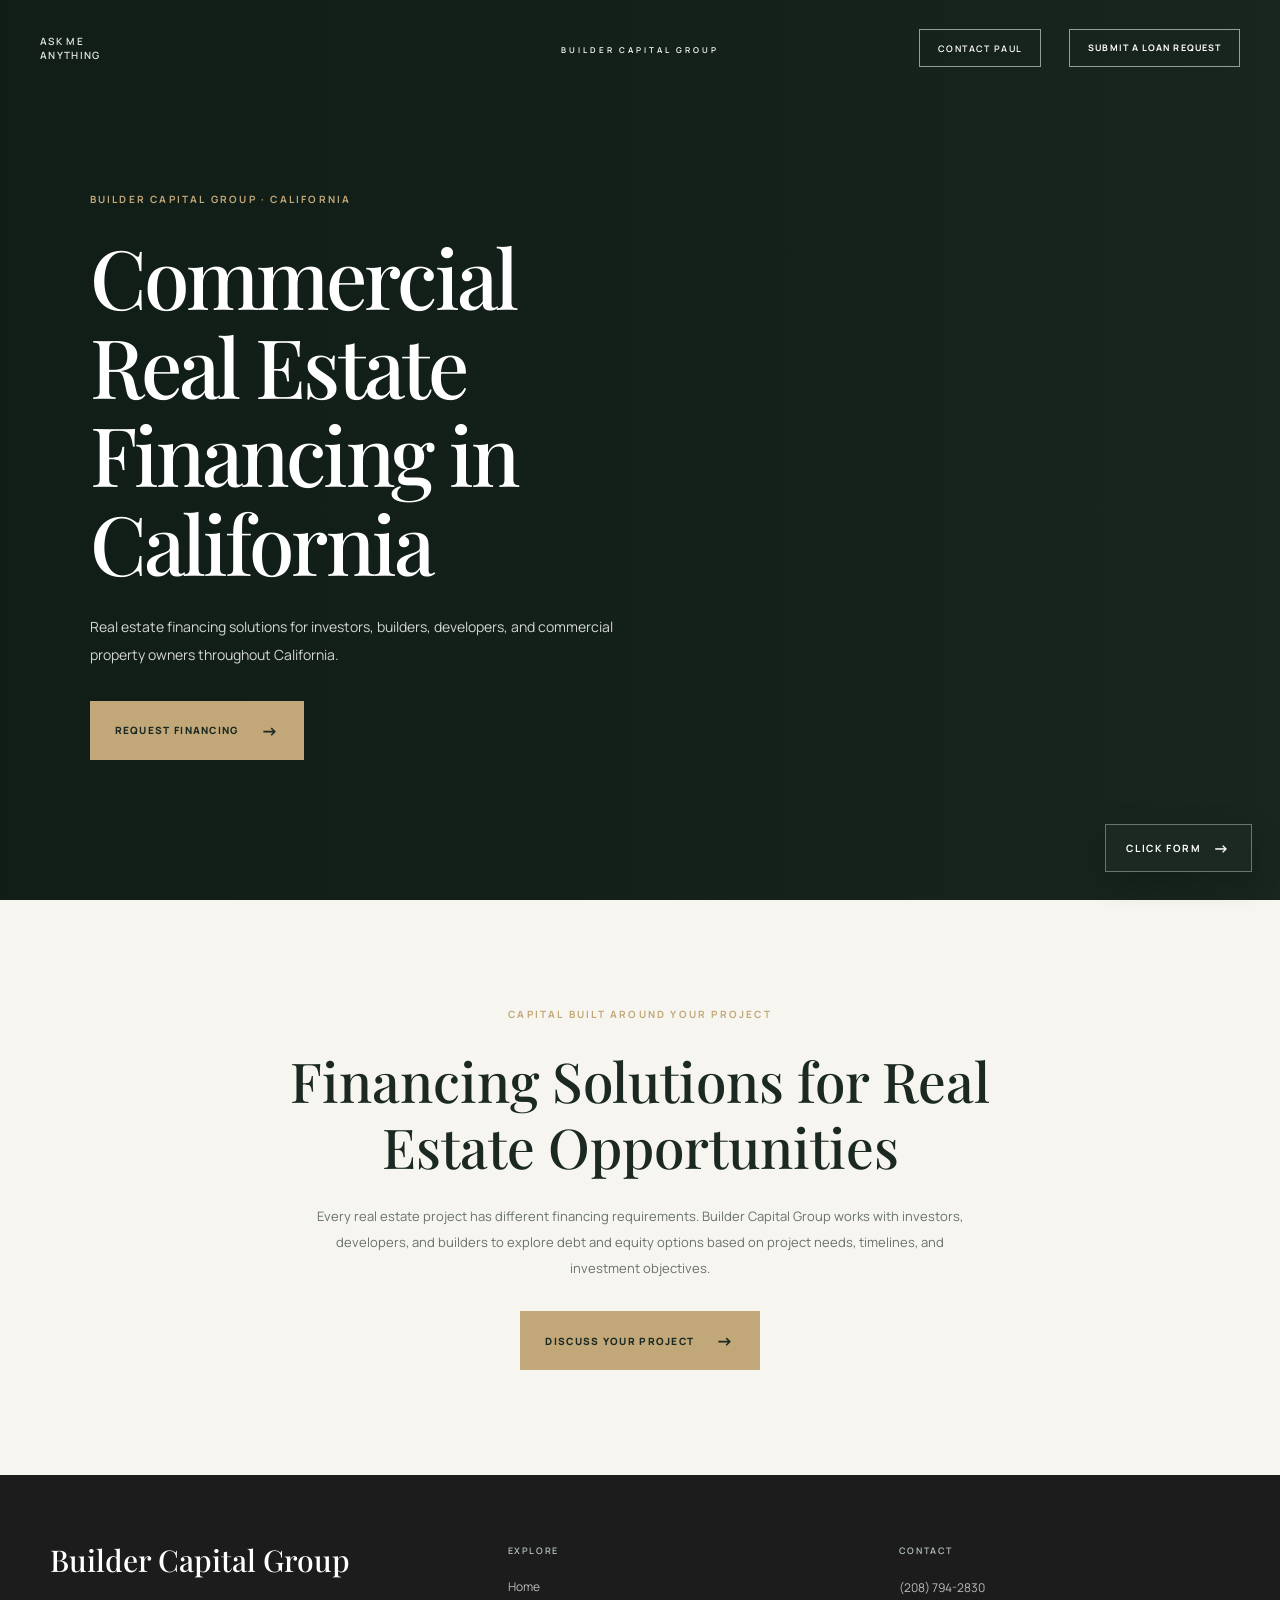
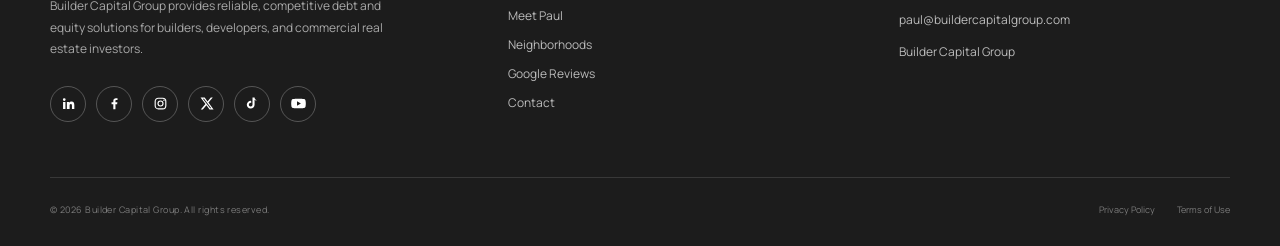
<file: pages/california.html>
<!DOCTYPE html>
<html lang="en">

<head>
    <meta charset="UTF-8">

    <meta
        name="viewport"
        content="width=device-width, initial-scale=1.0"
    >

    <title>
        Commercial Real Estate Financing in California | Builder Capital Group
    </title>

    <meta
        name="description"
        content="Explore commercial real estate financing solutions in California with Builder Capital Group. Connect with Paul Anderson to discuss your project financing needs."
    >

    <!-- GOOGLE FONTS -->
    <link rel="preconnect" href="https://fonts.googleapis.com">

    <link
        rel="preconnect"
        href="https://fonts.gstatic.com"
        crossorigin
    >

    <link
        href="https://fonts.googleapis.com/css2?family=Manrope:wght@400;500;600;700&family=Playfair+Display:wght@500;600&display=swap"
        rel="stylesheet"
    >

    <!-- CSS -->
    <link rel="stylesheet" href="../css/global.css">
    <link rel="stylesheet" href="../css/header.css">
    <link rel="stylesheet" href="../css/california.css">
    <link rel="stylesheet" href="../css/footer.css">

</head>

<body>

    <!-- =====================================
         HEADER
    ====================================== -->

    <header id="site-header">

        <div class="header-inner">

            <div class="header-left">

                <a
                    href="https://link.apisystem.tech/widget/form/OXfkhNZUjvGebsQqkaSK"
                    class="header-link"
                >
                    Ask Me<br>
                    Anything
                </a>

            </div>

            <a
                href="../index.html"
                class="header-logo"
            >
                <span class="header-logo-name"></span>

                <span class="header-logo-subtitle">
                    BUILDER CAPITAL GROUP
                </span>
            </a>

            <div class="header-right">

                <div class="header-dropdown"></div>

                <a
                    href="tel:+12087942830"
                    class="header-contact"
                >
                    Contact Paul
                </a>

                <a
                    href="https://link.apisystem.tech/widget/form/OXfkhNZUjvGebsQqkaSK"
                    class="header-loan-request"
                >
                    Submit a Loan Request
                </a>

            </div>

        </div>

    </header>


    <!-- =====================================
         MAIN
    ====================================== -->

    <main>

        <!-- =====================================
             CALIFORNIA HERO
        ====================================== -->

        <section class="california-hero">

            <video
                class="california-hero-video"
                autoplay
                muted
                loop
                playsinline
                preload="metadata"
                aria-hidden="true"
            >
                <source
                    src="../assets/images/background11.mp4"
                    type="video/mp4"
                >
            </video>

            <div class="california-hero-overlay"></div>

            <div class="california-container">

                <div class="california-hero-content">

                    <p class="california-eyebrow">
                        BUILDER CAPITAL GROUP · CALIFORNIA
                    </p>

                    <h1>
                        Commercial<br>
                        Real Estate<br>
                        Financing in California
                    </h1>

                    <p class="california-hero-description">
                        Real estate financing solutions for
                        investors, builders, developers, and
                        commercial property owners throughout California.
                    </p>

                    <a
                        href="https://link.apisystem.tech/widget/form/OXfkhNZUjvGebsQqkaSK"
                        class="california-button"
                    >
                        REQUEST FINANCING
                        <span>→</span>
                    </a>

                </div>

            </div>

        </section>


        <!-- =====================================
             INTRODUCTION
        ====================================== -->

        <section class="california-intro">

            <div class="california-intro-inner">

                <p class="california-eyebrow">
                    CAPITAL BUILT AROUND YOUR PROJECT
                </p>

                <h2>
                    Financing Solutions for Real Estate Opportunities
                </h2>

                <p>
                    Every real estate project has different financing
                    requirements. Builder Capital Group works with
                    investors, developers, and builders to explore
                    debt and equity options based on project needs,
                    timelines, and investment objectives.
                </p>

                <a
                    href="https://link.apisystem.tech/widget/form/OXfkhNZUjvGebsQqkaSK"
                    class="california-button"
                >
                    DISCUSS YOUR PROJECT
                    <span>→</span>
                </a>

            </div>

        </section>





    <!-- =====================================
         FOOTER
    ====================================== -->

    <footer id="site-footer">

        <div class="footer-inner">

            <div class="footer-top">

                <!-- BRAND -->

                <div class="footer-brand">

                    <a
                        href="../index.html"
                        class="footer-logo"
                    >
                        <span class="footer-logo-name">
                            Builder Capital Group
                        </span>
                    </a>

                    <p class="footer-description">
                        Builder Capital Group provides reliable,
                        competitive debt and equity solutions for
                        builders, developers, and commercial real
                        estate investors.
                    </p>

                    <div class="footer-social">

                        <a
                            href="https://www.linkedin.com/in/boiselender"
                            class="footer-social-link"
                            target="_blank"
                            rel="noopener noreferrer"
                            aria-label="LinkedIn"
                            title="LinkedIn"
                        >
                            <svg viewBox="0 0 24 24" aria-hidden="true">
                                <path d="M5.2 3.5a2.2 2.2 0 1 1-.02 4.4 2.2 2.2 0 0 1 .02-4.4ZM3.3 9.4h3.8v11.3H3.3V9.4Zm6.1 0H13v1.55h.05a4.05 4.05 0 0 1 3.65-2c3.9 0 4.6 2.56 4.6 5.9v5.85h-3.8v-5.18c0-1.24-.02-2.83-1.73-2.83-1.73 0-1.99 1.35-1.99 2.74v5.27H9.4V9.4Z"/>
                            </svg>
                        </a>

                        <a
                            href="https://www.facebook.com/people/Vertical-Funding-Capital/61551926698151/"
                            class="footer-social-link"
                            target="_blank"
                            rel="noopener noreferrer"
                            aria-label="Facebook"
                            title="Facebook"
                        >
                            <svg viewBox="0 0 24 24" aria-hidden="true">
                                <path d="M13.5 21v-8h2.7l.4-3.1h-3.1v-2c0-.9.3-1.5 1.6-1.5h1.7V3.6c-.3 0-1.3-.1-2.5-.1-2.5 0-4.2 1.5-4.2 4.3v2.1H7.3V13h2.8v8h3.4Z"/>
                            </svg>
                        </a>

                        <a
                            href="https://www.instagram.com/yourlender.paul"
                            class="footer-social-link"
                            target="_blank"
                            rel="noopener noreferrer"
                            aria-label="Instagram"
                            title="Instagram"
                        >
                            <svg viewBox="0 0 24 24" aria-hidden="true">
                                <rect x="3.5" y="3.5" width="17" height="17" rx="5" fill="none" stroke="currentColor" stroke-width="1.8"/>
                                <circle cx="12" cy="12" r="4" fill="none" stroke="currentColor" stroke-width="1.8"/>
                                <circle cx="17.5" cy="6.8" r="1.1"/>
                            </svg>
                        </a>

                        <a
                            href="https://x.com/BoiseLender"
                            class="footer-social-link"
                            target="_blank"
                            rel="noopener noreferrer"
                            aria-label="X"
                            title="X"
                        >
                            <svg viewBox="0 0 24 24" aria-hidden="true">
                                <path d="M18.9 2.5h3.2l-7 8 8.2 11h-6.4l-5-6.7-5.8 6.7H2.8l7.5-8.6L2.5 2.5h6.6l4.5 6.2 5.3-6.2Zm-1.1 17h1.8L8 4.4H6.1l11.7 15.1Z"/>
                            </svg>
                        </a>

                        <a
                            href="https://www.tiktok.com/@paulanderson24"
                            class="footer-social-link"
                            target="_blank"
                            rel="noopener noreferrer"
                            aria-label="TikTok"
                            title="TikTok"
                        >
                            <svg viewBox="0 0 24 24" aria-hidden="true">
                                <path d="M19.4 7.2a6.7 6.7 0 0 1-4.1-1.4v8.1a6.2 6.2 0 1 1-5.4-6.1v3.3a2.9 2.9 0 1 0 2.1 2.8V2.5h3.3c.2 2.2 1.6 4 3.8 4.5v.2h.3v3.2Z"/>
                            </svg>
                        </a>

                        <a
                            href="https://www.youtube.com/channel/UCzvhco1lGcD8_NBnT7oDdoQ"
                            class="footer-social-link"
                            target="_blank"
                            rel="noopener noreferrer"
                            aria-label="YouTube"
                            title="YouTube"
                        >
                            <svg viewBox="0 0 24 24" aria-hidden="true">
                                <path d="M23.2 7a3 3 0 0 0-2.1-2.1C19.2 4.4 12 4.4 12 4.4s-7.2 0-9.1.5A3 3 0 0 0 .8 7 31 31 0 0 0 .3 12a31 31 0 0 0 .5 5 3 3 0 0 0 2.1 2.1c1.9.5 9.1.5 9.1.5s7.2 0 9.1-.5a3 3 0 0 0 2.1-2.1 31 31 0 0 0 .5-5 31 31 0 0 0-.5-5ZM9.6 15.6V8.4l6.2 3.6-6.2 3.6Z"/>
                            </svg>
                        </a>

                    </div>

                </div>


                <!-- EXPLORE -->

                <div class="footer-column">

                    <h3 class="footer-heading">
                        Explore
                    </h3>

                    <div class="footer-links">

                        <a
                            href="../index.html"
                            class="footer-link"
                        >
                            Home
                        </a>

                        <a
                            href="meet-paul.html"
                            class="footer-link"
                        >
                            Meet Paul
                        </a>

                        <a
                            href="../index.html#neighborhoods"
                            class="footer-link"
                        >
                            Neighborhoods
                        </a>

                        <a
                            href="../index.html#testimonials"
                            class="footer-link"
                        >
                            Google Reviews
                        </a>

                        <a
                            href="contact.html"
                            class="footer-link"
                        >
                            Contact
                        </a>

                    </div>

                </div>


                <!-- CONTACT -->

                <div class="footer-column">

                    <h3 class="footer-heading">
                        Contact
                    </h3>

                    <div class="footer-contact-list">

                        <a
                            href="tel:+12087942830"
                            class="footer-contact-item"
                        >
                            (208) 794-2830
                        </a>

                        <a
                            href="mailto:paul@buildercapitalgroup.com"
                            class="footer-contact-item"
                        >
                            paul@buildercapitalgroup.com
                        </a>

                        <span class="footer-contact-item">
                            Builder Capital Group
                        </span>

                    </div>

                </div>

            </div>


            <!-- FOOTER BOTTOM -->

            <div class="footer-bottom">

                <p class="footer-copyright">
                    © 2026 Builder Capital Group.
                    All rights reserved.
                </p>

                <div class="footer-legal">

                    <a
                        href="#"
                        class="footer-legal-link"
                    >
                        Privacy Policy
                    </a>

                    <a
                        href="#"
                        class="footer-legal-link"
                    >
                        Terms of Use
                    </a>

                </div>

            </div>

        </div>

    </footer>


    <!-- FLOATING FORM -->

    <a
        href="https://link.apisystem.tech/widget/form/OXfkhNZUjvGebsQqkaSK"
        class="floating-form-button"
    >
        CLICK FORM
        <span>→</span>
    </a>


    <!-- JAVASCRIPT -->

    <script src="../js/navigation.js"></script>

</body>
</html>
</file>
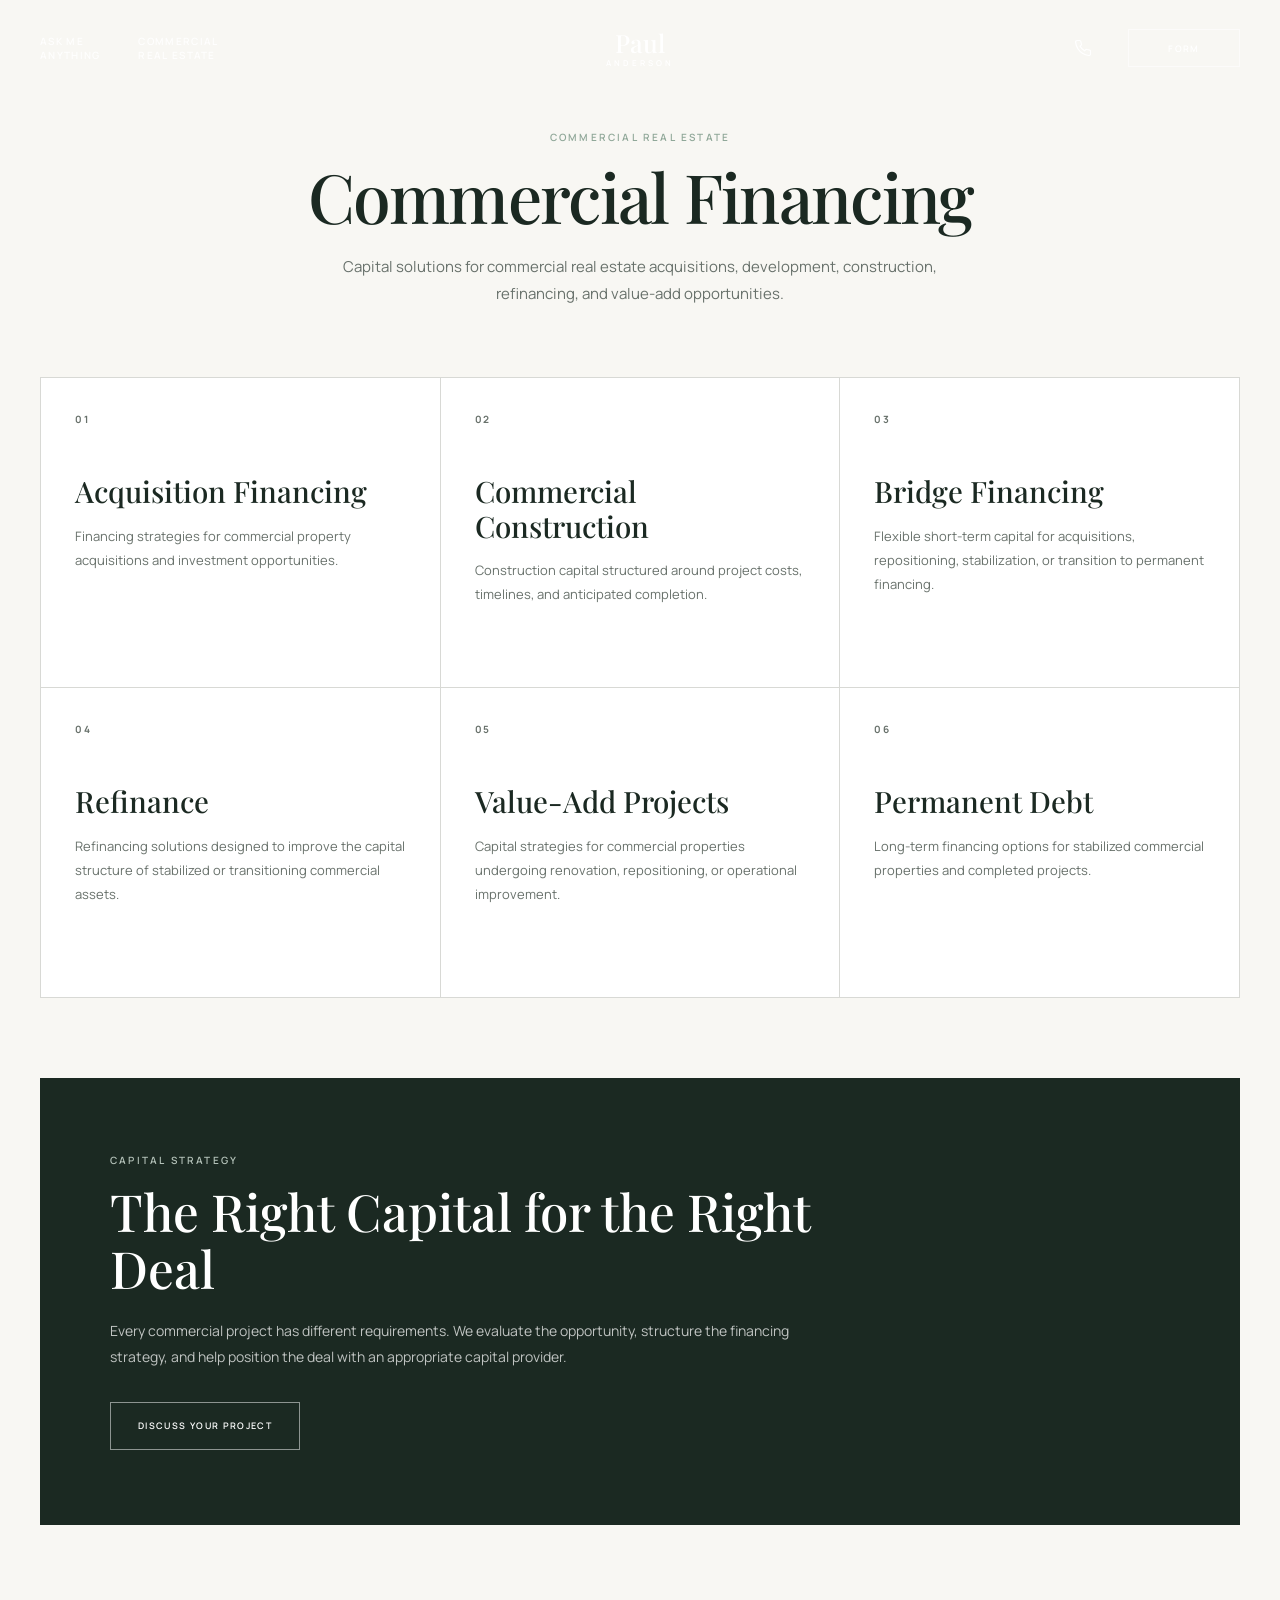
<file: pages/commercial-financing.html>
<!DOCTYPE html>
<html lang="en">
<head>
    <meta charset="UTF-8">
    <meta name="viewport" content="width=device-width, initial-scale=1.0">

    <title>Commercial Financing | Builder Capital Group</title>

    <meta
        name="description"
        content="Commercial real estate financing solutions from Builder Capital Group."
    >

    <!-- Google Fonts -->
    <link rel="preconnect" href="https://fonts.googleapis.com">
    <link rel="preconnect" href="https://fonts.gstatic.com" crossorigin>

    <link
        href="https://fonts.googleapis.com/css2?family=Manrope:wght@400;500;600;700&family=Playfair+Display:wght@400;500;600;700&display=swap"
        rel="stylesheet"
    >

    <!-- Shared CSS -->
    <link rel="stylesheet" href="../css/global.css">
    <link rel="stylesheet" href="../css/header.css">

    <!-- Page CSS -->
    <link rel="stylesheet" href="../css/services.css">

    <!-- Footer CSS -->
    <link rel="stylesheet" href="../css/footer.css">
</head>

<body>

    <!-- HEADER -->
    <header id="site-header">
        <div class="header-inner">

            <div class="header-left">

                <a href="meet-paul.html" class="header-link">
                    Ask Me<br>
                    Anything
                </a>

                <a
                    href="commercial-financing.html"
                    class="header-link"
                >
                    Commercial<br>
                    Real Estate
                </a>

            </div>

            <a href="../index.html" class="header-logo">
                <span class="header-logo-name">
                    Paul
                </span>

                <span class="header-logo-subtitle">
                    Anderson
                </span>
            </a>

            <div class="header-right">

                <a
                    href="tel:+12087942830"
                    class="header-phone"
                    aria-label="Call Paul Anderson"
                >
                    <svg
                        width="18"
                        height="18"
                        viewBox="0 0 24 24"
                        fill="none"
                        xmlns="http://www.w3.org/2000/svg"
                    >
                        <path
                            d="M22 16.92V20a2 2 0 0 1-2.18 2
                            19.79 19.79 0 0 1-8.63-3.07
                            19.5 19.5 0 0 1-6-6
                            A19.79 19.79 0 0 1 2.12 4.18
                            2 2 0 0 1 4.11 2h3.09
                            a2 2 0 0 1 2 1.72
                            c.12.9.33 1.78.62 2.63
                            a2 2 0 0 1-.45 2.11L8.06 9.73
                            a16 16 0 0 0 6 6l1.27-1.31
                            a2 2 0 0 1 2.11-.45
                            c.85.29 1.73.5 2.63.62
                            A2 2 0 0 1 22 16.92Z"
                            stroke="currentColor"
                            stroke-width="1.6"
                            stroke-linecap="round"
                            stroke-linejoin="round"
                        />
                    </svg>
                </a>

<a
    href="https://link.apisystem.tech/widget/form/ydYD1GKjwzjDTSsW3OqB"
    class="header-contact"
>
    Form
</a>

            </div>

        </div>
    </header>


    <!-- COMMERCIAL FINANCING -->
    <main>

        <section id="services">

            <div class="services-inner">

                <div class="services-heading">

                    <p class="services-eyebrow">
                        Commercial Real Estate
                    </p>

                    <h1 class="services-title">
                        Commercial Financing
                    </h1>

                    <p class="services-intro">
                        Capital solutions for commercial real estate
                        acquisitions, development, construction,
                        refinancing, and value-add opportunities.
                    </p>

                </div>


                <div class="services-grid">

                    <article class="service-card">

                        <span class="service-number">
                            01
                        </span>

                        <h2 class="service-title">
                            Acquisition Financing
                        </h2>

                        <p class="service-text">
                            Financing strategies for commercial
                            property acquisitions and investment
                            opportunities.
                        </p>

                    </article>


                    <article class="service-card">

                        <span class="service-number">
                            02
                        </span>

                        <h2 class="service-title">
                            Commercial Construction
                        </h2>

                        <p class="service-text">
                            Construction capital structured around
                            project costs, timelines, and anticipated
                            completion.
                        </p>

                    </article>


                    <article class="service-card">

                        <span class="service-number">
                            03
                        </span>

                        <h2 class="service-title">
                            Bridge Financing
                        </h2>

                        <p class="service-text">
                            Flexible short-term capital for acquisitions,
                            repositioning, stabilization, or transition
                            to permanent financing.
                        </p>

                    </article>


                    <article class="service-card">

                        <span class="service-number">
                            04
                        </span>

                        <h2 class="service-title">
                            Refinance
                        </h2>

                        <p class="service-text">
                            Refinancing solutions designed to improve
                            the capital structure of stabilized or
                            transitioning commercial assets.
                        </p>

                    </article>


                    <article class="service-card">

                        <span class="service-number">
                            05
                        </span>

                        <h2 class="service-title">
                            Value-Add Projects
                        </h2>

                        <p class="service-text">
                            Capital strategies for commercial properties
                            undergoing renovation, repositioning, or
                            operational improvement.
                        </p>

                    </article>


                    <article class="service-card">

                        <span class="service-number">
                            06
                        </span>

                        <h2 class="service-title">
                            Permanent Debt
                        </h2>

                        <p class="service-text">
                            Long-term financing options for stabilized
                            commercial properties and completed projects.
                        </p>

                    </article>

                </div>


                <div class="services-advisory">

                    <div class="services-advisory-content">

                        <p class="services-eyebrow">
                            Capital Strategy
                        </p>

                        <h2 class="services-advisory-title">
                            The Right Capital for the Right Deal
                        </h2>

                        <p class="services-advisory-text">
                            Every commercial project has different
                            requirements. We evaluate the opportunity,
                            structure the financing strategy, and help
                            position the deal with an appropriate
                            capital provider.
                        </p>

                        <a
                            href="contact.html"
                            class="services-button"
                        >
                            Discuss Your Project
                        </a>

                    </div>

                </div>

            </div>

        </section>

    </main>


    <!-- FOOTER -->
    <footer id="site-footer">
        <!-- Footer will be added later -->
    </footer>


    <!-- JAVASCRIPT -->
    <script src="../js/main.js"></script>
    <script src="../js/navigation.js"></script>

</body>
</html>
</file>
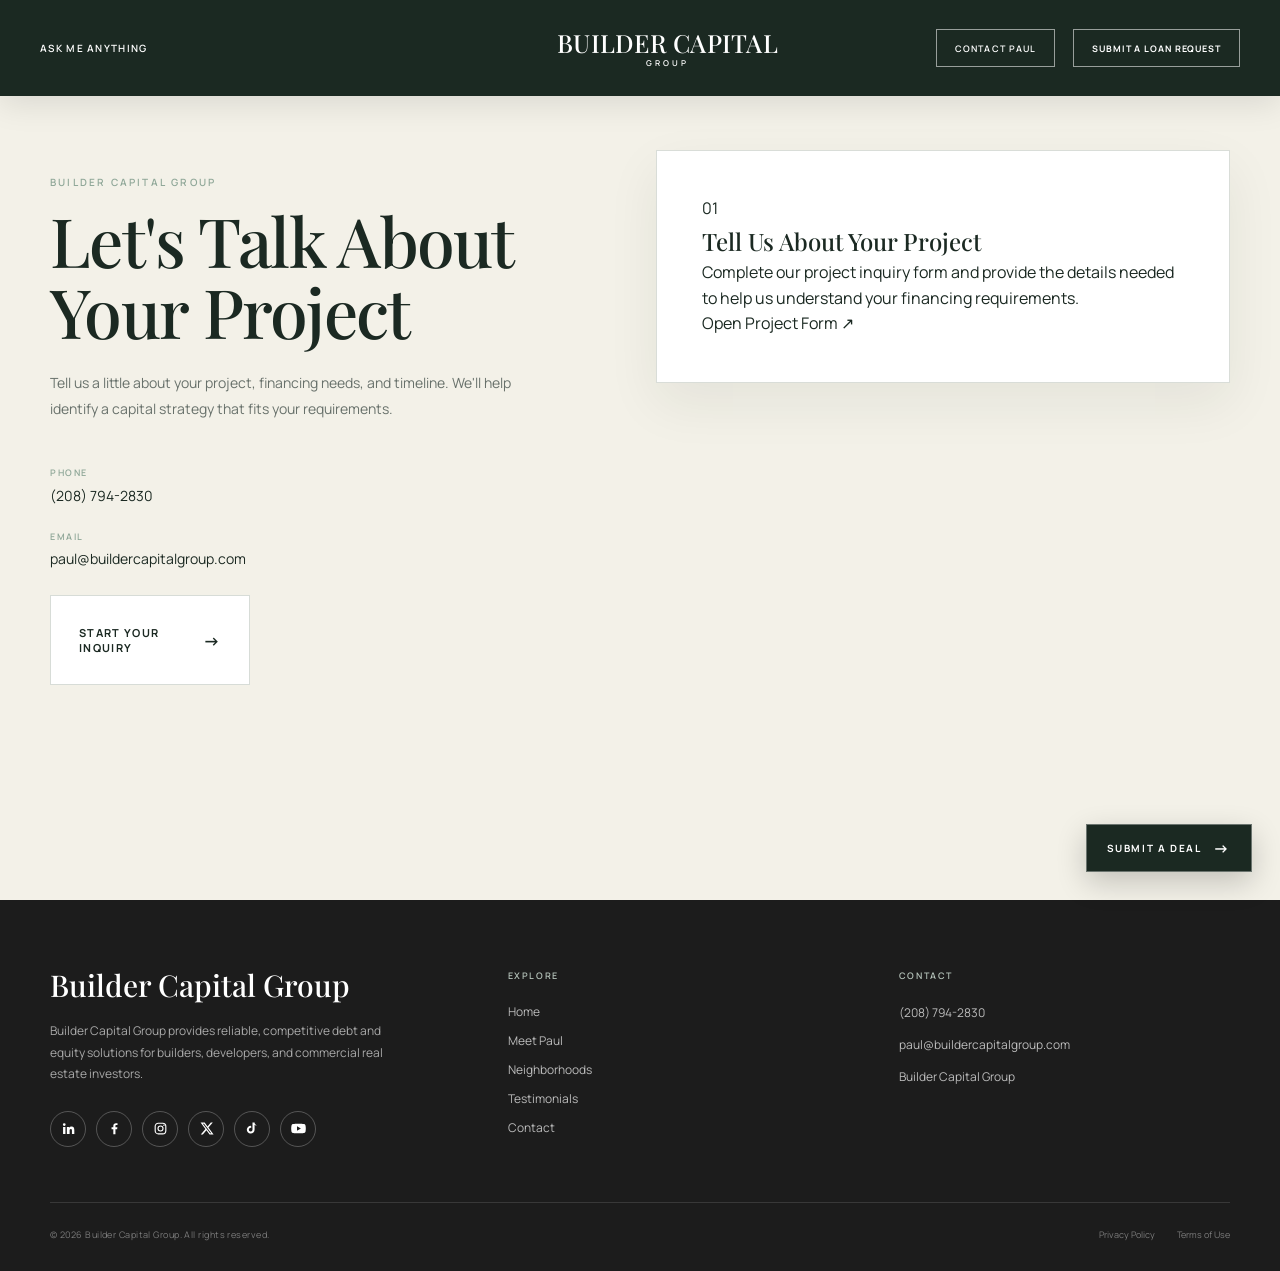
<file: pages/contact.html>
<!DOCTYPE html>
<html lang="en">

<head>
    <meta charset="UTF-8">
    <meta name="viewport" content="width=device-width, initial-scale=1.0">

    <title>Contact | Builder Capital Group</title>

    <meta
        name="description"
        content="Contact Paul Anderson and Builder Capital Group about your real estate financing project."
    >

    <!-- Google Fonts -->
    <link rel="preconnect" href="https://fonts.googleapis.com">
    <link rel="preconnect" href="https://fonts.gstatic.com" crossorigin>

    <link
        href="https://fonts.googleapis.com/css2?family=Manrope:wght@400;500;600;700&family=Playfair+Display:wght@400;500;600;700&display=swap"
        rel="stylesheet"
    >

    <!-- Shared CSS -->
    <link rel="stylesheet" href="../css/global.css">
    <link rel="stylesheet" href="../css/meet-paul.css">

    <!-- Contact CSS -->
    <link rel="stylesheet" href="../css/contact.css">

    <!-- Footer CSS -->
    <link rel="stylesheet" href="../css/footer.css">
</head>


<body>


     <!-- SHARED HEADER -->
    <header id="site-header">
        <div class="header-inner">

            <div class="header-left">
                <a href="https://link.apisystem.tech/widget/form/OXfkhNZUjvGebsQqkaSK" class="header-link">
                    Ask Me Anything
                </a>
            </div>

            <a href="../index.html" class="header-logo">
                <span class="header-logo-name">BUILDER CAPITAL</span>
                <span class="header-logo-subtitle">GROUP</span>
            </a>

            <div class="header-right">
<a
    href="tel:+12087942830"
    class="header-contact"
>
    Contact Paul
</a>

<a
    href="https://link.apisystem.tech/widget/form/OXfkhNZUjvGebsQqkaSK"
    class="header-loan-request"
>
    Submit a Loan Request
</a>
            </div>

        </div>
    </header>



    <!-- =========================================
         CONTACT
    ========================================== -->

    <main>

        <section id="contact">

            <div class="contact-inner">


                <!-- =================================
                     CONTACT CONTENT
                ================================== -->

                <div class="contact-content">

                    <p class="contact-eyebrow">
                        Builder Capital Group
                    </p>


                    <h1 class="contact-title">
                        Let's Talk About Your Project
                    </h1>


                    <p class="contact-intro">
                        Tell us a little about your project,
                        financing needs, and timeline. We'll
                        help identify a capital strategy that
                        fits your requirements.
                    </p>


                    <!-- =============================
                         CONTACT DETAILS
                    ============================== -->

                    <div class="contact-details">


                        <div class="contact-detail">

                            <span class="contact-detail-label">
                                Phone
                            </span>

                            <a
                                href="tel:+12087942830"
                                class="contact-detail-value"
                            >
                                (208) 794-2830
                            </a>

                        </div>


                        <div class="contact-detail">

                            <span class="contact-detail-label">
                                Email
                            </span>

                            <a
                                href="mailto:paul@buildercapitalgroup.com"
                                class="contact-detail-value"
                            >
                                paul@buildercapitalgroup.com
                            </a>
                                        <div class="contact-inquiry-box">

    <a href="https://link.apisystem.tech/widget/form/OXfkhNZUjvGebsQqkaSK"
       class="contact-inquiry-link">
        Start Your Inquiry
        <span>→</span>
    </a>

</div>
                        </div>

                    </div>

                </div>


                <!-- =================================
                     FORM PANEL
                ================================== -->

                <div class="contact-form-wrap">

                    <div class="contact-form-panel">

                        <span class="contact-form-panel-number">
                            01
                        </span>


                        <h2>
                            Tell Us About
                            Your Project
                        </h2>


                        <p>
                            Complete our project inquiry form
                            and provide the details needed to
                            help us understand your financing
                            requirements.
                        </p>


                        <a
                            href="https://link.apisystem.tech/widget/form/OXfkhNZUjvGebsQqkaSK"
                            class="contact-panel-button"
                        >
                            Open Project Form
                            <span>↗</span>
                        </a>

                    </div>

                </div>

            </div>

        </section>

    </main>



   <!-- =========================================
         FOOTER
    ========================================== -->

    <footer id="site-footer">

        <div class="footer-inner">

            <div class="footer-top">


                <div class="footer-brand">

                    <a
                        href="index.html"
                        class="footer-logo"
                    >
                        <span class="footer-logo-name">
                            Builder Capital Group
                        </span>

                    </a>


                    <p class="footer-description">
                        Builder Capital Group provides reliable,
                        competitive debt and equity solutions for
                        builders, developers, and commercial real
                        estate investors.
                    </p>


 <div class="footer-social">

    <!-- LinkedIn -->
    <a href="https://www.linkedin.com/in/boiselender"
       class="footer-social-link"
       target="_blank"
       rel="noopener noreferrer"
       aria-label="LinkedIn"
       title="LinkedIn">
        <svg viewBox="0 0 24 24" aria-hidden="true">
            <path d="M5.2 3.5a2.2 2.2 0 1 1-.02 4.4 2.2 2.2 0 0 1 .02-4.4ZM3.3 9.4h3.8v11.3H3.3V9.4Zm6.1 0H13v1.55h.05a4.05 4.05 0 0 1 3.65-2c3.9 0 4.6 2.56 4.6 5.9v5.85h-3.8v-5.18c0-1.24-.02-2.83-1.73-2.83-1.73 0-1.99 1.35-1.99 2.74v5.27H9.4V9.4Z"/>
        </svg>
    </a>

    <!-- Facebook -->
    <a href="https://www.facebook.com/people/Vertical-Funding-Capital/61551926698151/"
       class="footer-social-link"
       target="_blank"
       rel="noopener noreferrer"
       aria-label="Facebook"
       title="Facebook">
        <svg viewBox="0 0 24 24" aria-hidden="true">
            <path d="M13.5 21v-8h2.7l.4-3.1h-3.1v-2c0-.9.3-1.5 1.6-1.5h1.7V3.6c-.3 0-1.3-.1-2.5-.1-2.5 0-4.2 1.5-4.2 4.3v2.1H7.3V13h2.8v8h3.4Z"/>
        </svg>
    </a>

    <!-- Instagram -->
    <a href="https://www.instagram.com/yourlender.paul"
       class="footer-social-link"
       target="_blank"
       rel="noopener noreferrer"
       aria-label="Instagram"
       title="Instagram">
        <svg viewBox="0 0 24 24" aria-hidden="true">
            <rect x="3.5" y="3.5" width="17" height="17" rx="5"
                  fill="none" stroke="currentColor" stroke-width="1.8"/>
            <circle cx="12" cy="12" r="4"
                    fill="none" stroke="currentColor" stroke-width="1.8"/>
            <circle cx="17.5" cy="6.8" r="1.1"/>
        </svg>
    </a>

    <!-- X -->
    <a href="https://x.com/BoiseLender"
       class="footer-social-link"
       target="_blank"
       rel="noopener noreferrer"
       aria-label="X"
       title="X">
        <svg viewBox="0 0 24 24" aria-hidden="true">
            <path d="M18.9 2.5h3.2l-7 8 8.2 11h-6.4l-5-6.7-5.8 6.7H2.8l7.5-8.6L2.5 2.5h6.6l4.5 6.2 5.3-6.2Zm-1.1 17h1.8L8 4.4H6.1l11.7 15.1Z"/>
        </svg>
    </a>

    <!-- TikTok -->
    <a href="https://www.tiktok.com/@paulanderson24"
       class="footer-social-link"
       target="_blank"
       rel="noopener noreferrer"
       aria-label="TikTok"
       title="TikTok">
        <svg viewBox="0 0 24 24" aria-hidden="true">
            <path d="M19.4 7.2a6.7 6.7 0 0 1-4.1-1.4v8.1a6.2 6.2 0 1 1-5.4-6.1v3.3a2.9 2.9 0 1 0 2.1 2.8V2.5h3.3c.2 2.2 1.6 4 3.8 4.5v.2h.3v3.2Z"/>
        </svg>
    </a>

    <!-- YouTube -->
    <a href="https://www.youtube.com/channel/UCzvhco1lGcD8_NBnT7oDdoQ"
       class="footer-social-link"
       target="_blank"
       rel="noopener noreferrer"
       aria-label="YouTube"
       title="YouTube">
        <svg viewBox="0 0 24 24" aria-hidden="true">
            <path d="M23.2 7a3 3 0 0 0-2.1-2.1C19.2 4.4 12 4.4 12 4.4s-7.2 0-9.1.5A3 3 0 0 0 .8 7 31 31 0 0 0 .3 12a31 31 0 0 0 .5 5 3 3 0 0 0 2.1 2.1c1.9.5 9.1.5 9.1.5s7.2 0 9.1-.5a3 3 0 0 0 2.1-2.1 31 31 0 0 0 .5-5 31 31 0 0 0-.5-5ZM9.6 15.6V8.4l6.2 3.6-6.2 3.6Z"/>
        </svg>
    </a>
</div>
</div>


           <div class="footer-column">

                    <h3 class="footer-heading">
                        Explore
                    </h3>


                    <div class="footer-links">

                        <a
                            href="../index.html"
                            class="footer-link"
                        >
                            Home
                        </a>

                        <a
                            href="pages/../meet-paul.html"
                            class="footer-link"
                        >
                            Meet Paul
                        </a>

            


<a
    href="../index.html#neighborhoods"
    class="footer-link"
>
    Neighborhoods
</a>

<a
    href="../index.html#testimonials"
    class="footer-link"
>
    Testimonials
</a>

                        <a
                            href="pages/../contact.html"
                            class="footer-link"
                        >
                            Contact
                        </a>

                    </div>

                </div>


                <div class="footer-column">

                    <h3 class="footer-heading">
                        Contact
                    </h3>


                    <div class="footer-contact-list">

                        <a
                            href="tel:+12087942830"
                            class="footer-contact-item"
                        >
                            (208) 794-2830
                        </a>

                        <a
                            href="mailto:paul@buildercapitalgroup.com"
                            class="footer-contact-item"
                        >
                            paul@buildercapitalgroup.com
                        </a>

                        <span class="footer-contact-item">
                            Builder Capital Group
                        </span>

                    </div>

                </div>

            </div>


            <div class="footer-bottom">

                <p class="footer-copyright">
                    © 2026 Builder Capital Group.
                    All rights reserved.
                </p>


                <div class="footer-legal">

                    <a
                        href="#"
                        class="footer-legal-link"
                    >
                        Privacy Policy
                    </a>

                    <a
                        href="#"
                        class="footer-legal-link"
                    >
                        Terms of Use
                    </a>

                </div>

            </div>

        </div>

    </footer>

        <!-- FLOATING FORM BUTTON -->
<a
    href="https://link.apisystem.tech/widget/form/OXfkhNZUjvGebsQqkaSK"
    class="floating-form-button"
>
    SUBMIT A DEAL
    <span>→</span>
</a>



    <!-- =========================================
         JAVASCRIPT
    ========================================== -->

    <script src="../js/main.js"></script>
    <script src="../js/navigation.js"></script>

</body>

</html>
</file>
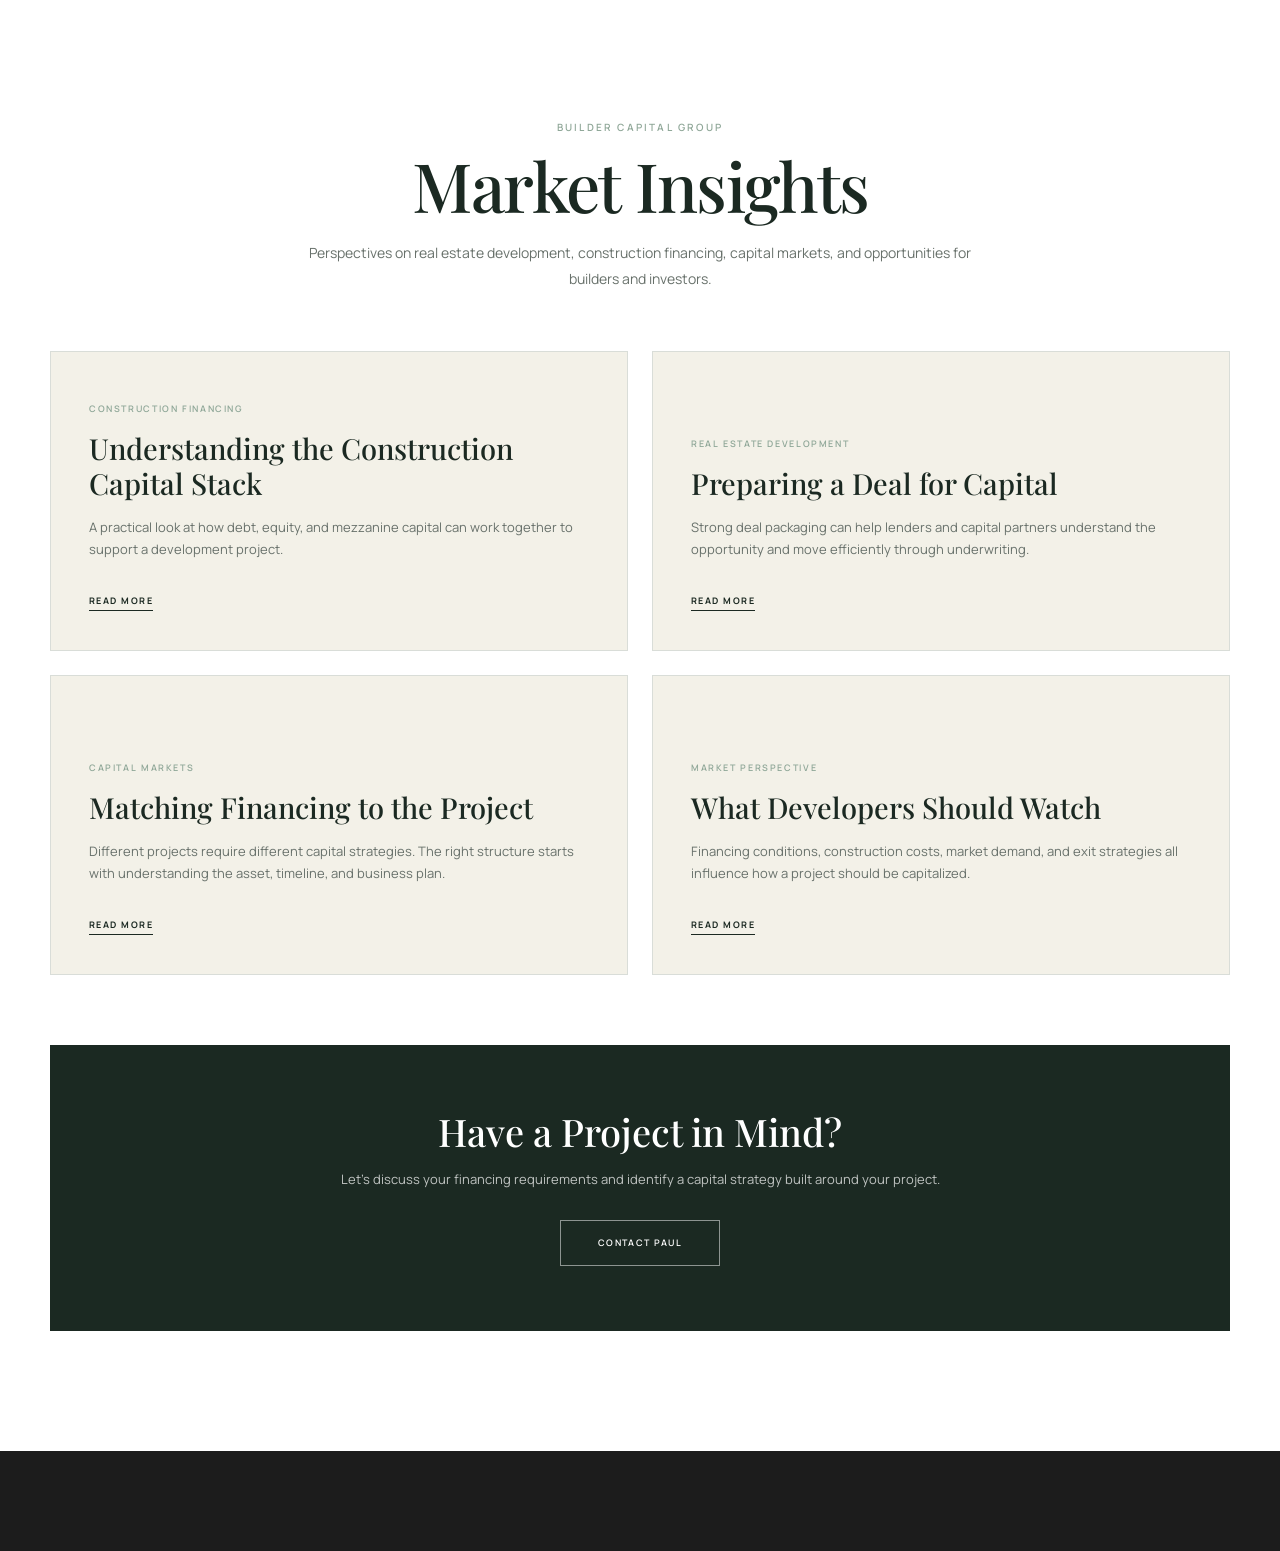
<file: pages/market-insights.html>
<!DOCTYPE html>
<html lang="en">
<head>
    <meta charset="UTF-8">
    <meta name="viewport" content="width=device-width, initial-scale=1.0">

    <title>Market Insights | Builder Capital Group</title>

    <meta
        name="description"
        content="Real estate market insights and financing perspectives from Builder Capital Group."
    >

    <!-- Google Fonts -->
    <link rel="preconnect" href="https://fonts.googleapis.com">
    <link rel="preconnect" href="https://fonts.gstatic.com" crossorigin>

    <link
        href="https://fonts.googleapis.com/css2?family=Manrope:wght@400;500;600;700&family=Playfair+Display:wght@400;500;600;700&display=swap"
        rel="stylesheet"
    >

    <!-- Shared CSS -->
    <link rel="stylesheet" href="../css/global.css">
    <link rel="stylesheet" href="../css/header.css">

    <!-- Page CSS -->
    <link rel="stylesheet" href="../css/featured.css">

    <!-- Footer CSS -->
    <link rel="stylesheet" href="../css/footer.css">
</head>

<body>

    <!-- =========================
         HEADER
    ========================== -->
    <header id="site-header">
        <div class="header-inner">

            <div class="header-left">

                <a href="meet-paul.html" class="header-link">
                    Ask Me<br>
                    Anything
                </a>

                <a href="commercial-financing.html" class="header-link">
                    Commercial<br>
                    Real Estate
                </a>

            </div>


            <a href="../index.html" class="header-logo">

                <span class="header-logo-name">
                    Paul
                </span>

                <span class="header-logo-subtitle">
                    Anderson
                </span>

            </a>


            <div class="header-right">

                <a
                    href="tel:+12087942830"
                    class="header-phone"
                    aria-label="Call Paul Anderson"
                >
                    <svg
                        width="18"
                        height="18"
                        viewBox="0 0 24 24"
                        fill="none"
                        xmlns="http://www.w3.org/2000/svg"
                    >
                        <path
                            d="M22 16.92V20a2 2 0 0 1-2.18 2
                            19.79 19.79 0 0 1-8.63-3.07
                            19.5 19.5 0 0 1-6-6
                            A19.79 19.79 0 0 1 2.12 4.18
                            2 2 0 0 1 4.11 2h3.09
                            a2 2 0 0 1 2 1.72
                            c.12.9.33 1.78.62 2.63
                            a2 2 0 0 1-.45 2.11L8.06 9.73
                            a16 16 0 0 0 6 6l1.27-1.31
                            a2 2 0 0 1 2.11-.45
                            c.85.29 1.73.5 2.63.62
                            A2 2 0 0 1 22 16.92Z"
                            stroke="currentColor"
                            stroke-width="1.6"
                            stroke-linecap="round"
                            stroke-linejoin="round"
                        />
                    </svg>
                </a>

<a
    href="https://link.apisystem.tech/widget/form/ydYD1GKjwzjDTSsW3OqB"
    class="header-contact"
>
    Form
</a>

            </div>

        </div>
    </header>


    <!-- =========================
         MARKET INSIGHTS
    ========================== -->
    <main>

        <section id="featured">

            <div class="featured-inner">

                <div class="featured-heading">

                    <p class="featured-eyebrow">
                        Builder Capital Group
                    </p>

                    <h1 class="featured-title">
                        Market Insights
                    </h1>

                    <p class="featured-intro">
                        Perspectives on real estate development,
                        construction financing, capital markets,
                        and opportunities for builders and investors.
                    </p>

                </div>


                <div class="featured-grid">

                    <!-- ARTICLE 01 -->
                    <article class="featured-card">

                        <div class="featured-card-content">

                            <span class="featured-category">
                                Construction Financing
                            </span>

                            <h2 class="featured-card-title">
                                Understanding the Construction
                                Capital Stack
                            </h2>

                            <p class="featured-card-text">
                                A practical look at how debt, equity,
                                and mezzanine capital can work together
                                to support a development project.
                            </p>

                            <a
                                href="#"
                                class="featured-link"
                            >
                                Read More
                            </a>

                        </div>

                    </article>


                    <!-- ARTICLE 02 -->
                    <article class="featured-card">

                        <div class="featured-card-content">

                            <span class="featured-category">
                                Real Estate Development
                            </span>

                            <h2 class="featured-card-title">
                                Preparing a Deal for Capital
                            </h2>

                            <p class="featured-card-text">
                                Strong deal packaging can help lenders
                                and capital partners understand the
                                opportunity and move efficiently
                                through underwriting.
                            </p>

                            <a
                                href="#"
                                class="featured-link"
                            >
                                Read More
                            </a>

                        </div>

                    </article>


                    <!-- ARTICLE 03 -->
                    <article class="featured-card">

                        <div class="featured-card-content">

                            <span class="featured-category">
                                Capital Markets
                            </span>

                            <h2 class="featured-card-title">
                                Matching Financing to the Project
                            </h2>

                            <p class="featured-card-text">
                                Different projects require different
                                capital strategies. The right structure
                                starts with understanding the asset,
                                timeline, and business plan.
                            </p>

                            <a
                                href="#"
                                class="featured-link"
                            >
                                Read More
                            </a>

                        </div>

                    </article>


                    <!-- ARTICLE 04 -->
                    <article class="featured-card">

                        <div class="featured-card-content">

                            <span class="featured-category">
                                Market Perspective
                            </span>

                            <h2 class="featured-card-title">
                                What Developers Should Watch
                            </h2>

                            <p class="featured-card-text">
                                Financing conditions, construction
                                costs, market demand, and exit
                                strategies all influence how a project
                                should be capitalized.
                            </p>

                            <a
                                href="#"
                                class="featured-link"
                            >
                                Read More
                            </a>

                        </div>

                    </article>

                </div>


                <div class="featured-cta">

                    <h2 class="featured-cta-title">
                        Have a Project in Mind?
                    </h2>

                    <p class="featured-cta-text">
                        Let's discuss your financing requirements
                        and identify a capital strategy built around
                        your project.
                    </p>

                    <a
                        href="contact.html"
                        class="featured-button"
                    >
                        Contact Paul
                    </a>

                </div>

            </div>

        </section>

    </main>


    <!-- =========================
         FOOTER
    ========================== -->
    <footer id="site-footer">
        <!-- Footer will be added later -->
    </footer>


    <!-- =========================
         JAVASCRIPT
    ========================== -->
    <script src="../js/main.js"></script>
    <script src="../js/navigation.js"></script>

</body>
</html>
</file>
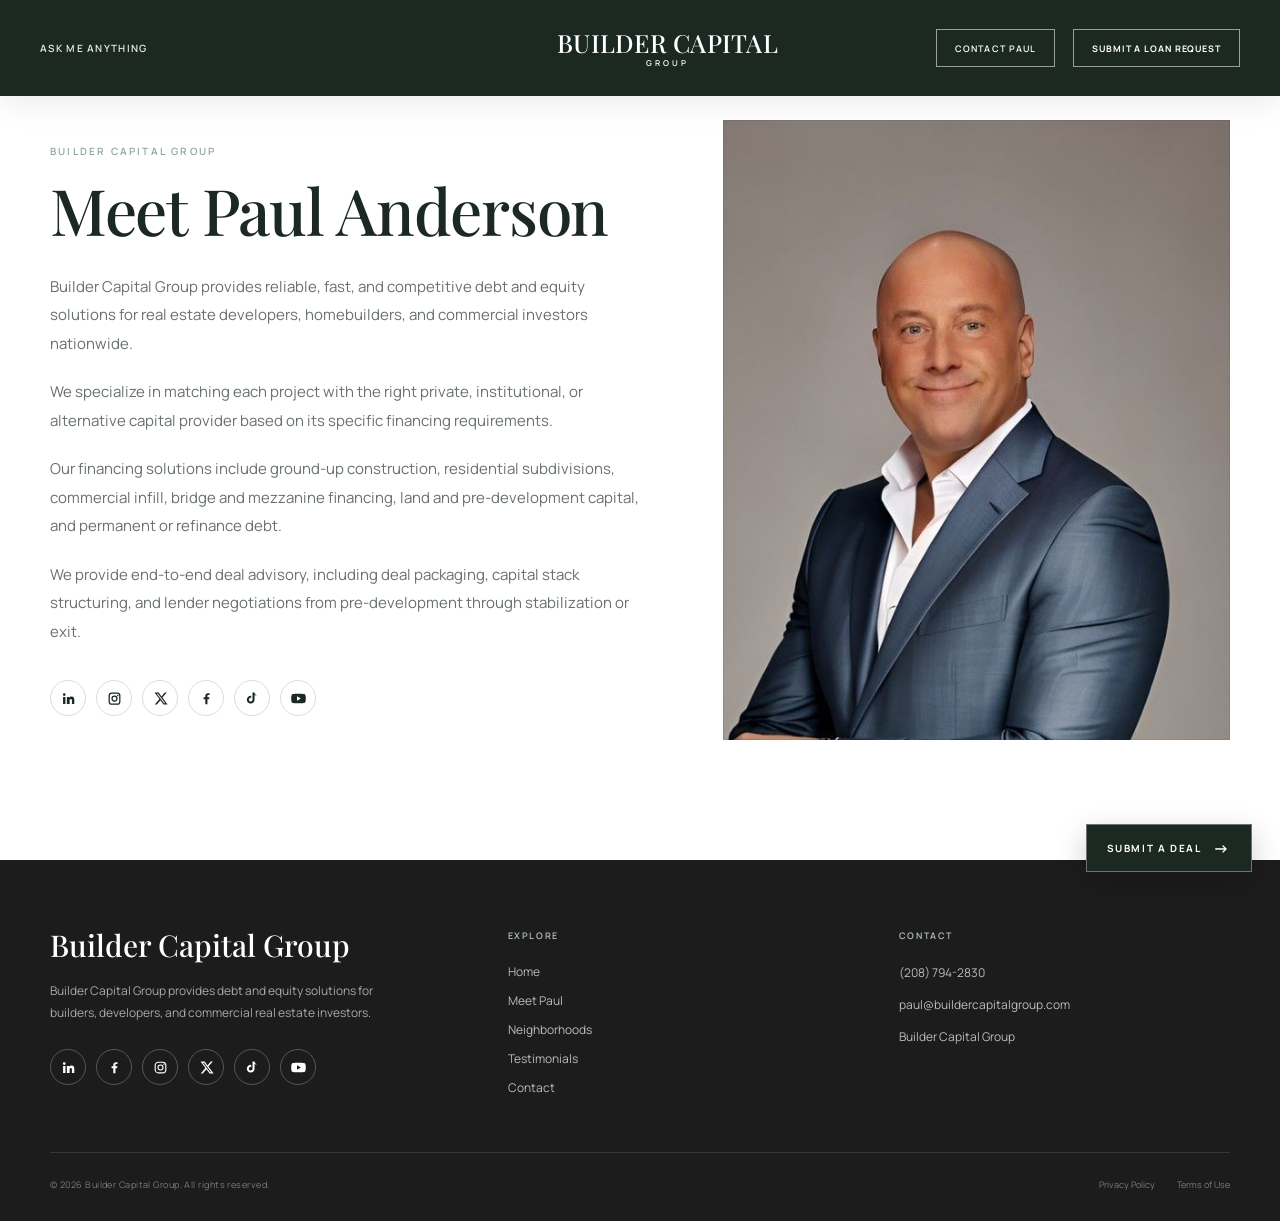
<file: pages/meet-paul.html>
<!DOCTYPE html>
<html lang="en">
<head>
    <meta charset="UTF-8">
    <meta name="viewport" content="width=device-width, initial-scale=1.0">

    <title>Meet Paul | Builder Capital Group</title>
    <meta name="description" content="Meet Paul Anderson of Builder Capital Group.">

    <!-- Google Fonts -->
    <link rel="preconnect" href="https://fonts.googleapis.com">
    <link rel="preconnect" href="https://fonts.gstatic.com" crossorigin>
    <link href="https://fonts.googleapis.com/css2?family=Manrope:wght@400;500;600;700&family=Playfair+Display:wght@400;500;600;700&display=swap" rel="stylesheet">

    <!-- Shared CSS -->
    <link rel="stylesheet" href="../css/global.css">
    <link rel="stylesheet" href="../css/about.css">
    <link rel="stylesheet" href="../css/footer.css">
    <link rel="stylesheet" href="../css/meet-paul.css">
</head>

<body>

    <!-- SHARED HEADER -->
    <header id="site-header">
        <div class="header-inner">

            <div class="header-left">
                <a href="https://link.apisystem.tech/widget/form/OXfkhNZUjvGebsQqkaSK" class="header-link">
                    Ask Me Anything
                </a>
            </div>

            <a href="../index.html" class="header-logo">
                <span class="header-logo-name">BUILDER CAPITAL</span>
                <span class="header-logo-subtitle">GROUP</span>
            </a>

            <div class="header-right">
<a
    href="tel:+12087942830"
    class="header-contact"
>
    Contact Paul
</a>

<a
    href="https://link.apisystem.tech/widget/form/OXfkhNZUjvGebsQqkaSK"
    class="header-loan-request"
>
    Submit a Loan Request
</a>
            </div>

        </div>
    </header>

    <main>

        <!-- MEET PAUL -->
        <section id="about">
            <div class="about-inner">

                <!-- LEFT: TEXT AND SOCIALS -->
                <div class="about-content">

                    <p class="about-eyebrow">Builder Capital Group</p>

                    <h1 class="about-title">Meet Paul Anderson</h1>

                    <p class="about-text">
                        Builder Capital Group provides reliable, fast,
                        and competitive debt and equity solutions for
                        real estate developers, homebuilders, and
                        commercial investors nationwide.
                    </p>

                    <p class="about-text">
                        We specialize in matching each project with
                        the right private, institutional, or alternative
                        capital provider based on its specific financing
                        requirements.
                    </p>

                    <p class="about-text">
                        Our financing solutions include ground-up
                        construction, residential subdivisions,
                        commercial infill, bridge and mezzanine
                        financing, land and pre-development capital,
                        and permanent or refinance debt.
                    </p>

                    <p class="about-text">
                        We provide end-to-end deal advisory, including
                        deal packaging, capital stack structuring,
                        and lender negotiations from pre-development
                        through stabilization or exit.
                    </p>

                    <!-- SOCIAL ICONS -->
                    <div class="about-social">

                        <a href="https://www.linkedin.com/in/boiselender"
                           class="about-social-link"
                           target="_blank" rel="noopener noreferrer"
                           aria-label="LinkedIn" title="LinkedIn">
                            <svg viewBox="0 0 24 24" aria-hidden="true">
                                <path d="M5.2 3.5a2.2 2.2 0 1 1-.02 4.4 2.2 2.2 0 0 1 .02-4.4ZM3.3 9.4h3.8v11.3H3.3V9.4Zm6.1 0H13v1.55h.05a4.05 4.05 0 0 1 3.65-2c3.9 0 4.6 2.56 4.6 5.9v5.85h-3.8v-5.18c0-1.24-.02-2.83-1.73-2.83-1.73 0-1.99 1.35-1.99 2.74v5.27H9.4V9.4Z"/>
                            </svg>
                        </a>

                        <a href="https://www.instagram.com/yourlender.paul"
                           class="about-social-link"
                           target="_blank" rel="noopener noreferrer"
                           aria-label="Instagram" title="Instagram">
                            <svg viewBox="0 0 24 24" aria-hidden="true">
                                <path d="M7.5 2.5h9A5 5 0 0 1 21.5 7v10a5 5 0 0 1-5 5h-9a5 5 0 0 1-5-5V7a5 5 0 0 1 5-4.5Zm0 2A3 3 0 0 0 4.5 7v10a3 3 0 0 0 3 3h9a3 3 0 0 0 3-3V7a3 3 0 0 0-3-2.5h-9ZM12 7a5 5 0 1 1 0 10 5 5 0 0 1 0-10Zm0 2a3 3 0 1 0 0 6 3 3 0 0 0 0-6Zm5.2-3.2a1.2 1.2 0 1 1 0 2.4 1.2 1.2 0 0 1 0-2.4Z"/>
                            </svg>
                        </a>

                        <a href="https://x.com/BoiseLender"
                           class="about-social-link"
                           target="_blank" rel="noopener noreferrer"
                           aria-label="X" title="X">
                            <svg viewBox="0 0 24 24" aria-hidden="true">
                                <path d="M18.9 2.5h3.2l-7 8 8.2 11h-6.4l-5-6.7-5.8 6.7H2.8l7.5-8.6L2.5 2.5h6.6l4.5 6.2 5.3-6.2Zm-1.1 17h1.8L8 4.4H6.1l11.7 15.1Z"/>
                            </svg>
                        </a>

                        <a href="https://www.facebook.com/people/Vertical-Funding-Capital/61551926698151/"
                           class="about-social-link"
                           target="_blank" rel="noopener noreferrer"
                           aria-label="Facebook" title="Facebook">
                            <svg viewBox="0 0 24 24" aria-hidden="true">
                                <path d="M13.5 21v-8h2.7l.4-3.1h-3.1v-2c0-.9.3-1.5 1.6-1.5h1.7V3.6c-.3 0-1.3-.1-2.5-.1-2.5 0-4.2 1.5-4.2 4.3v2.1H7.3V13h2.8v8h3.4Z"/>
                            </svg>
                        </a>

                        <a href="https://www.tiktok.com/@paulanderson24"
                           class="about-social-link"
                           target="_blank" rel="noopener noreferrer"
                           aria-label="TikTok" title="TikTok">
                            <svg viewBox="0 0 24 24" aria-hidden="true">
                                <path d="M19.4 7.2a6.7 6.7 0 0 1-4.1-1.4v8.1a6.2 6.2 0 1 1-5.4-6.1v3.3a2.9 2.9 0 1 0 2.1 2.8V2.5h3.3c.2 2.2 1.6 4 3.8 4.5v.2c.1 0 .2 0 .3 0v3.2Z"/>
                            </svg>
                        </a>

                        <a href="https://www.youtube.com/channel/UCzvhco1lGcD8_NBnT7oDdoQ"
                           class="about-social-link youtube"
                           target="_blank" rel="noopener noreferrer"
                           aria-label="YouTube" title="YouTube">
                            <svg viewBox="0 0 24 24" aria-hidden="true">
                                <path d="M23.2 7a3 3 0 0 0-2.1-2.1C19.2 4.4 12 4.4 12 4.4s-7.2 0-9.1.5A3 3 0 0 0 .8 7 31 31 0 0 0 .3 12a31 31 0 0 0 .5 5 3 3 0 0 0 2.1 2.1c1.9.5 9.1.5 9.1.5s7.2 0 9.1-.5a3 3 0 0 0 2.1-2.1 31 31 0 0 0 .5-5 31 31 0 0 0-.5-5ZM9.6 15.6V8.4l6.2 3.6-6.2 3.6Z"/>
                            </svg>
                        </a>

                    </div>
                </div>

                <!-- RIGHT: PAUL IMAGE
                     Keep this OUTSIDE .about-content -->
                <div class="about-image-wrap">
                    <img
                        class="about-image"
                        src="../assets/images/paul-anderson.png"
                        alt="Paul Anderson"
                    >
                </div>

            </div>
        </section>

    </main>

    <!-- SHARED FOOTER -->
    <footer id="site-footer">
        <div class="footer-inner">

            <div class="footer-top">

                <div class="footer-brand">
                    <a href="../index.html" class="footer-logo">
                        <span class="footer-logo-name">Builder Capital Group</span>
                    </a>

                    <p class="footer-description">
                        Builder Capital Group provides debt and equity
                        solutions for builders, developers, and commercial
                        real estate investors.
                    </p>

 <div class="footer-social">

    <!-- LinkedIn -->
    <a href="https://www.linkedin.com/in/boiselender"
       class="footer-social-link"
       target="_blank"
       rel="noopener noreferrer"
       aria-label="LinkedIn"
       title="LinkedIn">
        <svg viewBox="0 0 24 24" aria-hidden="true">
            <path d="M5.2 3.5a2.2 2.2 0 1 1-.02 4.4 2.2 2.2 0 0 1 .02-4.4ZM3.3 9.4h3.8v11.3H3.3V9.4Zm6.1 0H13v1.55h.05a4.05 4.05 0 0 1 3.65-2c3.9 0 4.6 2.56 4.6 5.9v5.85h-3.8v-5.18c0-1.24-.02-2.83-1.73-2.83-1.73 0-1.99 1.35-1.99 2.74v5.27H9.4V9.4Z"/>
        </svg>
    </a>

    <!-- Facebook -->
    <a href="https://www.facebook.com/people/Vertical-Funding-Capital/61551926698151/"
       class="footer-social-link"
       target="_blank"
       rel="noopener noreferrer"
       aria-label="Facebook"
       title="Facebook">
        <svg viewBox="0 0 24 24" aria-hidden="true">
            <path d="M13.5 21v-8h2.7l.4-3.1h-3.1v-2c0-.9.3-1.5 1.6-1.5h1.7V3.6c-.3 0-1.3-.1-2.5-.1-2.5 0-4.2 1.5-4.2 4.3v2.1H7.3V13h2.8v8h3.4Z"/>
        </svg>
    </a>

    <!-- Instagram -->
    <a href="https://www.instagram.com/yourlender.paul"
       class="footer-social-link"
       target="_blank"
       rel="noopener noreferrer"
       aria-label="Instagram"
       title="Instagram">
        <svg viewBox="0 0 24 24" aria-hidden="true">
            <rect x="3.5" y="3.5" width="17" height="17" rx="5"
                  fill="none" stroke="currentColor" stroke-width="1.8"/>
            <circle cx="12" cy="12" r="4"
                    fill="none" stroke="currentColor" stroke-width="1.8"/>
            <circle cx="17.5" cy="6.8" r="1.1"/>
        </svg>
    </a>

    <!-- X -->
    <a href="https://x.com/BoiseLender"
       class="footer-social-link"
       target="_blank"
       rel="noopener noreferrer"
       aria-label="X"
       title="X">
        <svg viewBox="0 0 24 24" aria-hidden="true">
            <path d="M18.9 2.5h3.2l-7 8 8.2 11h-6.4l-5-6.7-5.8 6.7H2.8l7.5-8.6L2.5 2.5h6.6l4.5 6.2 5.3-6.2Zm-1.1 17h1.8L8 4.4H6.1l11.7 15.1Z"/>
        </svg>
    </a>

    <!-- TikTok -->
    <a href="https://www.tiktok.com/@paulanderson24"
       class="footer-social-link"
       target="_blank"
       rel="noopener noreferrer"
       aria-label="TikTok"
       title="TikTok">
        <svg viewBox="0 0 24 24" aria-hidden="true">
            <path d="M19.4 7.2a6.7 6.7 0 0 1-4.1-1.4v8.1a6.2 6.2 0 1 1-5.4-6.1v3.3a2.9 2.9 0 1 0 2.1 2.8V2.5h3.3c.2 2.2 1.6 4 3.8 4.5v.2h.3v3.2Z"/>
        </svg>
    </a>

    <!-- YouTube -->
    <a href="https://www.youtube.com/channel/UCzvhco1lGcD8_NBnT7oDdoQ"
       class="footer-social-link"
       target="_blank"
       rel="noopener noreferrer"
       aria-label="YouTube"
       title="YouTube">
        <svg viewBox="0 0 24 24" aria-hidden="true">
            <path d="M23.2 7a3 3 0 0 0-2.1-2.1C19.2 4.4 12 4.4 12 4.4s-7.2 0-9.1.5A3 3 0 0 0 .8 7 31 31 0 0 0 .3 12a31 31 0 0 0 .5 5 3 3 0 0 0 2.1 2.1c1.9.5 9.1.5 9.1.5s7.2 0 9.1-.5a3 3 0 0 0 2.1-2.1 31 31 0 0 0 .5-5 31 31 0 0 0-.5-5ZM9.6 15.6V8.4l6.2 3.6-6.2 3.6Z"/>
        </svg>
    </a>

</div>
                </div>

          <div class="footer-column">

                    <h3 class="footer-heading">
                        Explore
                    </h3>


                    <div class="footer-links">

                        <a
                            href="../index.html"
                            class="footer-link"
                        >
                            Home
                        </a>

                        <a
                            href="pages/../meet-paul.html"
                            class="footer-link"
                        >
                            Meet Paul
                        </a>

            


<a
    href="../index.html#neighborhoods"
    class="footer-link"
>
    Neighborhoods
</a>

<a
    href="../index.html#testimonials"
    class="footer-link"
>
    Testimonials
</a>

                        <a
                            href="pages/../contact.html"
                            class="footer-link"
                        >
                            Contact
                        </a>

                    </div>

                </div>


                <div class="footer-column">

                    <h3 class="footer-heading">
                        Contact
                    </h3>


                    <div class="footer-contact-list">

                        <a
                            href="tel:+12087942830"
                            class="footer-contact-item"
                        >
                            (208) 794-2830
                        </a>

                        <a
                            href="mailto:paul@buildercapitalgroup.com"
                            class="footer-contact-item"
                        >
                            paul@buildercapitalgroup.com
                        </a>

                        <span class="footer-contact-item">
                            Builder Capital Group
                        </span>

                    </div>

                </div>

            </div>


            <div class="footer-bottom">

                <p class="footer-copyright">
                    © 2026 Builder Capital Group.
                    All rights reserved.
                </p>


                <div class="footer-legal">

                    <a
                        href="#"
                        class="footer-legal-link"
                    >
                        Privacy Policy
                    </a>

                    <a
                        href="#"
                        class="footer-legal-link"
                    >
                        Terms of Use
                    </a>

                </div>

            </div>

        </div>

    </footer>

    <a
    href="https://link.apisystem.tech/widget/form/OXfkhNZUjvGebsQqkaSK"
    class="floating-form-button"
>
    SUBMIT A DEAL
    <span>→</span>
</a>

    <script src="../js/main.js"></script>
    <script src="../js/navigation.js"></script>

</body>
</html>
</file>
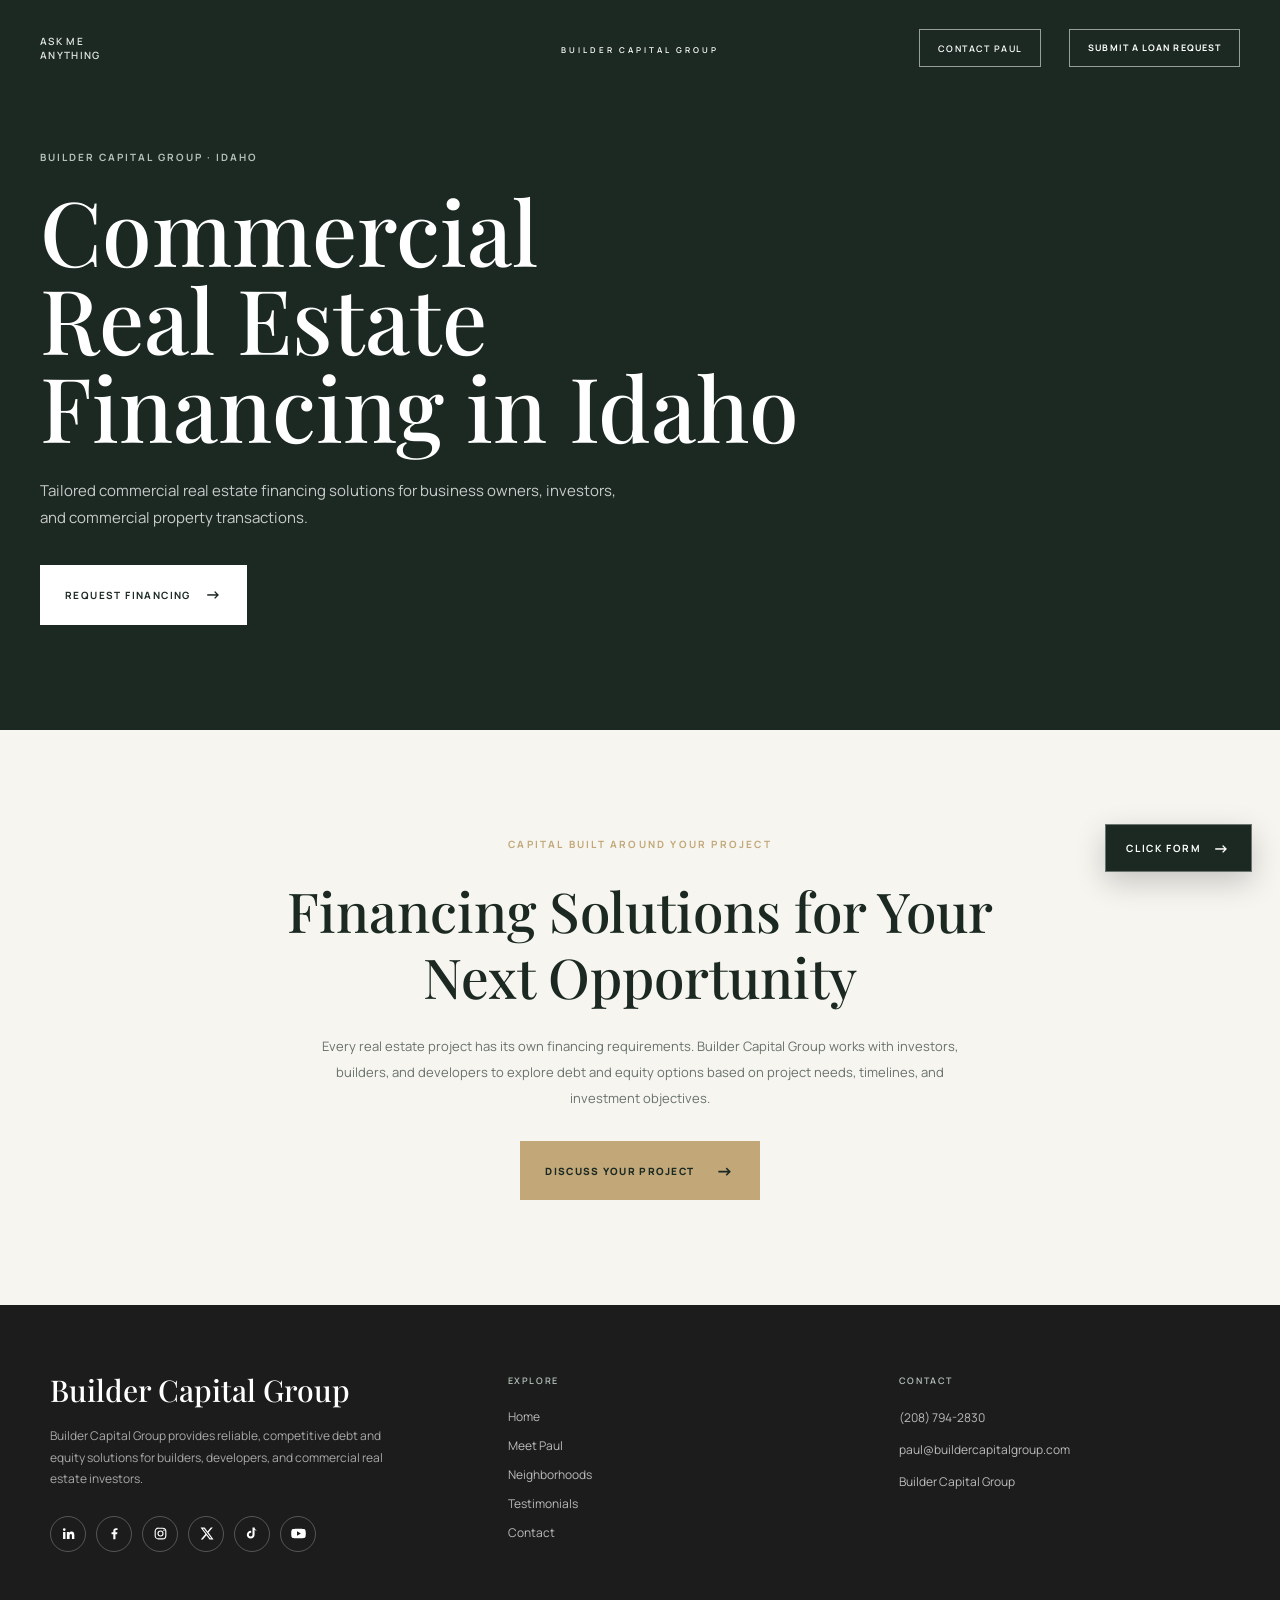
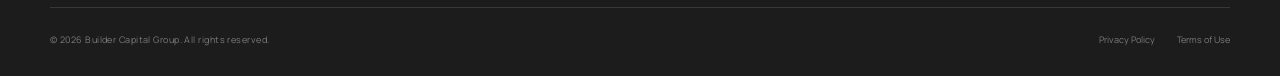
<file: pages/meridian-idaho.html>
<!DOCTYPE html>
<html lang="en">

<head>

    <meta charset="UTF-8">

    <meta
        name="viewport"
        content="width=device-width, initial-scale=1.0"
    >

    <title>
        Commercial Real Estate Financing in Meridian, Idaho | Builder Capital Group
    </title>

    <!-- GOOGLE FONTS -->

    <link rel="preconnect" href="https://fonts.googleapis.com">
        <link
        rel="preconnect"
        href="https://fonts.gstatic.com"
        crossorigin
    >

    <link
        href="https://fonts.googleapis.com/css2?family=Manrope:wght@400;500;600;700&family=Playfair+Display:wght@500;600&display=swap"
        rel="stylesheet"
    >


    <link rel="stylesheet" href="../css/global.css">
<link rel="stylesheet" href="../css/header.css">
<link rel="stylesheet" href="../css/meridian.css">
<link rel="stylesheet" href="../css/footer.css">
<link rel="stylesheet" href="../css/texas.css">


</head>


<body>
    <!-- =========================================
         HEADER
    ========================================== -->

    <header id="site-header">

        <div class="header-inner">

<div class="header-left">

    <a
        href="https://link.apisystem.tech/widget/form/OXfkhNZUjvGebsQqkaSK"
        class="header-link"
    >
        Ask Me<br>
        Anything
    </a>



</div>


            <a
                href="../index.html"
                class="header-logo"
            >
                <span class="header-logo-name">
                    
                </span>

                <span class="header-logo-subtitle">
                    BUILDER CAPITAL GROUP
                </span>
            </a>


            <div class="header-right">

                <div class="header-dropdown">



</div>

<a
    href="tel:+12087942830"
    class="header-contact"
>
    Contact Paul
</a>

<a
    href="https://link.apisystem.tech/widget/form/OXfkhNZUjvGebsQqkaSK"
    class="header-loan-request"
>
    Submit a Loan Request
</a>

            </div>

        </div>

    </header>




    <!-- =====================================================
         MAIN
    ====================================================== -->

    <main>


        <!-- =================================================
             HERO
        ================================================== -->

<section class="meridian-hero">

    <video
        class="meridian-hero-video"
        autoplay
        muted
        loop
        playsinline
        preload="metadata"
        aria-hidden="true"
    >
        <source src="../assets/images/background11.mp4" type="video/mp4">
    </video>

    <div class="meridian-hero-overlay"></div>


            <div class="meridian-container">

                <div class="meridian-hero-content">

                    <p class="meridian-eyebrow">
                        BUILDER CAPITAL GROUP · IDAHO
                    </p>

                    <h1>
                        Commercial <br>Real Estate
                        <br>
                        Financing in Idaho
                    </h1>

                    <p class="meridian-hero-description">
                        Tailored commercial real estate financing
                        solutions for business owners, investors,
                        and commercial property transactions.
                    </p>

                    <a
                        href="https://link.apisystem.tech/widget/form/OXfkhNZUjvGebsQqkaSK"
                        class="meridian-hero-button"
                    >
                        REQUEST FINANCING
                        <span>→</span>
                    </a>

                </div>

            </div>

        </section>

        
        <!-- INTRODUCTION -->

        <section class="texas-intro">

            <div class="texas-intro-inner">

                <p class="texas-eyebrow">
                    CAPITAL BUILT AROUND YOUR PROJECT
                </p>

                <h2>
                    Financing Solutions for Your Next Opportunity
                </h2>

                <p>
                    Every real estate project has its own financing
                    requirements. Builder Capital Group works with
                    investors, builders, and developers to explore
                    debt and equity options based on project needs,
                    timelines, and investment objectives.
                </p>

                <a
                    href="https://link.apisystem.tech/widget/form/OXfkhNZUjvGebsQqkaSK"
                    class="texas-button"
                >
                    DISCUSS YOUR PROJECT
                    <span>→</span>
                </a>

            </div>

        </section>



        <!-- =========================================
         FOOTER
    ========================================== -->

    <footer id="site-footer">

        <div class="footer-inner">

            <div class="footer-top">


                <div class="footer-brand">

                    <a
                        href="index.html"
                        class="footer-logo"
                    >
                        <span class="footer-logo-name">
                            Builder Capital Group
                        </span>

                    </a>


                    <p class="footer-description">
                        Builder Capital Group provides reliable,
                        competitive debt and equity solutions for
                        builders, developers, and commercial real
                        estate investors.
                    </p>


  <div class="footer-social">

    <!-- LinkedIn -->
    <a href="https://www.linkedin.com/in/boiselender"
       class="footer-social-link"
       target="_blank"
       rel="noopener noreferrer"
       aria-label="LinkedIn"
       title="LinkedIn">
        <svg viewBox="0 0 24 24" aria-hidden="true">
            <path d="M5.2 3.5a2.2 2.2 0 1 1-.02 4.4 2.2 2.2 0 0 1 .02-4.4ZM3.3 9.4h3.8v11.3H3.3V9.4Zm6.1 0H13v1.55h.05a4.05 4.05 0 0 1 3.65-2c3.9 0 4.6 2.56 4.6 5.9v5.85h-3.8v-5.18c0-1.24-.02-2.83-1.73-2.83-1.73 0-1.99 1.35-1.99 2.74v5.27H9.4V9.4Z"/>
        </svg>
    </a>

    <!-- Facebook -->
    <a href="https://www.facebook.com/people/Vertical-Funding-Capital/61551926698151/"
       class="footer-social-link"
       target="_blank"
       rel="noopener noreferrer"
       aria-label="Facebook"
       title="Facebook">
        <svg viewBox="0 0 24 24" aria-hidden="true">
            <path d="M13.5 21v-8h2.7l.4-3.1h-3.1v-2c0-.9.3-1.5 1.6-1.5h1.7V3.6c-.3 0-1.3-.1-2.5-.1-2.5 0-4.2 1.5-4.2 4.3v2.1H7.3V13h2.8v8h3.4Z"/>
        </svg>
    </a>

    <!-- Instagram -->
    <a href="https://www.instagram.com/yourlender.paul"
       class="footer-social-link"
       target="_blank"
       rel="noopener noreferrer"
       aria-label="Instagram"
       title="Instagram">
        <svg viewBox="0 0 24 24" aria-hidden="true">
            <rect x="3.5" y="3.5" width="17" height="17" rx="5"
                  fill="none" stroke="currentColor" stroke-width="1.8"/>
            <circle cx="12" cy="12" r="4"
                    fill="none" stroke="currentColor" stroke-width="1.8"/>
            <circle cx="17.5" cy="6.8" r="1.1"/>
        </svg>
    </a>

    <!-- X -->
    <a href="https://x.com/BoiseLender"
       class="footer-social-link"
       target="_blank"
       rel="noopener noreferrer"
       aria-label="X"
       title="X">
        <svg viewBox="0 0 24 24" aria-hidden="true">
            <path d="M18.9 2.5h3.2l-7 8 8.2 11h-6.4l-5-6.7-5.8 6.7H2.8l7.5-8.6L2.5 2.5h6.6l4.5 6.2 5.3-6.2Zm-1.1 17h1.8L8 4.4H6.1l11.7 15.1Z"/>
        </svg>
    </a>

    <!-- TikTok -->
    <a href="https://www.tiktok.com/@paulanderson24"
       class="footer-social-link"
       target="_blank"
       rel="noopener noreferrer"
       aria-label="TikTok"
       title="TikTok">
        <svg viewBox="0 0 24 24" aria-hidden="true">
            <path d="M19.4 7.2a6.7 6.7 0 0 1-4.1-1.4v8.1a6.2 6.2 0 1 1-5.4-6.1v3.3a2.9 2.9 0 1 0 2.1 2.8V2.5h3.3c.2 2.2 1.6 4 3.8 4.5v.2h.3v3.2Z"/>
        </svg>
    </a>

    <!-- YouTube -->
    <a href="https://www.youtube.com/channel/UCzvhco1lGcD8_NBnT7oDdoQ"
       class="footer-social-link"
       target="_blank"
       rel="noopener noreferrer"
       aria-label="YouTube"
       title="YouTube">
        <svg viewBox="0 0 24 24" aria-hidden="true">
            <path d="M23.2 7a3 3 0 0 0-2.1-2.1C19.2 4.4 12 4.4 12 4.4s-7.2 0-9.1.5A3 3 0 0 0 .8 7 31 31 0 0 0 .3 12a31 31 0 0 0 .5 5 3 3 0 0 0 2.1 2.1c1.9.5 9.1.5 9.1.5s7.2 0 9.1-.5a3 3 0 0 0 2.1-2.1 31 31 0 0 0 .5-5 31 31 0 0 0-.5-5ZM9.6 15.6V8.4l6.2 3.6-6.2 3.6Z"/>
        </svg>
    </a>
</div>
</div>


              <div class="footer-column">

                    <h3 class="footer-heading">
                        Explore
                    </h3>


                    <div class="footer-links">

                        <a
                            href="../index.html"
                            class="footer-link"
                        >
                            Home
                        </a>

                        <a
                            href="pages/../meet-paul.html"
                            class="footer-link"
                        >
                            Meet Paul
                        </a>

            


<a
    href="../index.html#neighborhoods"
    class="footer-link"
>
    Neighborhoods
</a>

<a
    href="../index.html#testimonials"
    class="footer-link"
>
    Testimonials
</a>

                        <a
                            href="pages/../contact.html"
                            class="footer-link"
                        >
                            Contact
                        </a>

                    </div>

                </div>


                <div class="footer-column">

                    <h3 class="footer-heading">
                        Contact
                    </h3>


                    <div class="footer-contact-list">

                        <a
                            href="tel:+12087942830"
                            class="footer-contact-item"
                        >
                            (208) 794-2830
                        </a>

                        <a
                            href="mailto:paul@buildercapitalgroup.com"
                            class="footer-contact-item"
                        >
                            paul@buildercapitalgroup.com
                        </a>

                        <span class="footer-contact-item">
                            Builder Capital Group
                        </span>

                    </div>

                </div>

            </div>


            <div class="footer-bottom">

                <p class="footer-copyright">
                    © 2026 Builder Capital Group.
                    All rights reserved.
                </p>


                <div class="footer-legal">

                    <a
                        href="#"
                        class="footer-legal-link"
                    >
                        Privacy Policy
                    </a>

                    <a
                        href="#"
                        class="footer-legal-link"
                    >
                        Terms of Use
                    </a>

                </div>

            </div>

        </div>

    </footer>



    <!-- =====================================================
         FLOATING FORM
    ====================================================== -->

    <a
        href="https://link.apisystem.tech/widget/form/OXfkhNZUjvGebsQqkaSK"
        class="floating-form-button"
    >
        CLICK FORM
        <span>→</span>
    </a>


    <!-- =====================================================
         JAVASCRIPT
    ====================================================== -->



    <script src="../js/navigation.js"></script>


</body>

</html>
</file>
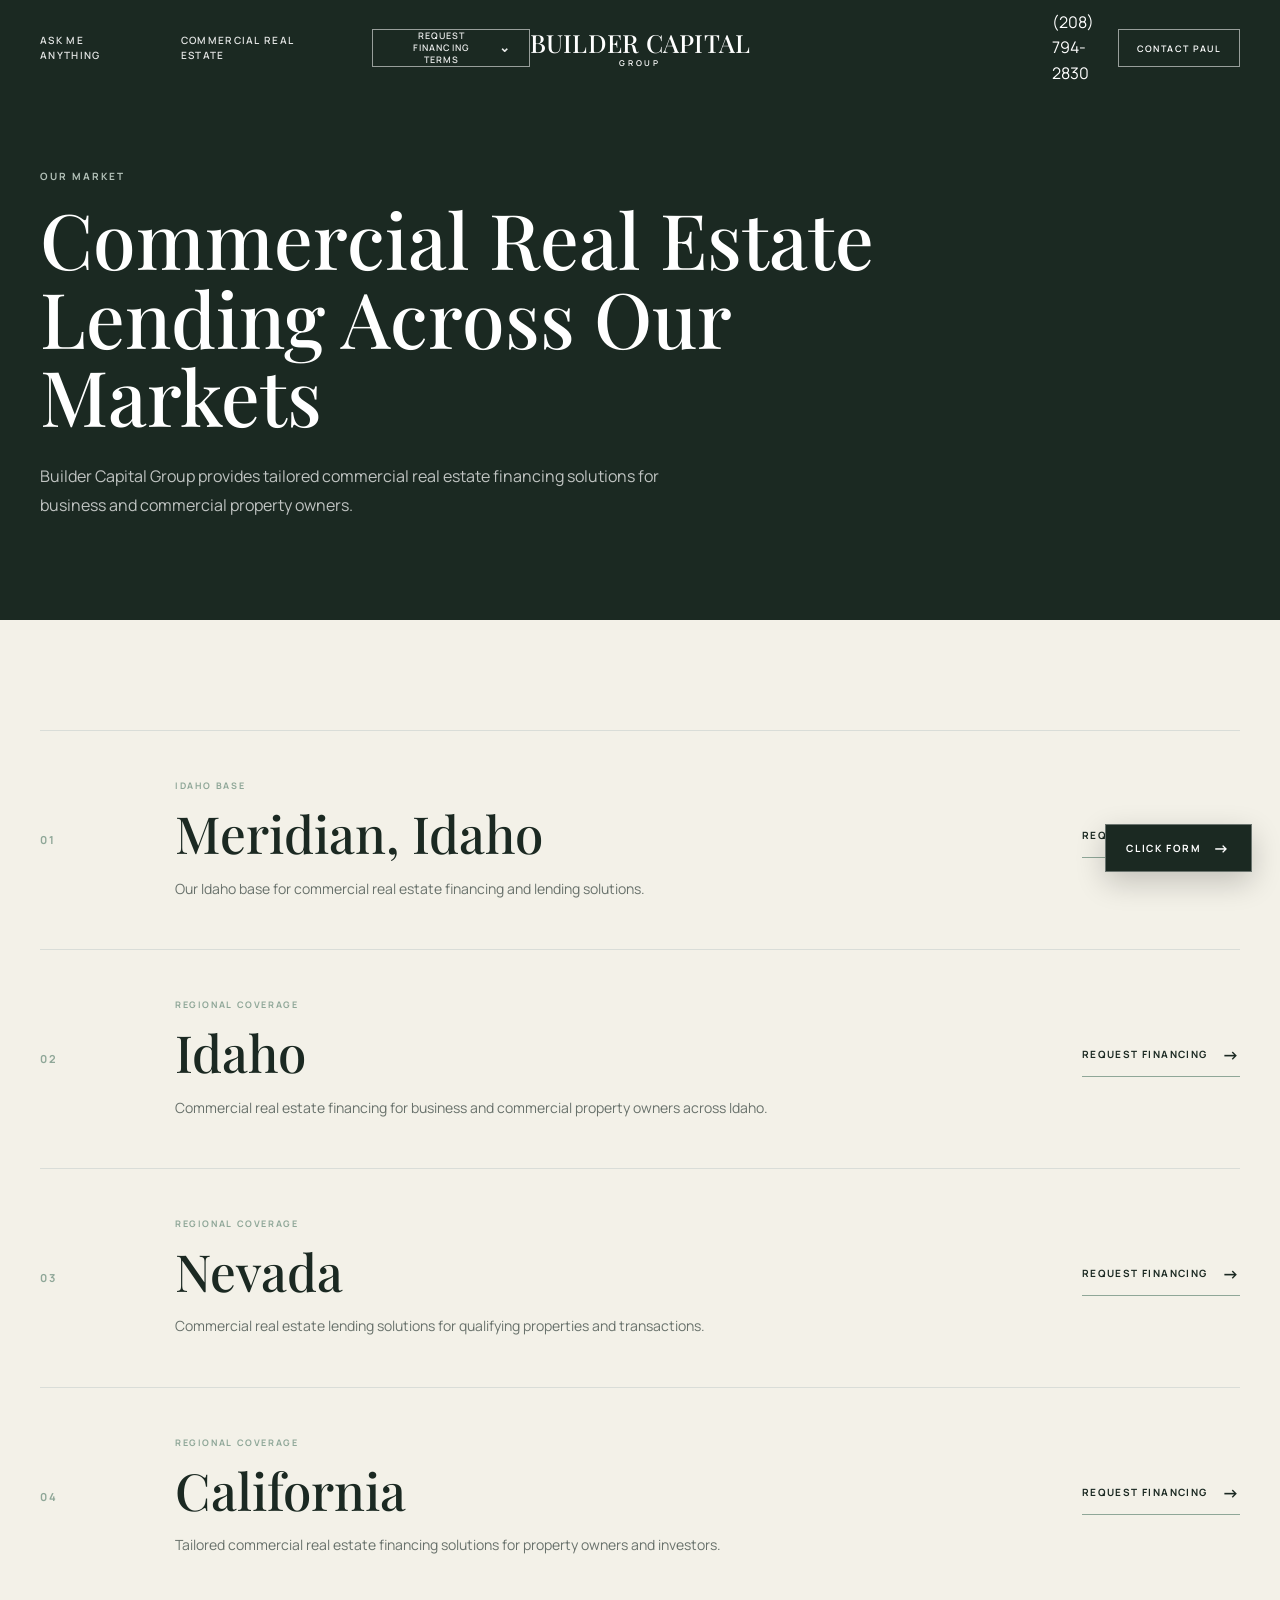
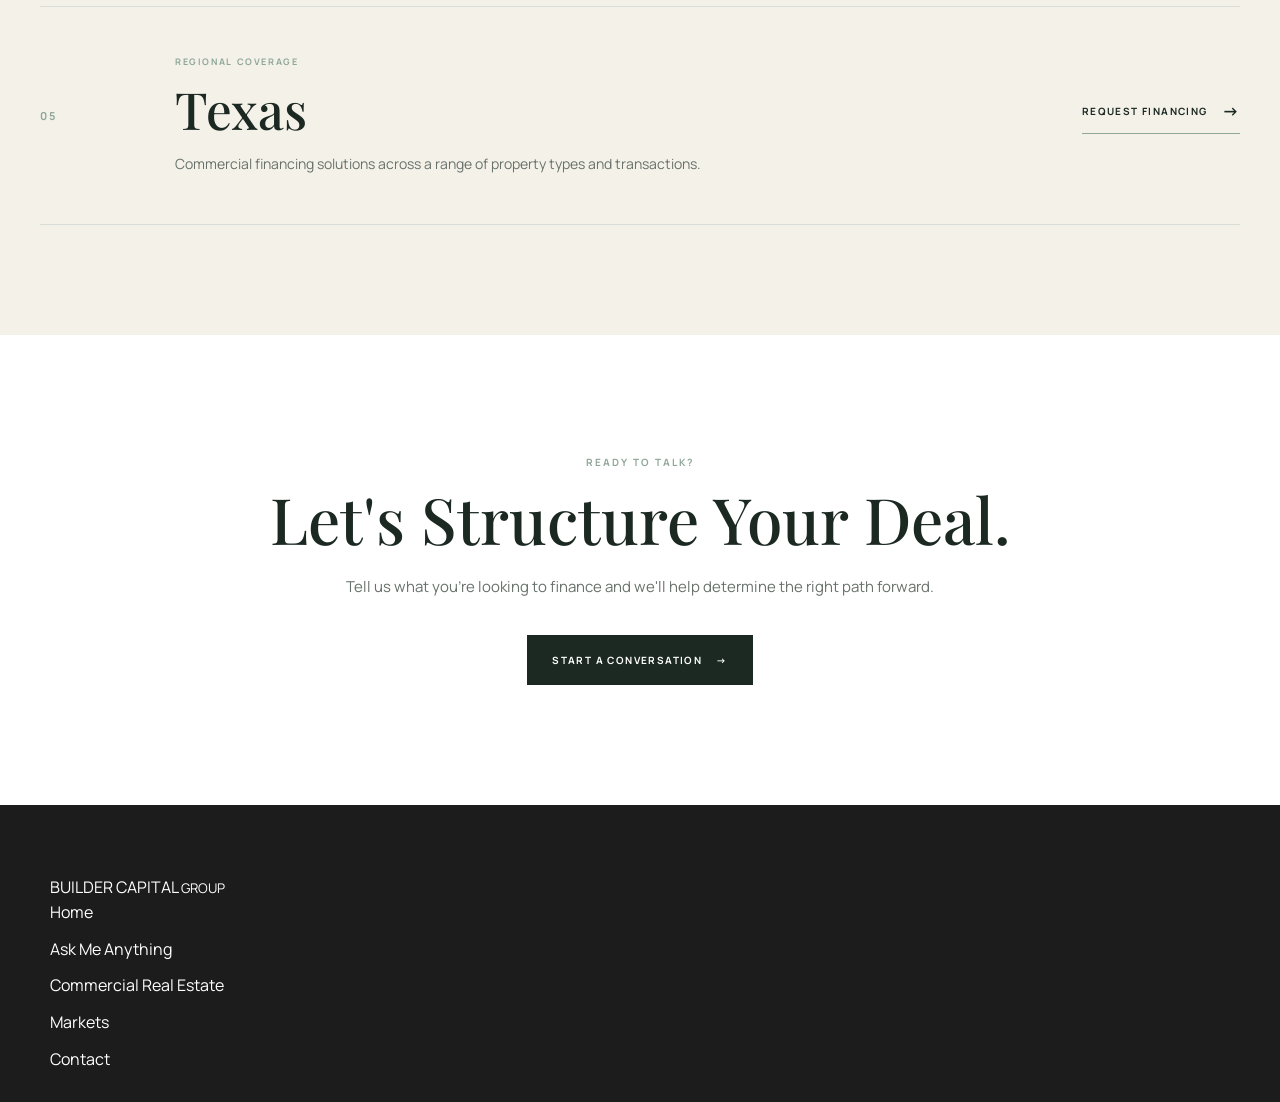
<file: pages/neighborhoods.html>
<!DOCTYPE html>
<html lang="en">
<head>
    <meta charset="UTF-8">
    <meta name="viewport" content="width=device-width, initial-scale=1.0">

    <title>Markets | Builder Capital Group</title>

    <link rel="preconnect" href="https://fonts.googleapis.com">
    <link rel="preconnect" href="https://fonts.gstatic.com" crossorigin>
    <link href="https://fonts.googleapis.com/css2?family=Manrope:wght@400;500;600;700&family=Playfair+Display:wght@500;600&display=swap" rel="stylesheet">

    <link rel="stylesheet" href="../css/global.css">
    <link rel="stylesheet" href="../css/header.css">
    <link rel="stylesheet" href="../css/neighborhoods.css">
    <link rel="stylesheet" href="../css/footer.css">
</head>

<body>

<header id="site-header">
    <div class="header-inner">

        <div class="header-left">
            <a href="meet-paul.html" class="header-link">
                Ask Me Anything
            </a>

            <a href="commercial-financing.html" class="header-link">
                Commercial Real Estate
            </a>

            <div class="header-dropdown">
                <button type="button" class="header-dropdown-toggle">
                    Request Financing<br>
                    Terms
                    <span class="dropdown-arrow">⌄</span>
                </button>

                <div class="header-dropdown-menu">
                    <a href="https://link.apisystem.tech/widget/form/ydYD1GKjwzjDTSsW3OqB">
                        Request a Term Sheet
                    </a>

                    <a href="https://link.apisystem.tech/widget/form/ydYD1GKjwzjDTSsW3OqB">
                        Check Loan Rates &amp; Terms
                    </a>

                    <a href="https://link.apisystem.tech/widget/form/ydYD1GKjwzjDTSsW3OqB">
                        Structure My Deal
                    </a>

                    <a href="https://link.apisystem.tech/widget/form/ydYD1GKjwzjDTSsW3OqB">
                        Get a Quick Quote
                    </a>

                    <a href="https://link.apisystem.tech/widget/form/ydYD1GKjwzjDTSsW3OqB">
                        Request Financing Terms
                    </a>
                </div>
            </div>
        </div>

        <a href="../index.html" class="header-logo">
            <span class="header-logo-name">BUILDER CAPITAL</span>
            <span class="header-logo-subtitle">GROUP</span>
        </a>

        <div class="header-right">
            <a href="tel:+12087942830" class="header-phone">
                (208) 794-2830
            </a>

            <a href="https://link.apisystem.tech/widget/form/OXfkhNZUjvGebsQqkaSK"
               class="header-contact">
                Contact Paul
            </a>
        </div>

    </div>
</header>


<main>

    <section class="markets-hero">

        <div class="markets-hero-inner">

            <p class="section-eyebrow">
                OUR MARKET
            </p>

            <h1>
                Commercial Real Estate<br>
                Lending Across Our Markets
            </h1>

            <p>
                Builder Capital Group provides tailored commercial real estate
                financing solutions for business and commercial property owners.
            </p>

        </div>

    </section>


    <section class="markets-list">

        <div class="markets-list-inner">

            <article class="market-item">

                <div class="market-number">
                    01
                </div>

                <div class="market-content">

                    <p class="market-label">
                        IDAHO BASE
                    </p>

                    <h2>
                        Meridian, Idaho
                    </h2>

                    <p>
                        Our Idaho base for commercial real estate financing
                        and lending solutions.
                    </p>

                </div>

                <a href="https://link.apisystem.tech/widget/form/ydYD1GKjwzjDTSsW3OqB"
                   class="market-action">
                    REQUEST FINANCING
                    <span>→</span>
                </a>

            </article>


            <article class="market-item">

                <div class="market-number">
                    02
                </div>

                <div class="market-content">

                    <p class="market-label">
                        REGIONAL COVERAGE
                    </p>

                    <h2>
                        Idaho
                    </h2>

                    <p>
                        Commercial real estate financing for business and
                        commercial property owners across Idaho.
                    </p>

                </div>

                <a href="https://link.apisystem.tech/widget/form/ydYD1GKjwzjDTSsW3OqB"
                   class="market-action">
                    REQUEST FINANCING
                    <span>→</span>
                </a>

            </article>


            <article class="market-item">

                <div class="market-number">
                    03
                </div>

                <div class="market-content">

                    <p class="market-label">
                        REGIONAL COVERAGE
                    </p>

                    <h2>
                        Nevada
                    </h2>

                    <p>
                        Commercial real estate lending solutions for
                        qualifying properties and transactions.
                    </p>

                </div>

                <a href="https://link.apisystem.tech/widget/form/ydYD1GKjwzjDTSsW3OqB"
                   class="market-action">
                    REQUEST FINANCING
                    <span>→</span>
                </a>

            </article>


            <article class="market-item">

                <div class="market-number">
                    04
                </div>

                <div class="market-content">

                    <p class="market-label">
                        REGIONAL COVERAGE
                    </p>

                    <h2>
                        California
                    </h2>

                    <p>
                        Tailored commercial real estate financing solutions
                        for property owners and investors.
                    </p>

                </div>

                <a href="https://link.apisystem.tech/widget/form/ydYD1GKjwzjDTSsW3OqB"
                   class="market-action">
                    REQUEST FINANCING
                    <span>→</span>
                </a>

            </article>


            <article class="market-item">

                <div class="market-number">
                    05
                </div>

                <div class="market-content">

                    <p class="market-label">
                        REGIONAL COVERAGE
                    </p>

                    <h2>
                        Texas
                    </h2>

                    <p>
                        Commercial financing solutions across a range of
                        property types and transactions.
                    </p>

                </div>

                <a href="https://link.apisystem.tech/widget/form/ydYD1GKjwzjDTSsW3OqB"
                   class="market-action">
                    REQUEST FINANCING
                    <span>→</span>
                </a>

            </article>

        </div>

    </section>


    <section class="markets-cta">

        <div class="markets-cta-inner">

            <p class="section-eyebrow">
                READY TO TALK?
            </p>

            <h2>
                Let's Structure Your Deal.
            </h2>

            <p>
                Tell us what you're looking to finance and we'll help determine
                the right path forward.
            </p>

            <a href="https://link.apisystem.tech/widget/form/ydYD1GKjwzjDTSsW3OqB"
               class="primary-button">
                START A CONVERSATION
                <span>→</span>
            </a>

        </div>

    </section>

</main>


<a href="https://link.apisystem.tech/widget/form/ydYD1GKjwzjDTSsW3OqB"
   class="floating-form-button">
    CLICK FORM
    <span>→</span>
</a>


<footer id="site-footer">

    <div class="footer-inner">

        <div class="footer-brand">
            <a href="../index.html">
                <span>BUILDER CAPITAL</span>
                <small>GROUP</small>
            </a>
        </div>

        <div class="footer-links">

            <a href="../index.html">Home</a>

            <a href="meet-paul.html">Ask Me Anything</a>

            <a href="commercial-financing.html">
                Commercial Real Estate
            </a>

            <a href="neighborhoods.html">
                Markets
            </a>

            <a href="https://link.apisystem.tech/widget/form/OXfkhNZUjvGebsQqkaSK">
                Contact
            </a>

        </div>

    </div>

</footer>


<script src="../js/navigation.js"></script>

</body>
</html>
</file>
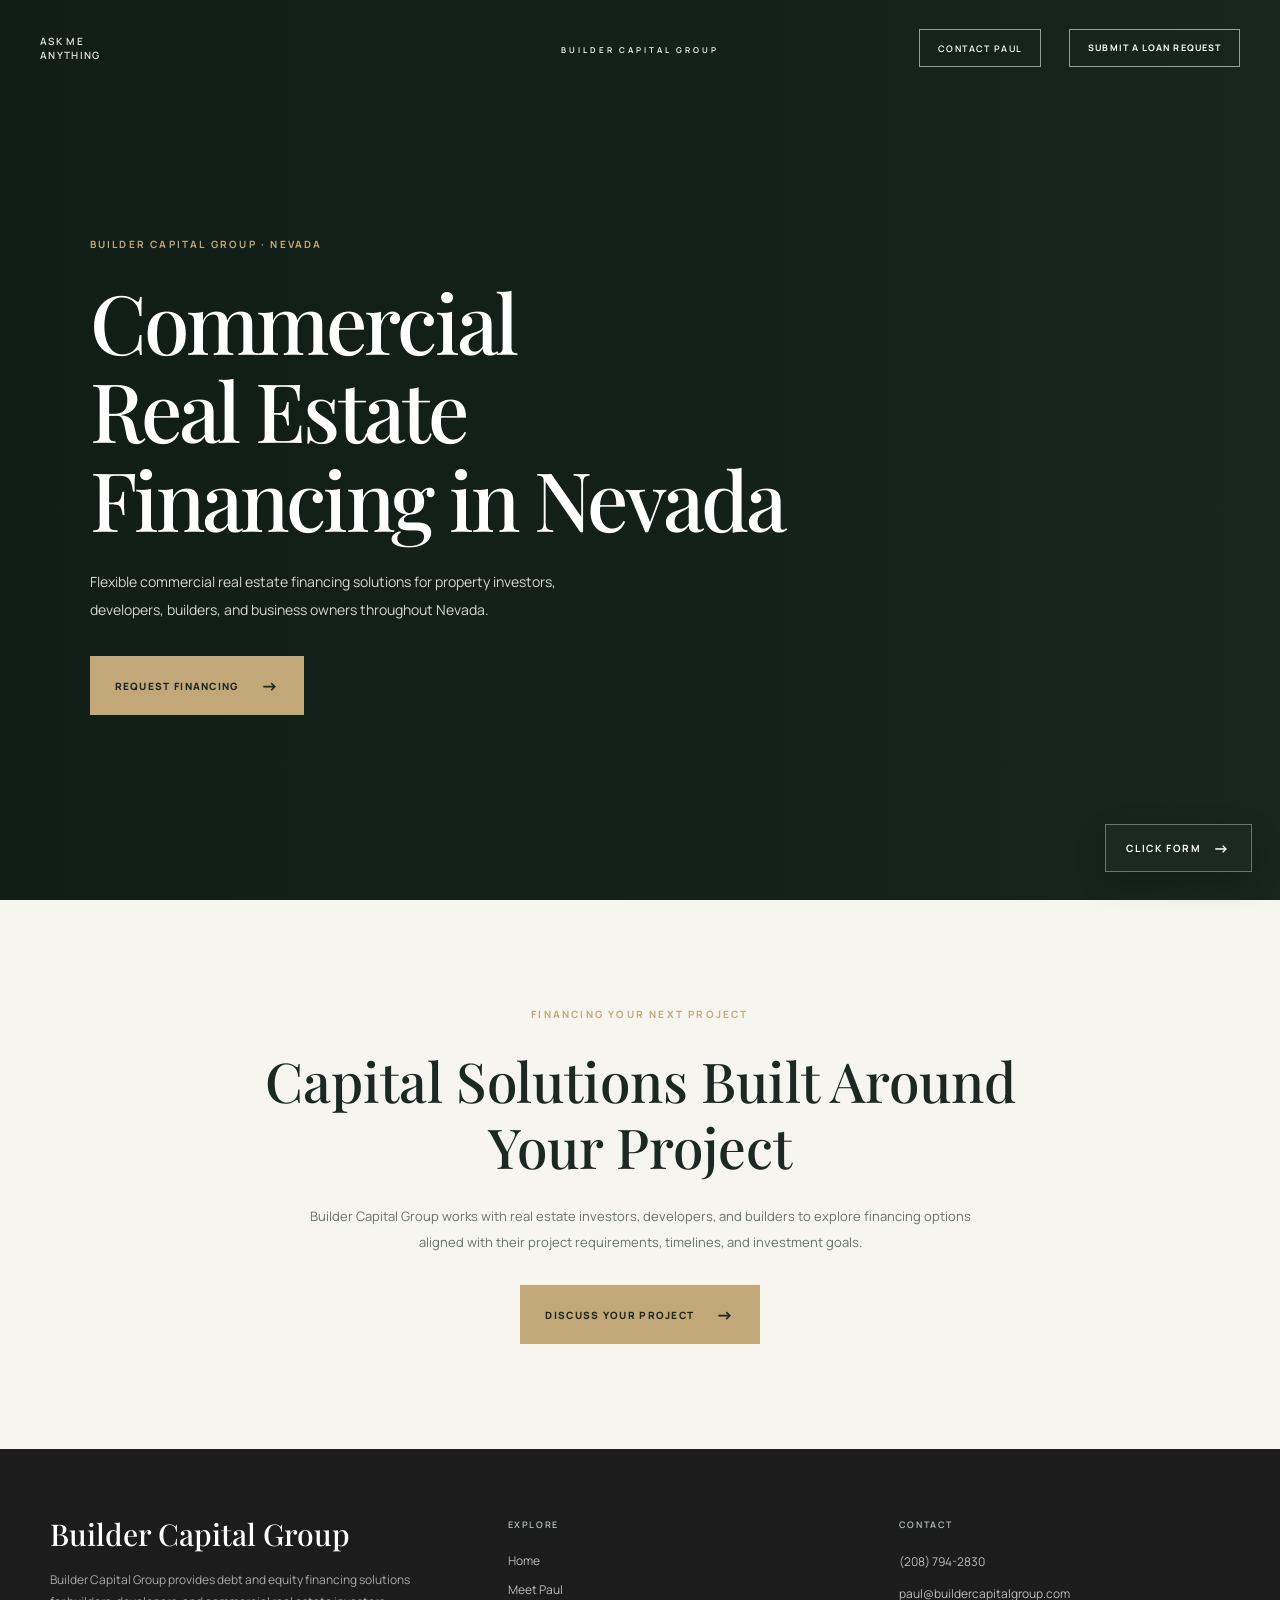
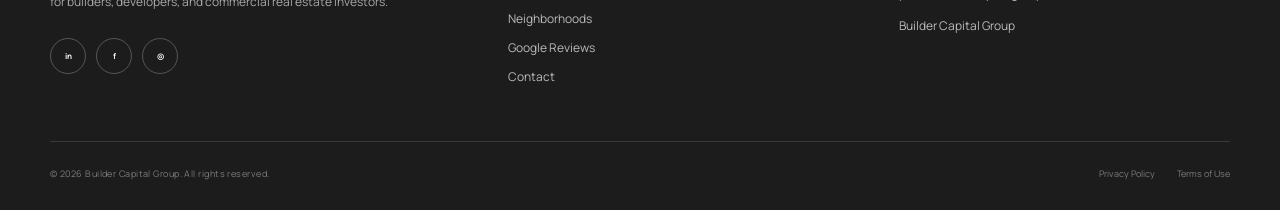
<file: pages/nevada.html>
<!DOCTYPE html>
<html lang="en">

<head>
    <meta charset="UTF-8">

    <meta
        name="viewport"
        content="width=device-width, initial-scale=1.0"
    >

    <title>
        Commercial Real Estate Financing in Nevada | Builder Capital Group
    </title>

    <meta
        name="description"
        content="Explore commercial real estate financing solutions in Nevada with Builder Capital Group. Connect with Paul Anderson to discuss your project financing needs."
    >

    <!-- GOOGLE FONTS -->
    <link rel="preconnect" href="https://fonts.googleapis.com">

    <link
        rel="preconnect"
        href="https://fonts.gstatic.com"
        crossorigin
    >

    <link
        href="https://fonts.googleapis.com/css2?family=Manrope:wght@400;500;600;700&family=Playfair+Display:wght@500;600&display=swap"
        rel="stylesheet"
    >

    <!-- CSS -->
    <link rel="stylesheet" href="../css/global.css">
    <link rel="stylesheet" href="../css/header.css">
    <link rel="stylesheet" href="../css/nevada.css">
    <link rel="stylesheet" href="../css/footer.css">
</head>

<body>

    <!-- HEADER -->
    <header id="site-header">

        <div class="header-inner">

            <div class="header-left">
                <a
                    href="https://link.apisystem.tech/widget/form/OXfkhNZUjvGebsQqkaSK"
                    class="header-link"
                >
                    Ask Me<br>Anything
                </a>
            </div>

            <a
                href="../index.html"
                class="header-logo"
            >
                <span class="header-logo-name"></span>

                <span class="header-logo-subtitle">
                    BUILDER CAPITAL GROUP
                </span>
            </a>

            <div class="header-right">

                <div class="header-dropdown"></div>

                <a
                    href="tel:+12087942830"
                    class="header-contact"
                >
                    Contact Paul
                </a>

                <a
                    href="https://link.apisystem.tech/widget/form/OXfkhNZUjvGebsQqkaSK"
                    class="header-loan-request"
                >
                    Submit a Loan Request
                </a>

            </div>

        </div>

    </header>


    <!-- MAIN -->
    <main>

        <!-- NEVADA HERO -->
        <section class="nevada-hero">

            <video
                class="nevada-hero-video"
                autoplay
                muted
                loop
                playsinline
                preload="metadata"
                aria-hidden="true"
            >
                <source
                    src="../assets/images/background11.mp4"
                    type="video/mp4"
                >
            </video>

            <div class="nevada-hero-overlay"></div>

            <div class="nevada-container">

                <div class="nevada-hero-content">

                    <p class="nevada-eyebrow">
                        BUILDER CAPITAL GROUP · NEVADA
                    </p>

                    <h1>
                        Commercial<br>
                        Real Estate<br>
                        Financing in Nevada
                    </h1>

                    <p class="nevada-hero-description">
                        Flexible commercial real estate financing
                        solutions for property investors, developers,
                        builders, and business owners throughout Nevada.
                    </p>

                    <a
                        href="https://link.apisystem.tech/widget/form/OXfkhNZUjvGebsQqkaSK"
                        class="nevada-hero-button"
                    >
                        REQUEST FINANCING
                        <span>→</span>
                    </a>

                </div>

            </div>

        </section>


        <!-- NEVADA FINANCING INTRO -->
        <section class="nevada-intro">

            <div class="nevada-intro-inner">

                <p class="nevada-eyebrow">
                    FINANCING YOUR NEXT PROJECT
                </p>

                <h2>
                    Capital Solutions Built Around Your Project
                </h2>

                <p>
                    Builder Capital Group works with real estate
                    investors, developers, and builders to explore
                    financing options aligned with their project
                    requirements, timelines, and investment goals.
                </p>

                <a
                    href="https://link.apisystem.tech/widget/form/OXfkhNZUjvGebsQqkaSK"
                    class="nevada-intro-button"
                >
                    DISCUSS YOUR PROJECT
                    <span>→</span>
                </a>

            </div>

        </section>

    </main>


    <!-- FOOTER -->
    <footer id="site-footer">

        <div class="footer-inner">

            <div class="footer-top">

                <!-- BRAND -->
                <div class="footer-brand">

                    <a
                        href="../index.html"
                        class="footer-logo"
                    >
                        <span class="footer-logo-name">
                            Builder Capital Group
                        </span>
                    </a>

                    <p class="footer-description">
                        Builder Capital Group provides debt and
                        equity financing solutions for builders,
                        developers, and commercial real estate investors.
                    </p>

                    <div class="footer-social">

                        <a
                            href="https://www.linkedin.com/in/boiselender"
                            class="footer-social-link"
                            target="_blank"
                            rel="noopener noreferrer"
                            aria-label="LinkedIn"
                        >in</a>

                        <a
                            href="https://www.facebook.com/people/Vertical-Funding-Capital/61551926698151/"
                            class="footer-social-link"
                            target="_blank"
                            rel="noopener noreferrer"
                            aria-label="Facebook"
                        >f</a>

                        <a
                            href="https://www.instagram.com/yourlender.paul"
                            class="footer-social-link"
                            target="_blank"
                            rel="noopener noreferrer"
                            aria-label="Instagram"
                        >◎</a>

                    </div>

                </div>


                <!-- EXPLORE -->
                <div class="footer-column">

                    <h3 class="footer-heading">Explore</h3>

                    <div class="footer-links">

                        <a
                            href="../index.html"
                            class="footer-link"
                        >
                            Home
                        </a>

                        <a
                            href="meet-paul.html"
                            class="footer-link"
                        >
                            Meet Paul
                        </a>

                        <a
                            href="../index.html#neighborhoods"
                            class="footer-link"
                        >
                            Neighborhoods
                        </a>

                        <a
                            href="../index.html#testimonials"
                            class="footer-link"
                        >
                            Google Reviews
                        </a>

                        <a
                            href="contact.html"
                            class="footer-link"
                        >
                            Contact
                        </a>

                    </div>

                </div>


                <!-- CONTACT -->
                <div class="footer-column">

                    <h3 class="footer-heading">Contact</h3>

                    <div class="footer-contact-list">

                        <a
                            href="tel:+12087942830"
                            class="footer-contact-item"
                        >
                            (208) 794-2830
                        </a>

                        <a
                            href="mailto:paul@buildercapitalgroup.com"
                            class="footer-contact-item"
                        >
                            paul@buildercapitalgroup.com
                        </a>

                        <span class="footer-contact-item">
                            Builder Capital Group
                        </span>

                    </div>

                </div>

            </div>


            <!-- FOOTER BOTTOM -->
            <div class="footer-bottom">

                <p class="footer-copyright">
                    © 2026 Builder Capital Group.
                    All rights reserved.
                </p>

                <div class="footer-legal">

                    <a
                        href="#"
                        class="footer-legal-link"
                    >
                        Privacy Policy
                    </a>

                    <a
                        href="#"
                        class="footer-legal-link"
                    >
                        Terms of Use
                    </a>

                </div>

            </div>

        </div>

    </footer>


    <!-- FLOATING FORM -->
    <a
        href="https://link.apisystem.tech/widget/form/OXfkhNZUjvGebsQqkaSK"
        class="floating-form-button"
    >
        CLICK FORM
        <span>→</span>
    </a>

    <!-- JAVASCRIPT -->
    <script src="../js/navigation.js"></script>

</body>
</html>
</file>
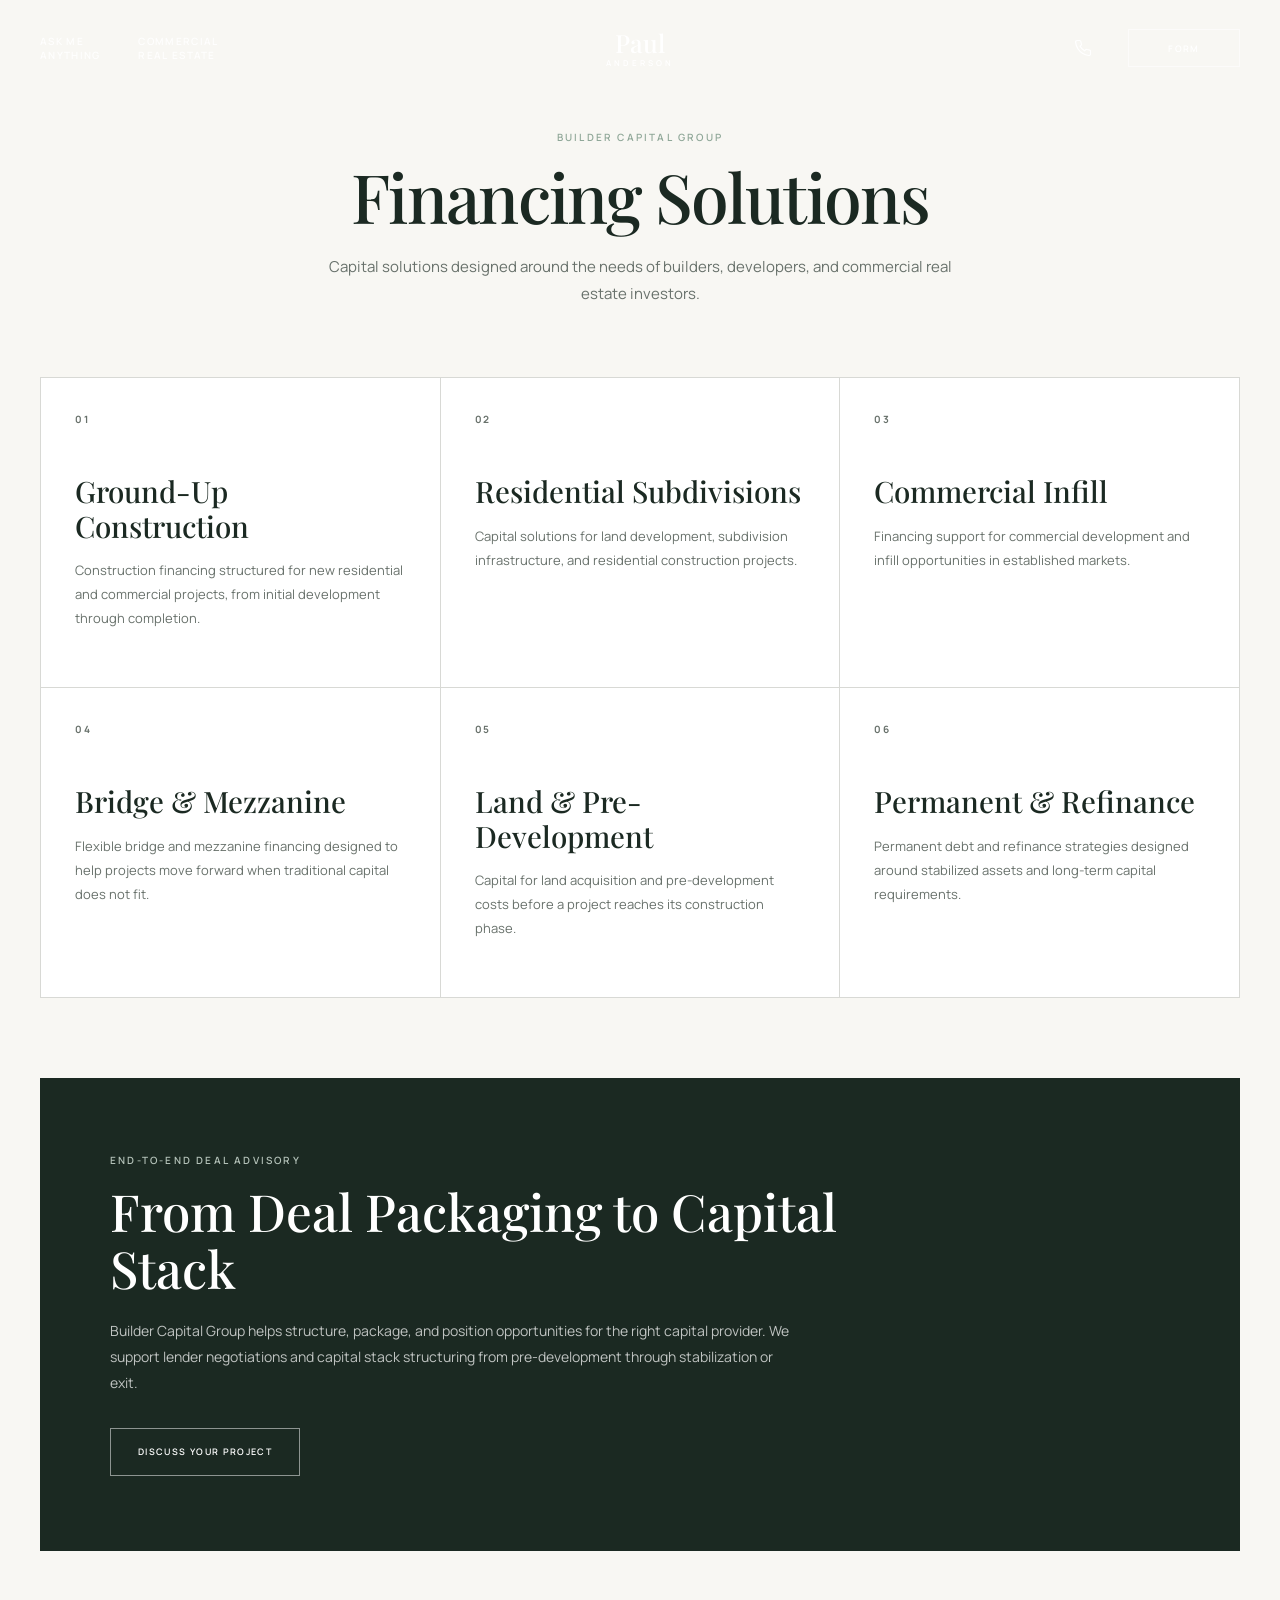
<file: pages/services.html>
<!DOCTYPE html>
<html lang="en">
<head>
    <meta charset="UTF-8">
    <meta name="viewport" content="width=device-width, initial-scale=1.0">

    <title>Services | Builder Capital Group</title>

    <meta
        name="description"
        content="Real estate financing solutions from Builder Capital Group."
    >

    <!-- Google Fonts -->
    <link rel="preconnect" href="https://fonts.googleapis.com">
    <link rel="preconnect" href="https://fonts.gstatic.com" crossorigin>

    <link
        href="https://fonts.googleapis.com/css2?family=Manrope:wght@400;500;600;700&family=Playfair+Display:wght@400;500;600;700&display=swap"
        rel="stylesheet"
    >

    <!-- Shared CSS -->
    <link rel="stylesheet" href="../css/global.css">
    <link rel="stylesheet" href="../css/header.css">

    <!-- Services CSS -->
    <link rel="stylesheet" href="../css/services.css">

    <!-- Footer CSS -->
    <link rel="stylesheet" href="../css/footer.css">
</head>

<body>

    <!-- =========================
         HEADER
    ========================== -->
    <header id="site-header">
        <div class="header-inner">

            <div class="header-left">

                <a href="meet-paul.html" class="header-link">
                    Ask Me<br>
                    Anything
                </a>

                <a href="commercial-financing.html" class="header-link">
                    Commercial<br>
                    Real Estate
                </a>

            </div>


            <a href="../index.html" class="header-logo">

                <span class="header-logo-name">
                    Paul
                </span>

                <span class="header-logo-subtitle">
                    Anderson
                </span>

            </a>


            <div class="header-right">

                <a
                    href="tel:+12087942830"
                    class="header-phone"
                    aria-label="Call Paul Anderson"
                >
                    <svg
                        width="18"
                        height="18"
                        viewBox="0 0 24 24"
                        fill="none"
                        xmlns="http://www.w3.org/2000/svg"
                    >
                        <path
                            d="M22 16.92V20a2 2 0 0 1-2.18 2
                            19.79 19.79 0 0 1-8.63-3.07
                            19.5 19.5 0 0 1-6-6
                            A19.79 19.79 0 0 1 2.12 4.18
                            2 2 0 0 1 4.11 2h3.09
                            a2 2 0 0 1 2 1.72
                            c.12.9.33 1.78.62 2.63
                            a2 2 0 0 1-.45 2.11L8.06 9.73
                            a16 16 0 0 0 6 6l1.27-1.31
                            a2 2 0 0 1 2.11-.45
                            c.85.29 1.73.5 2.63.62
                            A2 2 0 0 1 22 16.92Z"
                            stroke="currentColor"
                            stroke-width="1.6"
                            stroke-linecap="round"
                            stroke-linejoin="round"
                        />
                    </svg>
                </a>

<a
    href="https://link.apisystem.tech/widget/form/OXfkhNZUjvGebsQqkaSK"
    class="header-contact"
>
    Form
</a>

            </div>

        </div>
    </header>


    <!-- =========================
         SERVICES
    ========================== -->
    <main>

        <section id="services">

            <div class="services-inner">

                <div class="services-heading">

                    <p class="services-eyebrow">
                        Builder Capital Group
                    </p>

                    <h1 class="services-title">
                        Financing Solutions
                    </h1>

                    <p class="services-intro">
                        Capital solutions designed around the needs
                        of builders, developers, and commercial
                        real estate investors.
                    </p>

                </div>


                <div class="services-grid">

                    <!-- SERVICE 01 -->
                    <article class="service-card">

                        <span class="service-number">
                            01
                        </span>

                        <h2 class="service-title">
                            Ground-Up Construction
                        </h2>

                        <p class="service-text">
                            Construction financing structured for
                            new residential and commercial projects,
                            from initial development through completion.
                        </p>

                    </article>


                    <!-- SERVICE 02 -->
                    <article class="service-card">

                        <span class="service-number">
                            02
                        </span>

                        <h2 class="service-title">
                            Residential Subdivisions
                        </h2>

                        <p class="service-text">
                            Capital solutions for land development,
                            subdivision infrastructure, and residential
                            construction projects.
                        </p>

                    </article>


                    <!-- SERVICE 03 -->
                    <article class="service-card">

                        <span class="service-number">
                            03
                        </span>

                        <h2 class="service-title">
                            Commercial Infill
                        </h2>

                        <p class="service-text">
                            Financing support for commercial development
                            and infill opportunities in established markets.
                        </p>

                    </article>


                    <!-- SERVICE 04 -->
                    <article class="service-card">

                        <span class="service-number">
                            04
                        </span>

                        <h2 class="service-title">
                            Bridge & Mezzanine
                        </h2>

                        <p class="service-text">
                            Flexible bridge and mezzanine financing
                            designed to help projects move forward
                            when traditional capital does not fit.
                        </p>

                    </article>


                    <!-- SERVICE 05 -->
                    <article class="service-card">

                        <span class="service-number">
                            05
                        </span>

                        <h2 class="service-title">
                            Land & Pre-Development
                        </h2>

                        <p class="service-text">
                            Capital for land acquisition and
                            pre-development costs before a project
                            reaches its construction phase.
                        </p>

                    </article>


                    <!-- SERVICE 06 -->
                    <article class="service-card">

                        <span class="service-number">
                            06
                        </span>

                        <h2 class="service-title">
                            Permanent & Refinance
                        </h2>

                        <p class="service-text">
                            Permanent debt and refinance strategies
                            designed around stabilized assets and
                            long-term capital requirements.
                        </p>

                    </article>

                </div>


                <!-- ADVISORY -->
                <div class="services-advisory">

                    <div class="services-advisory-content">

                        <p class="services-eyebrow">
                            End-to-End Deal Advisory
                        </p>

                        <h2 class="services-advisory-title">
                            From Deal Packaging to Capital Stack
                        </h2>

                        <p class="services-advisory-text">
                            Builder Capital Group helps structure,
                            package, and position opportunities for
                            the right capital provider. We support
                            lender negotiations and capital stack
                            structuring from pre-development through
                            stabilization or exit.
                        </p>

                        <a
                            href="contact.html"
                            class="services-button"
                        >
                            Discuss Your Project
                        </a>

                    </div>

                </div>

            </div>

        </section>

    </main>


    <!-- =========================
         FOOTER
    ========================== -->
    <footer id="site-footer">
        <!-- Footer will be added later -->
    </footer>


    <!-- =========================
         JAVASCRIPT
    ========================== -->
    <script src="../js/main.js"></script>
    <script src="../js/navigation.js"></script>

</body>
</html>
</file>
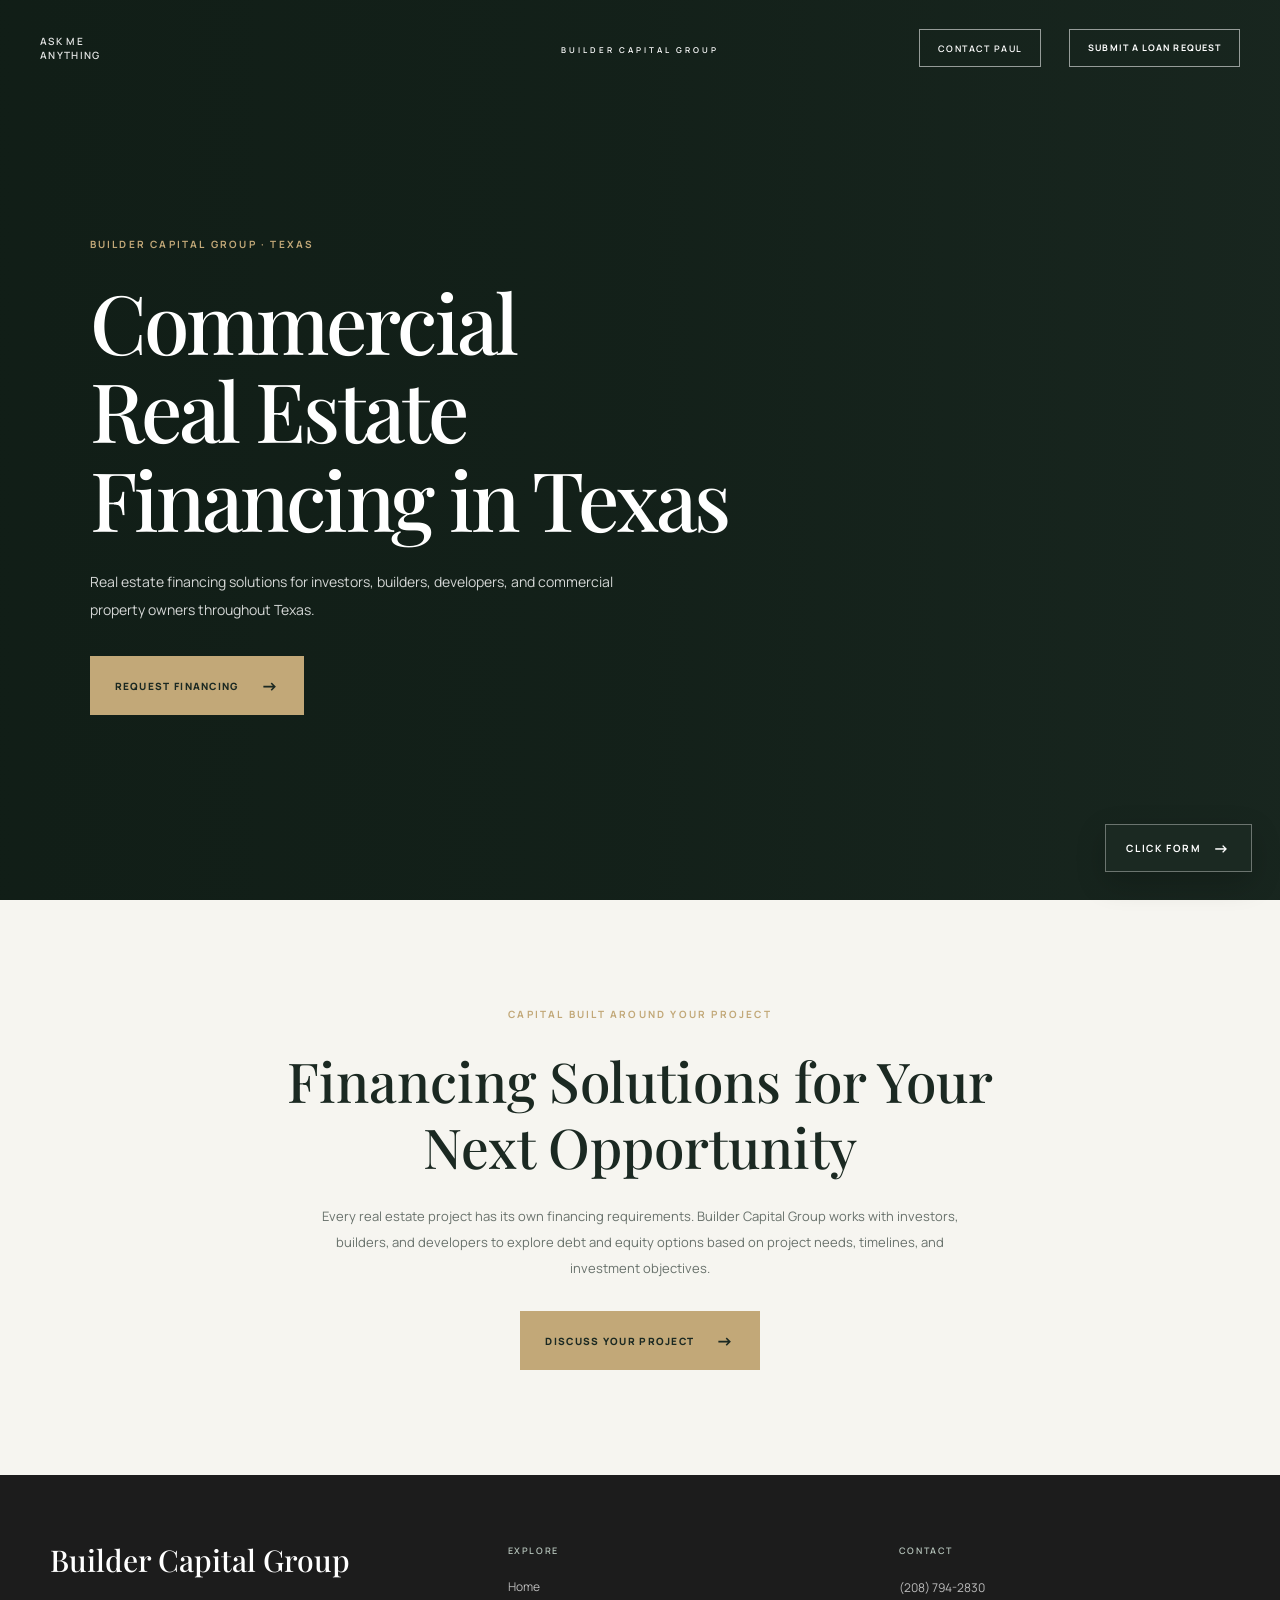
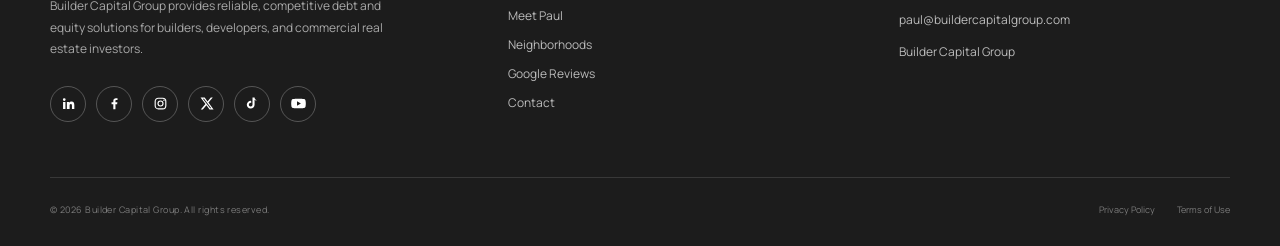
<file: pages/texas.html>
<!DOCTYPE html>
<html lang="en">

<head>
    <meta charset="UTF-8">

    <meta name="viewport" content="width=device-width, initial-scale=1.0">

    <title>
        Commercial Real Estate Financing in Texas | Builder Capital Group
    </title>

    <meta
        name="description"
        content="Explore commercial real estate financing options in Texas with Builder Capital Group. Connect with Paul Anderson about your real estate project."
    >

    <!-- GOOGLE FONTS -->
    <link rel="preconnect" href="https://fonts.googleapis.com">

    <link
        rel="preconnect"
        href="https://fonts.gstatic.com"
        crossorigin
    >

    <link
        href="https://fonts.googleapis.com/css2?family=Manrope:wght@400;500;600;700&family=Playfair+Display:wght@500;600&display=swap"
        rel="stylesheet"
    >

    <!-- CSS -->
    <link rel="stylesheet" href="../css/global.css">
    <link rel="stylesheet" href="../css/header.css">
    <link rel="stylesheet" href="../css/texas.css">
    <link rel="stylesheet" href="../css/footer.css">
</head>

<body>

    <!-- =====================================
         HEADER
    ====================================== -->

    <header id="site-header">

        <div class="header-inner">

            <div class="header-left">
                <a
                    href="https://link.apisystem.tech/widget/form/OXfkhNZUjvGebsQqkaSK"
                    class="header-link"
                >
                    Ask Me<br>Anything
                </a>
            </div>

            <a href="../index.html" class="header-logo">
                <span class="header-logo-name"></span>

                <span class="header-logo-subtitle">
                    BUILDER CAPITAL GROUP
                </span>
            </a>

            <div class="header-right">

                <div class="header-dropdown"></div>

                <a
                    href="tel:+12087942830"
                    class="header-contact"
                >
                    Contact Paul
                </a>

                <a
                    href="https://link.apisystem.tech/widget/form/OXfkhNZUjvGebsQqkaSK"
                    class="header-loan-request"
                >
                    Submit a Loan Request
                </a>

            </div>

        </div>

    </header>


    <!-- =====================================
         MAIN
    ====================================== -->

    <main>

        <!-- TEXAS HERO -->

        <section class="texas-hero">

            <video
                class="texas-hero-video"
                autoplay
                muted
                loop
                playsinline
                preload="metadata"
                aria-hidden="true"
            >
                <source
                    src="../assets/images/background11.mp4"
                    type="video/mp4"
                >
            </video>

            <div class="texas-hero-overlay"></div>

            <div class="texas-container">

                <div class="texas-hero-content">

                    <p class="texas-eyebrow">
                        BUILDER CAPITAL GROUP · TEXAS
                    </p>

                    <h1>
                        Commercial<br>
                        Real Estate<br>
                        Financing in Texas
                    </h1>

                    <p class="texas-hero-description">
                        Real estate financing solutions for investors,
                        builders, developers, and commercial property
                        owners throughout Texas.
                    </p>

                    <a
                        href="https://link.apisystem.tech/widget/form/OXfkhNZUjvGebsQqkaSK"
                        class="texas-button"
                    >
                        REQUEST FINANCING
                        <span>→</span>
                    </a>

                </div>

            </div>

        </section>


        <!-- INTRODUCTION -->

        <section class="texas-intro">

            <div class="texas-intro-inner">

                <p class="texas-eyebrow">
                    CAPITAL BUILT AROUND YOUR PROJECT
                </p>

                <h2>
                    Financing Solutions for Your Next Opportunity
                </h2>

                <p>
                    Every real estate project has its own financing
                    requirements. Builder Capital Group works with
                    investors, builders, and developers to explore
                    debt and equity options based on project needs,
                    timelines, and investment objectives.
                </p>

                <a
                    href="https://link.apisystem.tech/widget/form/OXfkhNZUjvGebsQqkaSK"
                    class="texas-button"
                >
                    DISCUSS YOUR PROJECT
                    <span>→</span>
                </a>

            </div>

        </section>


    <!-- =====================================
         FOOTER
    ====================================== -->

    <footer id="site-footer">

        <div class="footer-inner">

            <div class="footer-top">

                <!-- BRAND -->

                <div class="footer-brand">

                    <a
                        href="../index.html"
                        class="footer-logo"
                    >
                        <span class="footer-logo-name">
                            Builder Capital Group
                        </span>
                    </a>

                    <p class="footer-description">
                        Builder Capital Group provides reliable,
                        competitive debt and equity solutions for
                        builders, developers, and commercial real
                        estate investors.
                    </p>

                    <div class="footer-social">

                        <a
                            href="https://www.linkedin.com/in/boiselender"
                            class="footer-social-link"
                            target="_blank"
                            rel="noopener noreferrer"
                            aria-label="LinkedIn"
                            title="LinkedIn"
                        >
                            <svg viewBox="0 0 24 24" aria-hidden="true">
                                <path d="M5.2 3.5a2.2 2.2 0 1 1-.02 4.4 2.2 2.2 0 0 1 .02-4.4ZM3.3 9.4h3.8v11.3H3.3V9.4Zm6.1 0H13v1.55h.05a4.05 4.05 0 0 1 3.65-2c3.9 0 4.6 2.56 4.6 5.9v5.85h-3.8v-5.18c0-1.24-.02-2.83-1.73-2.83-1.73 0-1.99 1.35-1.99 2.74v5.27H9.4V9.4Z"/>
                            </svg>
                        </a>

                        <a
                            href="https://www.facebook.com/people/Vertical-Funding-Capital/61551926698151/"
                            class="footer-social-link"
                            target="_blank"
                            rel="noopener noreferrer"
                            aria-label="Facebook"
                            title="Facebook"
                        >
                            <svg viewBox="0 0 24 24" aria-hidden="true">
                                <path d="M13.5 21v-8h2.7l.4-3.1h-3.1v-2c0-.9.3-1.5 1.6-1.5h1.7V3.6c-.3 0-1.3-.1-2.5-.1-2.5 0-4.2 1.5-4.2 4.3v2.1H7.3V13h2.8v8h3.4Z"/>
                            </svg>
                        </a>

                        <a
                            href="https://www.instagram.com/yourlender.paul"
                            class="footer-social-link"
                            target="_blank"
                            rel="noopener noreferrer"
                            aria-label="Instagram"
                            title="Instagram"
                        >
                            <svg viewBox="0 0 24 24" aria-hidden="true">
                                <rect x="3.5" y="3.5" width="17" height="17" rx="5" fill="none" stroke="currentColor" stroke-width="1.8"/>
                                <circle cx="12" cy="12" r="4" fill="none" stroke="currentColor" stroke-width="1.8"/>
                                <circle cx="17.5" cy="6.8" r="1.1"/>
                            </svg>
                        </a>

                        <a
                            href="https://x.com/BoiseLender"
                            class="footer-social-link"
                            target="_blank"
                            rel="noopener noreferrer"
                            aria-label="X"
                            title="X"
                        >
                            <svg viewBox="0 0 24 24" aria-hidden="true">
                                <path d="M18.9 2.5h3.2l-7 8 8.2 11h-6.4l-5-6.7-5.8 6.7H2.8l7.5-8.6L2.5 2.5h6.6l4.5 6.2 5.3-6.2Zm-1.1 17h1.8L8 4.4H6.1l11.7 15.1Z"/>
                            </svg>
                        </a>

                        <a
                            href="https://www.tiktok.com/@paulanderson24"
                            class="footer-social-link"
                            target="_blank"
                            rel="noopener noreferrer"
                            aria-label="TikTok"
                            title="TikTok"
                        >
                            <svg viewBox="0 0 24 24" aria-hidden="true">
                                <path d="M19.4 7.2a6.7 6.7 0 0 1-4.1-1.4v8.1a6.2 6.2 0 1 1-5.4-6.1v3.3a2.9 2.9 0 1 0 2.1 2.8V2.5h3.3c.2 2.2 1.6 4 3.8 4.5v.2h.3v3.2Z"/>
                            </svg>
                        </a>

                        <a
                            href="https://www.youtube.com/channel/UCzvhco1lGcD8_NBnT7oDdoQ"
                            class="footer-social-link"
                            target="_blank"
                            rel="noopener noreferrer"
                            aria-label="YouTube"
                            title="YouTube"
                        >
                            <svg viewBox="0 0 24 24" aria-hidden="true">
                                <path d="M23.2 7a3 3 0 0 0-2.1-2.1C19.2 4.4 12 4.4 12 4.4s-7.2 0-9.1.5A3 3 0 0 0 .8 7 31 31 0 0 0 .3 12a31 31 0 0 0 .5 5 3 3 0 0 0 2.1 2.1c1.9.5 9.1.5 9.1.5s7.2 0 9.1-.5a3 3 0 0 0 2.1-2.1 31 31 0 0 0 .5-5 31 31 0 0 0-.5-5ZM9.6 15.6V8.4l6.2 3.6-6.2 3.6Z"/>
                            </svg>
                        </a>

                    </div>

                </div>


                <!-- EXPLORE -->

                <div class="footer-column">

                    <h3 class="footer-heading">Explore</h3>

                    <div class="footer-links">

                        <a
                            href="../index.html"
                            class="footer-link"
                        >
                            Home
                        </a>

                        <a
                            href="meet-paul.html"
                            class="footer-link"
                        >
                            Meet Paul
                        </a>

                        <a
                            href="../index.html#neighborhoods"
                            class="footer-link"
                        >
                            Neighborhoods
                        </a>

                        <a
                            href="../index.html#testimonials"
                            class="footer-link"
                        >
                            Google Reviews
                        </a>

                        <a
                            href="contact.html"
                            class="footer-link"
                        >
                            Contact
                        </a>

                    </div>

                </div>


                <!-- CONTACT -->

                <div class="footer-column">

                    <h3 class="footer-heading">Contact</h3>

                    <div class="footer-contact-list">

                        <a
                            href="tel:+12087942830"
                            class="footer-contact-item"
                        >
                            (208) 794-2830
                        </a>

                        <a
                            href="mailto:paul@buildercapitalgroup.com"
                            class="footer-contact-item"
                        >
                            paul@buildercapitalgroup.com
                        </a>

                        <span class="footer-contact-item">
                            Builder Capital Group
                        </span>

                    </div>

                </div>

            </div>


            <!-- FOOTER BOTTOM -->

            <div class="footer-bottom">

                <p class="footer-copyright">
                    © 2026 Builder Capital Group.
                    All rights reserved.
                </p>

                <div class="footer-legal">

                    <a href="#" class="footer-legal-link">
                        Privacy Policy
                    </a>

                    <a href="#" class="footer-legal-link">
                        Terms of Use
                    </a>

                </div>

            </div>

        </div>

    </footer>


    <!-- FLOATING FORM -->

    <a
        href="https://link.apisystem.tech/widget/form/OXfkhNZUjvGebsQqkaSK"
        class="floating-form-button"
    >
        CLICK FORM
        <span>→</span>
    </a>


    <!-- JAVASCRIPT -->

    <script src="../js/navigation.js"></script>

</body>
</html>
</file>
<file: css/global.css>
/* =========================================
   GLOBAL RESET
========================================= */

* {
    margin: 0;
    padding: 0;
    box-sizing: border-box;
}


/* =========================================
   ROOT VARIABLES
========================================= */

:root {

    /* =====================================
       PRIMARY BRAND COLORS
    ====================================== */

    --navy: #1b2922;
    --navy-dark: #1c1c1c;

    --charcoal: #1c1c1c;

    --emerald: #435146;
    --emerald-dark: #1b2922;
    --emerald-light: #4a6958;


    /* =====================================
       LIGHT COLORS
    ====================================== */

    --white: #ffffff;

    --cream: #f3f1e8;

    --cream-dark: #e9e7dd;


    /* =====================================
       TEXT
    ====================================== */

    --text: #1c2923;

    --text-muted: #68716b;


    /* =====================================
       SOFT GREEN ACCENTS
    ====================================== */

    --gold: #8fa798;

    --gold-light: #b4c2b9;


    /* =====================================
       BORDERS
    ====================================== */

    --border: #d9ddd8;


    /* =====================================
       LAYOUT
    ====================================== */

    --max-width: 1320px;
}


/* =========================================
   HTML / BODY
========================================= */

html {
    scroll-behavior: smooth;
}

body {
    font-family: "Manrope", sans-serif;

    background: var(--white);

    color: var(--text);

    line-height: 1.6;

    overflow-x: hidden;
}


/* =========================================
   GLOBAL ELEMENTS
========================================= */

img {
    display: block;
    max-width: 100%;
}

a {
    color: inherit;
    text-decoration: none;
}

button,
input,
textarea,
select {
    font: inherit;
}

button {
    border: none;
    cursor: pointer;
}

input,
textarea,
select {
    outline: none;
}

ul,
ol {
    list-style: none;
}

section {
    width: 100%;
}


/* =========================================
   TYPOGRAPHY
========================================= */

.font-display {
    font-family: "Playfair Display", serif;
}

.font-body {
    font-family: "Manrope", sans-serif;
}

h1,
h2,
h3,
h4,
h5,
h6 {
    font-family: "Playfair Display", serif;

    font-weight: 500;
}


/* =========================================
   CONTAINER
========================================= */

.container {
    width: min(
        var(--max-width),
        calc(100% - 80px)
    );

    margin: 0 auto;
}


/* =========================================
   PAGE SPACING
========================================= */

main {
    width: 100%;
}


/* =========================================
   ACCESSIBILITY
========================================= */

button:focus-visible,
a:focus-visible,
input:focus-visible,
textarea:focus-visible,
select:focus-visible {

    outline: 2px solid var(--emerald-light);

    outline-offset: 3px;
}


/* =========================================
   SELECTION
========================================= */

::selection {

    background: var(--emerald);

    color: var(--white);
}


/* =========================================
   RESPONSIVE
========================================= */

@media (max-width: 1024px) {

    .container {
        width: min(
            var(--max-width),
            calc(100% - 60px)
        );
    }

}


@media (max-width: 768px) {

    .container {
        width: calc(100% - 40px);
    }

}


@media (max-width: 480px) {

    .container {
        width: calc(100% - 30px);
    }

}

/* =========================================
   FLOATING FORM BUTTON
========================================= */

.floating-form-button {
    position: fixed;
    right: 28px;
    bottom: 28px;

    z-index: 999;

    display: inline-flex;
    align-items: center;
    justify-content: center;
    gap: 12px;

    min-width: 145px;
    height: 48px;

    padding: 0 20px;

    background: #1b2922;
    border: 1px solid rgba(255, 255, 255, 0.35);

    color: #ffffff;

    font-family: "Manrope", sans-serif;
    font-size: 10px;
    font-weight: 700;

    letter-spacing: 0.16em;
    text-transform: uppercase;

    box-shadow: 0 10px 30px rgba(0, 0, 0, 0.2);

    transition:
        background 0.25s ease,
        transform 0.25s ease,
        box-shadow 0.25s ease;
}

.floating-form-button span {
    font-size: 16px;
    line-height: 1;

    transition: transform 0.25s ease;
}

.floating-form-button:hover {
    background: #435146;

    transform: translateY(-3px);

    box-shadow: 0 14px 35px rgba(0, 0, 0, 0.25);
}

.floating-form-button:hover span {
    transform: translateX(4px);
}


/* =========================================
   MOBILE
========================================= */

@media (max-width: 768px) {

    .floating-form-button {
        right: 18px;
        bottom: 18px;

        min-width: 125px;
        height: 44px;

        padding: 0 16px;

        font-size: 9px;
    }

}
</file>
<file: css/header.css>
/* =========================================
   HEADER
========================================= */

#site-header {
    position: fixed;
    top: 0;
    left: 0;

    width: 100%;
    height: 96px;

    z-index: 1000;
    color: #ffffff;

    background: transparent;
    box-shadow: none;
    backdrop-filter: none;
    -webkit-backdrop-filter: none;

    transition:
        background 0.3s ease,
        box-shadow 0.3s ease,
        backdrop-filter 0.3s ease;
}


/* =========================================
   HEADER INNER
========================================= */

.header-inner {
    width: min(
        1320px,
        calc(100% - 80px)
    );

    height: 100%;
    margin: 0 auto;

    display: grid;
    grid-template-columns: 1fr auto 1fr;
    align-items: center;
}


/* =========================================
   LEFT NAVIGATION
========================================= */

.header-left {
    display: flex;
    align-items: center;
    gap: 38px;
}

.header-link {
    position: relative;

    font-family: "Manrope", sans-serif;
    font-size: 10px;
    line-height: 1.45;
    font-weight: 600;

    letter-spacing: 0.13em;
    text-transform: uppercase;

    color: rgba(255, 255, 255, 0.88);

    transition:
        color 0.25s ease,
        opacity 0.25s ease;
}

.header-link:hover {
    color: #ffffff;
    opacity: 1;
}


/* =========================================
   CENTER LOGO
========================================= */

.header-logo {
    display: flex;
    flex-direction: column;
    align-items: center;
    justify-content: center;

    min-width: 150px;

    color: #ffffff;
    text-align: center;
}

.header-logo-name {
    font-family: "Playfair Display", serif;
    font-size: 25px;
    line-height: 1;

    font-weight: 500;
    letter-spacing: 0.01em;
}

.header-logo-subtitle {
    margin-top: 4px;

    font-family: "Manrope", sans-serif;
    font-size: 8px;
    line-height: 1;

    font-weight: 600;
    letter-spacing: 0.36em;

    text-transform: uppercase;
}


/* =========================================
   RIGHT NAVIGATION
========================================= */

.header-right {
    display: flex;
    align-items: center;
    justify-content: flex-end;

    gap: 28px;
}


/* =========================================
   PHONE
========================================= */

.header-phone {
    display: flex;
    align-items: center;
    justify-content: center;

    width: 34px;
    height: 34px;

    color: #ffffff;

    transition:
        opacity 0.25s ease,
        transform 0.25s ease;
}

.header-phone:hover {
    opacity: 0.75;
    transform: translateY(-1px);
}


/* =========================================
   CONTACT BUTTON
========================================= */

.header-contact {
    display: inline-flex;
    align-items: center;
    justify-content: center;

    min-width: 112px;
    height: 38px;

    padding: 0 18px;

    border: 1px solid rgba(255, 255, 255, 0.55);

    font-family: "Manrope", sans-serif;
    font-size: 9px;
    line-height: 1;

    font-weight: 600;
    letter-spacing: 0.15em;

    text-transform: uppercase;

    color: #ffffff;
    background: transparent;

    transition:
        background 0.25s ease,
        color 0.25s ease,
        border-color 0.25s ease;
}

.header-contact:hover {
    background: #ffffff;
    border-color: #ffffff;
    color: #0b1625;
}


/* =========================================
   TABLET
========================================= */

@media (max-width: 1024px) {

    .header-inner {
        width: calc(100% - 60px);
    }

    .header-left {
        gap: 22px;
    }

    .header-right {
        gap: 18px;
    }

}


/* =========================================
   MOBILE
========================================= */

@media (max-width: 768px) {

    #site-header {
        height: 78px;
    }

    .header-inner {
        width: calc(100% - 40px);

        grid-template-columns: auto 1fr auto;
    }

    .header-left {
        gap: 0;
    }

    .header-left .header-link {
        display: none;
    }

    .header-logo {
        justify-self: center;
    }

    .header-logo-name {
        font-size: 22px;
    }

    .header-logo-subtitle {
        font-size: 7px;
        letter-spacing: 0.3em;
    }

    .header-right {
        gap: 8px;
    }

    .header-phone {
        display: none;
    }

    .header-contact {
        min-width: auto;
        height: 34px;

        padding: 0 13px;

        font-size: 8px;
        letter-spacing: 0.1em;
    }

}


/* =========================================
   SMALL MOBILE
========================================= */

@media (max-width: 480px) {

    .header-inner {
        width: calc(100% - 30px);
    }

    .header-contact {
        padding: 0 10px;
        font-size: 7px;
    }

}

/* =========================================
   SCROLLING HEADER
========================================= */

#site-header.scrolled {
    background: rgba(27, 41, 34, 0.96);

    box-shadow:
        0 8px 30px rgba(0, 0, 0, 0.12);

    backdrop-filter: blur(12px);
    -webkit-backdrop-filter: blur(12px);
}


/* =========================================
   HEADER SCROLL STATE
========================================= */

#site-header.scrolled .header-logo-name,
#site-header.scrolled .header-logo-subtitle,
#site-header.scrolled .header-link,
#site-header.scrolled .header-phone,
#site-header.scrolled .header-contact {
    color: #ffffff;
}

/* =========================================
   FINANCING DROPDOWN
========================================= */

.header-dropdown {
    position: relative;
    display: flex;
    align-items: center;
}

.header-dropdown-toggle {
    display: inline-flex;
    align-items: center;
    justify-content: center;
    gap: 7px;

    min-height: 38px;
    padding: 0 18px;

    border: 1px solid rgba(255, 255, 255, 0.55);
    background: transparent;

    font-family: "Manrope", sans-serif;
    font-size: 9px;
    line-height: 1.35;
    font-weight: 600;
    letter-spacing: 0.12em;
    text-transform: uppercase;

    color: rgba(255, 255, 255, 0.9);

    cursor: pointer;

    transition:
        background 0.25s ease,
        color 0.25s ease,
        border-color 0.25s ease;
}

.header-dropdown-toggle:hover {
    background: #ffffff;
    border-color: #ffffff;
    color: #1b2922;
}

.dropdown-arrow {
    display: inline-block;

    font-size: 13px;
    line-height: 1;

    transition: transform 0.25s ease;
}

.header-dropdown:hover .dropdown-arrow {
    transform: rotate(180deg);
}


/* =========================================
   DROPDOWN MENU
========================================= */

.header-dropdown-menu {
    position: absolute;

    top: calc(100% + 12px);
    left: 0;

    width: 270px;

    padding: 8px 0;

    background: #ffffff;

    border: 1px solid #d9ddd8;

    box-shadow:
        0 18px 45px rgba(0, 0, 0, 0.16);

    opacity: 0;
    visibility: hidden;

    transform: translateY(8px);

    transition:
        opacity 0.25s ease,
        visibility 0.25s ease,
        transform 0.25s ease;
}

.header-dropdown:hover .header-dropdown-menu {
    opacity: 1;
    visibility: visible;

    transform: translateY(0);
}


/* =========================================
   DROPDOWN LINKS
========================================= */

.header-dropdown-menu a {
    display: block;

    padding: 14px 20px;

    font-family: "Manrope", sans-serif;
    font-size: 11px;
    line-height: 1.4;
    font-weight: 600;

    letter-spacing: 0.04em;

    color: #1b2922;

    transition:
        background 0.2s ease,
        color 0.2s ease,
        padding-left 0.2s ease;
}

.header-dropdown-menu a:hover {
    background: #f3f1e8;
    color: #435146;

    padding-left: 24px;
}


/* =========================================
   SCROLLED HEADER
========================================= */

#site-header.scrolled .header-dropdown-toggle {
    color: #ffffff;
}


/* =========================================
   TABLET
========================================= */

@media (max-width: 1024px) {

    .header-dropdown-menu {
        width: 250px;
    }

}


/* =========================================
   MOBILE
========================================= */

@media (max-width: 768px) {

    .header-dropdown {
        display: none;
    }

}

.header-loan-request {
    display: inline-flex;
    align-items: center;
    justify-content: center;

    height: 38px;
    padding: 0 18px;

    border: 1px solid rgba(255, 255, 255, 0.55);

    background: transparent;
    color: #ffffff;

    font-family: "Manrope", sans-serif;
    font-size: 9px;
    font-weight: 700;
    letter-spacing: 0.12em;
    text-transform: uppercase;
    white-space: nowrap;

    transition:
        background 0.25s ease,
        color 0.25s ease,
        border-color 0.25s ease;
}

.header-loan-request:hover {
    background: #ffffff;
    border-color: #ffffff;
    color: #1b2922;
}

#site-header.scrolled .header-contact:hover {
    background: #ffffff;
    border-color: #ffffff;
    color: #1b2922;
}

/* HEADER AT TOP — TRANSPARENT */
#site-header:not(.scrolled) {
    background: transparent !important;
    box-shadow: none !important;
    backdrop-filter: none !important;
    -webkit-backdrop-filter: none !important;
}

/* HEADER AFTER SCROLL — DARK GREEN */
#site-header.scrolled {
    background: rgba(27, 41, 34, 0.96) !important;
    box-shadow: 0 8px 30px rgba(0, 0, 0, 0.12);
    backdrop-filter: blur(12px);
    -webkit-backdrop-filter: blur(12px);
}
</file>
<file: css/california.css>
/* =====================================
   CALIFORNIA HERO
===================================== */

.california-hero {
    position: relative;
    display: flex;
    align-items: center;
    min-height: 760px;
    min-height: 100svh;
    padding: 150px 7% 100px;
    overflow: hidden;
    background: #1b2922;
    color: #ffffff;
}

.california-hero-video {
    position: absolute;
    inset: 0;
    z-index: 0;
    width: 100%;
    height: 100%;
    object-fit: cover;
    object-position: center;
}

.california-hero-overlay {
    position: absolute;
    inset: 0;
    z-index: 1;
    background: linear-gradient(
        90deg,
        rgba(16, 29, 22, 0.92) 0%,
        rgba(16, 29, 22, 0.72) 48%,
        rgba(16, 29, 22, 0.28) 100%
    );
}

.california-container {
    position: relative;
    z-index: 2;
    width: 100%;
    max-width: 1250px;
    margin: 0 auto;
}

.california-hero-content {
    max-width: 780px;
}

.california-eyebrow {
    margin: 0 0 24px;
    color: #c2a878;
    font-family: "Manrope", sans-serif;
    font-size: 10px;
    font-weight: 700;
    letter-spacing: 0.22em;
    line-height: 1.8;
    text-transform: uppercase;
}

.california-hero h1 {
    margin: 0;
    color: #ffffff;
    font-family: "Playfair Display", serif;
    font-size: clamp(45px, 6.5vw, 82px);
    font-weight: 500;
    line-height: 1.08;
    letter-spacing: -0.035em;
}

.california-hero-description {
    max-width: 550px;
    margin: 26px 0 32px;
    color: rgba(255, 255, 255, 0.82);
    font-family: "Manrope", sans-serif;
    font-size: 14px;
    line-height: 2;
}


/* =====================================
   BUTTONS
===================================== */

.california-button {
    display: inline-flex;
    align-items: center;
    justify-content: center;
    gap: 22px;
    min-height: 54px;
    padding: 16px 25px;
    background: #c2a878;
    color: #1b2922;
    font-family: "Manrope", sans-serif;
    font-size: 10px;
    font-weight: 800;
    letter-spacing: 0.13em;
    text-align: center;
    text-decoration: none;
    transition:
        background 0.25s ease,
        transform 0.25s ease;
}

.california-button:hover {
    background: #ffffff;
    transform: translateY(-2px);
}

.california-button span {
    font-size: 17px;
}


/* =====================================
   INTRODUCTION
===================================== */

.california-intro {
    padding: 105px 7%;
    background: #f6f5f0;
}

.california-intro-inner {
    max-width: 820px;
    margin: 0 auto;
    text-align: center;
}

.california-intro h2 {
    margin: 0;
    color: #1b2922;
    font-family: "Playfair Display", serif;
    font-size: clamp(34px, 4.5vw, 55px);
    font-weight: 500;
    line-height: 1.2;
}

.california-intro-inner > p:not(.california-eyebrow) {
    max-width: 680px;
    margin: 24px auto 30px;
    color: #68716b;
    font-family: "Manrope", sans-serif;
    font-size: 13px;
    line-height: 2;
}


/* =====================================
   FINANCING SOLUTIONS
===================================== */

.california-services {
    padding: 105px 7%;
    background: #ffffff;
}

.california-services-inner {
    width: 100%;
    max-width: 1200px;
    margin: 0 auto;
}

.california-services-heading {
    max-width: 750px;
    margin: 0 auto 48px;
    text-align: center;
}

.california-services-heading h2 {
    margin: 0;
    color: #1b2922;
    font-family: "Playfair Display", serif;
    font-size: clamp(34px, 4.5vw, 55px);
    font-weight: 500;
    line-height: 1.2;
}

.california-services-heading > p:last-child {
    max-width: 600px;
    margin: 20px auto 0;
    color: #68716b;
    font-family: "Manrope", sans-serif;
    font-size: 13px;
    line-height: 1.9;
}

.california-services-grid {
    display: grid;
    grid-template-columns: repeat(3, minmax(0, 1fr));
    gap: 22px;
}

.california-service-card {
    min-width: 0;
    min-height: 235px;
    padding: 30px;
    background: #f6f5f0;
    border: 1px solid #e6e7e1;
    transition:
        transform 0.3s ease,
        background 0.3s ease,
        border-color 0.3s ease;
}

.california-service-card:hover {
    transform: translateY(-5px);
    background: #ffffff;
    border-color: #c2a878;
}

.california-service-number {
    display: block;
    margin-bottom: 26px;
    color: #9e8658;
    font-family: "Manrope", sans-serif;
    font-size: 11px;
    font-weight: 700;
    letter-spacing: 0.15em;
}

.california-service-card h3 {
    margin: 0 0 14px;
    color: #1b2922;
    font-family: "Playfair Display", serif;
    font-size: 24px;
    font-weight: 500;
    line-height: 1.3;
}

.california-service-card p {
    margin: 0;
    color: #68716b;
    font-family: "Manrope", sans-serif;
    font-size: 12px;
    line-height: 1.9;
}

.california-services-action {
    margin-top: 42px;
    text-align: center;
}


/* =====================================
   FINAL CALL TO ACTION
===================================== */

.california-cta {
    padding: 100px 7%;
    background: #1b2922;
    color: #ffffff;
}

.california-cta-inner {
    max-width: 820px;
    margin: 0 auto;
    text-align: center;
}

.california-cta h2 {
    margin: 0;
    color: #ffffff;
    font-family: "Playfair Display", serif;
    font-size: clamp(36px, 5vw, 58px);
    font-weight: 500;
    line-height: 1.2;
}

.california-cta-inner > p:not(.california-eyebrow) {
    max-width: 620px;
    margin: 22px auto 30px;
    color: #c3cbc5;
    font-family: "Manrope", sans-serif;
    font-size: 13px;
    line-height: 2;
}


/* =====================================
   TABLET
===================================== */

@media (max-width: 900px) {
    .california-hero {
        min-height: 720px;
        padding-right: 6%;
        padding-left: 6%;
    }

    .california-hero-overlay {
        background: linear-gradient(
            90deg,
            rgba(16, 29, 22, 0.9),
            rgba(16, 29, 22, 0.55)
        );
    }

    .california-intro,
    .california-services,
    .california-cta {
        padding: 85px 6%;
    }

    .california-services-grid {
        grid-template-columns: repeat(2, minmax(0, 1fr));
    }
}


/* =====================================
   MOBILE
===================================== */

@media (max-width: 600px) {
    .california-hero {
        min-height: 680px;
        min-height: 92svh;
        padding: 125px 24px 75px;
    }

    .california-hero h1 {
        font-size: clamp(42px, 11vw, 58px);
    }

    .california-hero-description {
        font-size: 12px;
        line-height: 1.9;
    }

    .california-hero .california-button {
        width: 100%;
    }

    .california-intro,
    .california-services,
    .california-cta {
        padding: 72px 24px;
    }

    .california-intro h2,
    .california-services-heading h2 {
        font-size: 36px;
    }

    .california-services-grid {
        grid-template-columns: 1fr;
        gap: 16px;
    }

    .california-service-card {
        min-height: auto;
        padding: 25px;
    }

    .california-service-card h3 {
        font-size: 23px;
    }

    .california-services-action .california-button,
    .california-intro .california-button {
        width: 100%;
    }

    .california-cta h2 {
        font-size: 38px;
    }

    .california-cta .california-button {
        width: 100%;
    }
}
</file>
<file: css/footer.css>
/* =========================================
   FOOTER
========================================= */

#site-footer {
    width: 100%;

    padding: 70px 0 30px;

    background: var(--navy-dark);

    color: #ffffff;
}


/* =========================================
   FOOTER INNER
========================================= */

.footer-inner {
    width: min(
        1180px,
        calc(100% - 80px)
    );

    margin: 0 auto;
}


/* =========================================
   FOOTER TOP
========================================= */

.footer-top {
    display: grid;

    grid-template-columns:
        1.2fr
        1fr
        1fr;

    gap: 60px;

    padding-bottom: 55px;

    border-bottom:
        1px solid
        rgba(255, 255, 255, 0.12);
}


/* =========================================
   BRAND
========================================= */

.footer-brand {
    max-width: 360px;
}

.footer-logo {
    display: inline-flex;

    flex-direction: column;

    margin-bottom: 20px;

    color: #ffffff;
}

.footer-logo-name {
    font-family: "Playfair Display", serif;

    font-size: 30px;

    line-height: 1;

    font-weight: 500;
}

.footer-logo-subtitle {
    margin-top: 5px;

    font-family: "Manrope", sans-serif;

    font-size: 8px;

    line-height: 1;

    font-weight: 600;

    letter-spacing: 0.34em;

    text-transform: uppercase;
}

.footer-description {
    font-family: "Manrope", sans-serif;

    font-size: 12px;

    line-height: 1.8;

    color: rgba(255, 255, 255, 0.62);
}


/* =========================================
   FOOTER HEADINGS
========================================= */

.footer-heading {
    margin-bottom: 20px;

    font-family: "Manrope", sans-serif;

    font-size: 9px;

    line-height: 1.4;

    font-weight: 600;

    letter-spacing: 0.18em;

    text-transform: uppercase;

    color: var(--gold-light);
}


/* =========================================
   FOOTER NAV
========================================= */

.footer-links {
    display: flex;

    flex-direction: column;

    gap: 11px;
}

.footer-link {
    width: fit-content;

    font-family: "Manrope", sans-serif;

    font-size: 12px;

    line-height: 1.5;

    color: rgba(255, 255, 255, 0.7);

    transition:
        color 0.25s ease;
}

.footer-link:hover {
    color: #ffffff;
}


/* =========================================
   FOOTER CONTACT
========================================= */

.footer-contact-list {
    display: flex;

    flex-direction: column;

    gap: 13px;
}

.footer-contact-item {
    font-family: "Manrope", sans-serif;

    font-size: 12px;

    line-height: 1.6;

    color: rgba(255, 255, 255, 0.7);
}

a.footer-contact-item {
    width: fit-content;

    transition:
        color 0.25s ease;
}

a.footer-contact-item:hover {
    color: #ffffff;
}


/* =========================================
   SOCIAL
========================================= */

.footer-social {
    display: flex;

    align-items: center;

    gap: 9px;

    margin-top: 25px;
}

.footer-social-link {
    width: 32px;
    height: 32px;

    display: flex;

    align-items: center;
    justify-content: center;

    border:
        1px solid
        rgba(255, 255, 255, 0.2);

    border-radius: 50%;

    font-family: "Manrope", sans-serif;

    font-size: 8px;

    font-weight: 700;

    color: rgba(255, 255, 255, 0.72);

    transition:
        background 0.25s ease,
        color 0.25s ease,
        border-color 0.25s ease,
        transform 0.25s ease;
}

.footer-social-link:hover {
    background: #ffffff;

    border-color: #ffffff;

    color: var(--navy);

    transform: translateY(-2px);
}


/* =========================================
   FOOTER BOTTOM
========================================= */

.footer-bottom {
    padding-top: 25px;

    display: flex;

    align-items: center;
    justify-content: space-between;

    gap: 30px;
}

.footer-copyright {
    font-family: "Manrope", sans-serif;

    font-size: 9px;

    line-height: 1.5;

    letter-spacing: 0.05em;

    color: rgba(255, 255, 255, 0.42);
}

.footer-legal {
    display: flex;

    align-items: center;

    gap: 22px;
}

.footer-legal-link {
    font-family: "Manrope", sans-serif;

    font-size: 9px;

    line-height: 1.5;

    color: rgba(255, 255, 255, 0.42);

    transition:
        color 0.25s ease;
}

.footer-legal-link:hover {
    color: #ffffff;
}


/* =========================================
   TABLET
========================================= */

@media (max-width: 1024px) {

    #site-footer {
        padding: 60px 0 25px;
    }

    .footer-inner {
        width: calc(100% - 60px);
    }

    .footer-top {
        gap: 40px;
    }

}


/* =========================================
   MOBILE
========================================= */

@media (max-width: 768px) {

    #site-footer {
        padding: 55px 0 25px;
    }

    .footer-inner {
        width: calc(100% - 40px);
    }

    .footer-top {
        grid-template-columns: 1fr;

        gap: 40px;

        padding-bottom: 40px;
    }

    .footer-brand {
        max-width: 500px;
    }

    .footer-bottom {
        flex-direction: column;

        align-items: flex-start;

        gap: 15px;
    }

}


/* =========================================
   SMALL MOBILE
========================================= */

@media (max-width: 480px) {

    .footer-inner {
        width: calc(100% - 30px);
    }

    .footer-legal {
        flex-wrap: wrap;

        gap: 12px 18px;
    }

}

/* =========================================
   FOOTER SOCIAL ICONS
========================================= */

.footer-social {
    display: flex;
    align-items: center;
    flex-wrap: wrap;
    gap: 10px;
    margin-top: 26px;
}

.footer-social-link {
    width: 36px;
    height: 36px;

    display: inline-flex;
    align-items: center;
    justify-content: center;
    flex: 0 0 36px;

    border: 1px solid rgba(255, 255, 255, 0.25);
    border-radius: 50%;

    color: #ffffff;
    background: transparent;

    transition:
        color 0.25s ease,
        background 0.25s ease,
        border-color 0.25s ease,
        transform 0.25s ease;
}

.footer-social-link svg {
    display: block;
    width: 15px;
    height: 15px;
    fill: currentColor;
}

.footer-social-link:hover {
    color: #1b2922;
    background: #ffffff;
    border-color: #ffffff;
    transform: translateY(-3px);
}

.footer-social-link:focus-visible {
    outline: 2px solid #b4c2b9;
    outline-offset: 4px;
}

@media (max-width: 480px) {
    .footer-social {
        gap: 8px;
    }

    .footer-social-link {
        width: 34px;
        height: 34px;
        flex-basis: 34px;
    }
}
</file>
<file: css/services.css>
/* =========================================
   SERVICES
========================================= */

#services {
    padding: 130px 0 110px;

    background: #f8f7f3;

    color: var(--navy);
}


/* =========================================
   INNER
========================================= */

.services-inner {
    width: min(
        1180px,
        calc(100% - 80px)
    );

    margin: 0 auto;
}


/* =========================================
   HEADING
========================================= */

.services-heading {
    max-width: 760px;

    margin: 0 auto 70px;

    text-align: center;
}

.services-eyebrow {
    margin-bottom: 16px;

    font-family: "Manrope", sans-serif;

    font-size: 10px;
    line-height: 1.4;

    font-weight: 600;

    letter-spacing: 0.22em;

    text-transform: uppercase;

    color: var(--gold);
}

.services-title {
    margin-bottom: 22px;

    font-family: "Playfair Display", serif;

    font-size: clamp(
        46px,
        5.5vw,
        68px
    );

    line-height: 1.05;

    font-weight: 500;

    letter-spacing: -0.025em;

    color: var(--navy);
}

.services-intro {
    max-width: 650px;

    margin: 0 auto;

    font-family: "Manrope", sans-serif;

    font-size: 15px;

    line-height: 1.8;

    color: var(--text-muted);
}



/* =====================================================
   SERVICES / FINANCING GRID
===================================================== */

.services-section {
    width: 100%;
    padding: 110px 0;
    background: var(--cream, #f7f6f2);
    color: var(--text, #1c2923);
}

.services-inner {
    width: min(1320px, calc(100% - 80px));
    margin: 0 auto;
}

/* =====================================================
   SECTION HEADING
===================================================== */

.services-section .section-heading {
    max-width: 780px;
    margin: 0 0 58px;
}

.services-section .section-eyebrow {
    margin: 0 0 18px;

    font-family: "Manrope", sans-serif;
    font-size: 10px;
    line-height: 1.5;
    font-weight: 700;
    letter-spacing: 0.2em;
    text-transform: uppercase;

    color: var(--emerald, #435146);
}

.services-section .section-heading h2 {
    max-width: 850px;
    margin: 0 0 22px;

    font-family: "Playfair Display", serif;
    font-size: clamp(38px, 5vw, 68px);
    line-height: 1.06;
    font-weight: 500;
    text-transform: uppercase;

    color: var(--navy, #1b2922);
}

.services-section .section-intro {
    max-width: 620px;
    margin: 0;

    font-family: "Manrope", sans-serif;
    font-size: 14px;
    line-height: 1.9;

    color: var(--text-muted, #68716b);
}

/* =====================================================
   GRID
===================================================== */

.services-grid {
    display: grid;
    grid-template-columns: repeat(3, minmax(0, 1fr));

    background: #d8d9d5;
    border-top: 1px solid #d8d9d5;
    border-left: 1px solid #d8d9d5;

    gap: 0;
}

/* =====================================================
   SERVICE CARD
===================================================== */

.service-card {
    display: flex;
    flex-direction: column;
    align-items: flex-start;

    min-width: 0;
    min-height: 310px;
    padding: 34px;

    background: #ffffff;
    color: var(--text, #1c2923);

    border-right: 1px solid #d8d9d5;
    border-bottom: 1px solid #d8d9d5;

    transition:
        background 0.3s ease,
        color 0.3s ease,
        transform 0.3s ease,
        box-shadow 0.3s ease;
}

.service-card:hover {
    position: relative;
    z-index: 1;

    background: #18352d;
    color: #ffffff;

    transform: translateY(-3px);
    box-shadow: 0 14px 32px rgba(27, 41, 34, 0.12);
}

/* =====================================================
   CARD NUMBER
===================================================== */

.service-number {
    display: block;
    margin-bottom: 48px;

    font-family: "Manrope", sans-serif;
    font-size: 10px;
    line-height: 1.4;
    font-weight: 700;
    letter-spacing: 0.18em;

    color: #68716b;

    transition: color 0.3s ease;
}

.service-card:hover .service-number {
    color: #b8c9c0;
}

/* =====================================================
   CARD TITLE
===================================================== */

.service-card h3,
.service-card .service-title {
    max-width: 100%;
    margin: 0 0 15px;

    font-family: "Playfair Display", serif;
    font-size: clamp(25px, 2.3vw, 32px);
    line-height: 1.16;
    font-weight: 500;

    overflow-wrap: break-word;

    color: var(--navy, #1b2922);

    transition: color 0.3s ease;
}

.service-card:hover h3,
.service-card:hover .service-title {
    color: #ffffff;
}

/* =====================================================
   CARD DESCRIPTION
===================================================== */

.service-card p,
.service-card .service-text {
    max-width: 390px;
    margin: 0;

    font-family: "Manrope", sans-serif;
    font-size: 13px;
    line-height: 1.85;
    font-weight: 400;

    color: #68716b;

    transition: color 0.3s ease;
}

.service-card:hover p,
.service-card:hover .service-text {
    color: #e8eee9;
}

/* =====================================================
   TABLET / SMALL LAPTOP
===================================================== */

@media (max-width: 1000px) {
    .services-inner {
        width: calc(100% - 60px);
    }

    .services-grid {
        grid-template-columns: repeat(2, minmax(0, 1fr));
    }

    .service-card {
        min-height: 290px;
        padding: 30px;
    }

    .service-number {
        margin-bottom: 40px;
    }

    .services-section .section-heading {
        margin-bottom: 42px;
    }
}

/* =====================================================
   MOBILE
===================================================== */

@media (max-width: 600px) {
    .services-section {
        padding: 65px 0;
    }

    .services-inner {
        width: calc(100% - 32px);
    }

    .services-section .section-heading {
        margin-bottom: 34px;
    }

    .services-section .section-heading h2 {
        font-size: clamp(34px, 8vw, 44px);
        line-height: 1.08;
    }

    .services-section .section-intro {
        font-size: 13px;
        line-height: 1.8;
    }

    .services-grid {
        grid-template-columns: minmax(0, 1fr);
    }

    .service-card {
        min-height: auto;
        padding: 28px 25px 32px;
    }

    .service-number {
        margin-bottom: 30px;
    }

    .service-card h3,
    .service-card .service-title {
        font-size: 28px;
        line-height: 1.18;
    }

    .service-card p,
    .service-card .service-text {
        font-size: 12px;
        line-height: 1.8;
    }

    /* Disable lift on touch devices */
    .service-card:hover {
        transform: none;
    }
}

/* =====================================================
   VERY SMALL PHONES
===================================================== */

@media (max-width: 360px) {
    .services-inner {
        width: calc(100% - 24px);
    }

    .services-section .section-heading h2 {
        font-size: 31px;
    }

    .service-card {
        padding: 24px 20px 28px;
    }

    .service-card h3,
    .service-card .service-title {
        font-size: 25px;
    }
}


/* =========================================
   ADVISORY SECTION
========================================= */

.services-advisory {
    margin-top: 80px;

    padding: 75px 70px;

    background: var(--navy);

    color: #ffffff;
}

.services-advisory-content {
    max-width: 760px;
}

.services-advisory .services-eyebrow {
    color: var(--gold-light);
}

.services-advisory-title {
    margin-bottom: 22px;

    font-family: "Playfair Display", serif;

    font-size: clamp(
        34px,
        4vw,
        52px
    );

    line-height: 1.1;

    font-weight: 500;

    color: #ffffff;
}

.services-advisory-text {
    max-width: 680px;

    margin-bottom: 32px;

    font-family: "Manrope", sans-serif;

    font-size: 14px;

    line-height: 1.85;

    color: rgba(255, 255, 255, 0.72);
}


/* =========================================
   BUTTON
========================================= */

.services-button {
    display: inline-flex;

    align-items: center;
    justify-content: center;

    min-width: 190px;

    height: 48px;

    padding: 0 24px;

    border: 1px solid rgba(255, 255, 255, 0.5);

    font-family: "Manrope", sans-serif;

    font-size: 9px;

    line-height: 1;

    font-weight: 600;

    letter-spacing: 0.15em;

    text-transform: uppercase;

    color: #ffffff;

    transition:
        background 0.25s ease,
        color 0.25s ease,
        border-color 0.25s ease;
}

.services-button:hover {
    background: #ffffff;

    border-color: #ffffff;

    color: var(--navy);
}


/* =========================================
   TABLET
========================================= */

@media (max-width: 1024px) {

    #services {
        padding: 105px 0 90px;
    }

    .services-inner {
        width: calc(100% - 60px);
    }

    .services-heading {
        margin-bottom: 55px;
    }

    .services-grid {
        grid-template-columns:
            repeat(2, minmax(0, 1fr));
    }

    .service-card {
        min-height: 270px;
    }

    .services-advisory {
        margin-top: 60px;

        padding: 60px 50px;
    }

}


/* =========================================
   MOBILE
========================================= */

@media (max-width: 768px) {

    #services {
        padding: 80px 0 70px;
    }

    .services-inner {
        width: calc(100% - 40px);
    }

    .services-heading {
        margin-bottom: 45px;
    }

    .services-title {
        font-size: 42px;
    }

    .services-intro {
        font-size: 14px;

        line-height: 1.75;
    }

    .services-grid {
        grid-template-columns: 1fr;
    }

    .service-card {
        min-height: auto;

        padding: 32px 28px;
    }

    .service-number {
        margin-bottom: 30px;
    }

    .service-title {
        font-size: 24px;
    }

    .service-text {
        max-width: none;
    }

    .services-advisory {
        margin-top: 45px;

        padding: 50px 30px;
    }

    .services-advisory-title {
        font-size: 36px;
    }

}


/* =========================================
   SMALL MOBILE
========================================= */

@media (max-width: 480px) {

    .services-inner {
        width: calc(100% - 30px);
    }

    .services-title {
        font-size: 37px;
    }

    .service-card {
        padding: 28px 24px;
    }

    .services-advisory {
        padding: 42px 24px;
    }

    .services-advisory-title {
        font-size: 32px;
    }

}


/* =========================================
   HOMEPAGE FINANCING INTAKE FORM
========================================= */

.about-form-wrap {
    width: 100%;
    min-width: 0;
    padding: 28px;
    background: #ffffff;
    border: 1px solid #e0e3de;
    box-shadow: 0 18px 50px rgba(27, 41, 34, 0.07);
}

.about-form-heading {
    margin-bottom: 22px;
}

.about-form-heading .about-eyebrow {
    margin-bottom: 12px;
}

.about-form-heading h3 {
    margin: 0 0 12px;
    font-family: "Playfair Display", serif;
    font-size: clamp(27px, 2.5vw, 36px);
    line-height: 1.15;
    font-weight: 500;
    color: var(--navy, #1b2922);
}

.about-form-heading > p:last-child {
    margin: 0;
    font-family: "Manrope", sans-serif;
    font-size: 13px;
    line-height: 1.8;
    color: var(--text-muted, #68716b);
}

.about-form-preview {
    width: 100%;
    height: 520px;
    overflow: hidden;
    background: #ffffff;
    border: 1px solid #e0e3de;
}

.about-form-preview iframe {
    display: block;
    width: 100%;
    height: 100%;
    border: 0;
    background: #ffffff;
}

.about-form-open {
    display: flex;
    align-items: center;
    justify-content: center;
    gap: 12px;
    width: 100%;
    min-height: 48px;
    margin-top: 16px;
    padding: 14px 18px;

    background: var(--navy, #1b2922);
    color: #ffffff;

    font-family: "Manrope", sans-serif;
    font-size: 10px;
    font-weight: 700;
    letter-spacing: 0.12em;
    text-align: center;
    text-transform: uppercase;

    transition:
        background 0.25s ease,
        transform 0.25s ease;
}

.about-form-open span {
    font-size: 15px;
    transition: transform 0.25s ease;
}

.about-form-open:hover {
    background: var(--emerald, #435146);
    transform: translateY(-2px);
}

.about-form-open:hover span {
    transform: translate(3px, -3px);
}

/* =========================================
   RESPONSIVE
========================================= */

@media (max-width: 900px) {
    .about-form-wrap {
        padding: 22px;
    }

    .about-form-preview {
        height: 500px;
    }
}

@media (max-width: 600px) {
    .about-form-wrap {
        padding: 18px;
    }

    .about-form-heading h3 {
        font-size: 29px;
    }

    .about-form-preview {
        height: 480px;
    }
}
</file>
<file: css/meet-paul.css>
/* =========================================
   MEET PAUL — PAGE-SPECIFIC HEADER
========================================= */

#site-header {
    position: fixed;
    top: 0;
    left: 0;
    right: 0;

    width: 100%;
    height: 96px;

    z-index: 1000;

    background: #1b2922;
    box-shadow: 0 8px 30px rgba(0, 0, 0, 0.08);
}

/* =========================================
   HEADER INNER
========================================= */

#site-header .header-inner {
    width: min(1320px, calc(100% - 80px));
    height: 100%;
    margin: 0 auto;

    display: grid;
    grid-template-columns: 1fr auto 1fr;
    align-items: center;
}

/* =========================================
   LEFT NAVIGATION
========================================= */

#site-header .header-left {
    display: flex;
    align-items: center;
    justify-self: start;
    gap: 38px;
}

#site-header .header-link {
    position: relative;

    font-family: "Manrope", sans-serif;
    font-size: 10px;
    line-height: 1.45;
    font-weight: 600;

    letter-spacing: 0.13em;
    text-transform: uppercase;

    color: rgba(255, 255, 255, 0.9);

    transition: color 0.25s ease;
}

#site-header .header-link:hover {
    color: #b4c2b9;
}

/* =========================================
   CENTER LOGO — SHIFTED RIGHT
========================================= */

#site-header .header-logo {
    display: flex;
    flex-direction: column;
    align-items: center;
    justify-content: center;

    justify-self: start;

    min-width: 150px;
    margin-left: 55px;

    color: #ffffff;
    text-align: center;

    transition: opacity 0.25s ease;
}

#site-header .header-logo:hover {
    opacity: 0.8;
}

#site-header .header-logo-name {
    font-family: "Playfair Display", serif;
    font-size: 25px;
    line-height: 1;

    font-weight: 500;
    letter-spacing: 0.01em;

    color: #ffffff;
}

#site-header .header-logo-subtitle {
    margin-top: 4px;

    font-family: "Manrope", sans-serif;
    font-size: 8px;
    line-height: 1;

    font-weight: 600;
    letter-spacing: 0.36em;

    text-transform: uppercase;

    color: #ffffff;
}

/* =========================================
   RIGHT NAVIGATION
========================================= */

#site-header .header-right {
    display: flex;
    align-items: center;
    justify-content: flex-end;
    justify-self: end;

    gap: 18px;
}

/* =========================================
   PHONE
========================================= */

#site-header .header-phone {
    display: flex;
    align-items: center;
    justify-content: center;

    width: 34px;
    height: 34px;

    color: #ffffff;

    transition:
        opacity 0.25s ease,
        transform 0.25s ease;
}

#site-header .header-phone:hover {
    opacity: 0.75;
    transform: translateY(-1px);
}

/* =========================================
   CONTACT PAUL BUTTON
========================================= */

#site-header .header-contact {
    display: inline-flex;
    align-items: center;
    justify-content: center;

    min-width: 112px;
    height: 38px;
    padding: 0 18px;

    border: 1px solid rgba(255, 255, 255, 0.55);

    background: transparent;
    color: #ffffff;

    font-family: "Manrope", sans-serif;
    font-size: 9px;
    line-height: 1;

    font-weight: 600;
    letter-spacing: 0.12em;

    text-transform: uppercase;
    white-space: nowrap;

    transition:
        background 0.25s ease,
        color 0.25s ease,
        border-color 0.25s ease;
}

#site-header .header-contact:hover {
    background: #ffffff;
    border-color: #ffffff;
    color: #1b2922;
}

/* =========================================
   SUBMIT A LOAN REQUEST BUTTON
========================================= */

#site-header .header-loan-request {
    display: inline-flex;
    align-items: center;
    justify-content: center;

    height: 38px;
    padding: 0 18px;

    border: 1px solid rgba(255, 255, 255, 0.55);

    background: transparent;
    color: #ffffff;

    font-family: "Manrope", sans-serif;
    font-size: 9px;
    line-height: 1;

    font-weight: 700;
    letter-spacing: 0.1em;

    text-transform: uppercase;
    white-space: nowrap;

    transition:
        background 0.25s ease,
        color 0.25s ease,
        border-color 0.25s ease;
}

#site-header .header-loan-request:hover {
    background: #ffffff;
    border-color: #ffffff;
    color: #1b2922;
}

/* =========================================
   FINANCING DROPDOWN
========================================= */

#site-header .header-dropdown {
    position: relative;

    display: flex;
    align-items: center;
}

#site-header .header-dropdown-toggle {
    display: inline-flex;
    align-items: center;
    justify-content: center;
    gap: 7px;

    min-height: 38px;
    padding: 0 18px;

    border: 1px solid rgba(255, 255, 255, 0.55);

    background: transparent;
    color: rgba(255, 255, 255, 0.9);

    font-family: "Manrope", sans-serif;
    font-size: 9px;
    line-height: 1.35;

    font-weight: 600;
    letter-spacing: 0.12em;

    text-transform: uppercase;

    cursor: pointer;

    transition:
        background 0.25s ease,
        color 0.25s ease,
        border-color 0.25s ease;
}

#site-header .header-dropdown-toggle:hover {
    background: #ffffff;
    border-color: #ffffff;
    color: #1b2922;
}

#site-header .dropdown-arrow {
    display: inline-block;

    font-size: 13px;
    line-height: 1;

    transition: transform 0.25s ease;
}

#site-header .header-dropdown:hover .dropdown-arrow {
    transform: rotate(180deg);
}

/* =========================================
   DROPDOWN MENU
========================================= */

#site-header .header-dropdown-menu {
    position: absolute;

    top: calc(100% + 12px);
    left: 0;

    width: 270px;
    padding: 8px 0;

    background: #ffffff;
    border: 1px solid #d9ddd8;

    box-shadow: 0 18px 45px rgba(0, 0, 0, 0.16);

    opacity: 0;
    visibility: hidden;
    transform: translateY(8px);

    transition:
        opacity 0.25s ease,
        visibility 0.25s ease,
        transform 0.25s ease;
}

#site-header .header-dropdown:hover .header-dropdown-menu,
#site-header .header-dropdown:focus-within .header-dropdown-menu {
    opacity: 1;
    visibility: visible;
    transform: translateY(0);
}

#site-header .header-dropdown-menu a {
    display: block;

    padding: 14px 20px;

    font-family: "Manrope", sans-serif;
    font-size: 11px;
    line-height: 1.4;

    font-weight: 600;
    letter-spacing: 0.04em;

    color: #1b2922;

    transition:
        background 0.2s ease,
        color 0.2s ease,
        padding-left 0.2s ease;
}

#site-header .header-dropdown-menu a:hover {
    background: #f3f1e8;
    color: #435146;
    padding-left: 24px;
}

/* =========================================
   TABLET
========================================= */

@media (max-width: 1100px) {
    #site-header .header-inner {
        width: calc(100% - 50px);
    }

    #site-header .header-left {
        gap: 18px;
    }

    #site-header .header-logo {
        margin-left: 20px;
    }

    #site-header .header-right {
        gap: 10px;
    }

    #site-header .header-dropdown-toggle {
        padding: 0 12px;
        font-size: 8px;
    }

    #site-header .header-contact,
    #site-header .header-loan-request {
        padding: 0 12px;
        font-size: 8px;
    }
}

/* =========================================
   MOBILE
========================================= */

@media (max-width: 768px) {
    #site-header {
        height: 78px;
    }

    #site-header .header-inner {
        width: calc(100% - 30px);
        grid-template-columns: auto 1fr auto;
    }

    #site-header .header-left {
        gap: 0;
    }

    #site-header .header-left .header-link,
    #site-header .header-dropdown {
        display: none;
    }

    #site-header .header-logo {
        justify-self: center;
        min-width: 0;
        margin-left: 0;
    }

    #site-header .header-logo-name {
        font-size: 22px;
    }

    #site-header .header-logo-subtitle {
        font-size: 7px;
        letter-spacing: 0.3em;
    }

    #site-header .header-right {
        gap: 8px;
    }

    #site-header .header-phone {
        display: none;
    }

    #site-header .header-contact,
    #site-header .header-loan-request {
        min-width: 0;
        height: 34px;
        padding: 0 10px;

        font-size: 7px;
        letter-spacing: 0.06em;
    }
}

/* =========================================
   SMALL MOBILE
========================================= */

@media (max-width: 400px) {
    #site-header .header-inner {
        width: calc(100% - 20px);
    }

    #site-header .header-logo-name {
        font-size: 18px;
    }

    #site-header .header-logo-subtitle {
        font-size: 6px;
        letter-spacing: 0.24em;
    }

    #site-header .header-contact,
    #site-header .header-loan-request {
        height: 32px;
        padding: 0 7px;
        font-size: 6px;
    }
}
</file>
<file: css/contact.css>
/* =========================================
   CONTACT PAGE
========================================= */

#contact {
    min-height: 100vh;

    padding: 150px 0 110px;

    background: var(--cream);

    color: var(--navy);
}


/* =========================================
   CONTACT PAGE HEADER
   Makes fixed header visible on light page
========================================= */

body:has(#contact) #site-header {
    background: var(--navy);

    box-shadow:
        0 8px 30px rgba(0, 0, 0, 0.10);
}

body:has(#contact) #site-header .header-logo-name,
body:has(#contact) #site-header .header-logo-subtitle,
body:has(#contact) #site-header .header-link,
body:has(#contact) #site-header .header-phone,
body:has(#contact) #site-header .header-contact {
    color: #ffffff;
}


/* =========================================
   INNER
========================================= */

.contact-inner {
    width: min(
        1180px,
        calc(100% - 80px)
    );

    margin: 0 auto;

    display: grid;

    grid-template-columns:
        minmax(0, 0.9fr)
        minmax(420px, 1fr);

    gap: 90px;

    align-items: start;
}


/* =========================================
   CONTENT
========================================= */

.contact-content {
    padding-top: 25px;

    max-width: 540px;
}

.contact-eyebrow {
    margin: 0 0 16px;

    font-family: "Manrope", sans-serif;

    font-size: 10px;
    line-height: 1.4;

    font-weight: 600;

    letter-spacing: 0.22em;

    text-transform: uppercase;

    color: var(--gold);
}

.contact-title {
    margin: 0 0 24px;

    font-family: "Playfair Display", serif;

    font-size: clamp(
        46px,
        5.5vw,
        68px
    );

    line-height: 1.04;

    font-weight: 500;

    letter-spacing: -0.025em;

    color: var(--navy);
}

.contact-intro {
    margin: 0 0 45px;

    max-width: 510px;

    font-family: "Manrope", sans-serif;

    font-size: 14px;

    line-height: 1.85;

    color: var(--text-muted);
}


/* =========================================
   CONTACT DETAILS
========================================= */

.contact-details {
    display: flex;

    flex-direction: column;

    gap: 24px;
}

.contact-detail {
    display: flex;

    flex-direction: column;

    gap: 5px;
}

.contact-detail-label {
    font-family: "Manrope", sans-serif;

    font-size: 9px;

    line-height: 1.4;

    font-weight: 600;

    letter-spacing: 0.18em;

    text-transform: uppercase;

    color: var(--gold);
}

.contact-detail-value {
    width: fit-content;

    font-family: "Manrope", sans-serif;

    font-size: 14px;

    line-height: 1.5;

    color: var(--navy);

    border-bottom: 1px solid transparent;

    transition:
        color 0.25s ease,
        border-color 0.25s ease;
}

.contact-detail-value:hover {
    color: var(--emerald);

    border-color: var(--emerald);
}


/* =========================================
   FORM / PROJECT CARD
========================================= */

.contact-form-wrap {
    padding: 45px;

    background: #ffffff;

    border: 1px solid var(--border);

    box-shadow:
        0 20px 50px rgba(27, 41, 34, 0.07);
}


/* =========================================
   FORM
========================================= */

.contact-form {
    width: 100%;
}

.form-group {
    margin: 0 0 24px;
}

.form-group label {
    display: block;

    margin: 0 0 9px;

    font-family: "Manrope", sans-serif;

    font-size: 9px;

    line-height: 1.4;

    font-weight: 600;

    letter-spacing: 0.15em;

    text-transform: uppercase;

    color: var(--navy);
}


/* =========================================
   INPUTS
========================================= */

.form-group input,
.form-group textarea,
.form-group select {
    width: 100%;

    border: 1px solid var(--border);

    border-radius: 0;

    background: #ffffff;

    color: var(--navy);

    font-family: "Manrope", sans-serif;

    font-size: 13px;

    line-height: 1.5;

    outline: none;

    transition:
        border-color 0.25s ease,
        box-shadow 0.25s ease;
}

.form-group input,
.form-group select {
    height: 50px;

    padding: 0 15px;
}

.form-group textarea {
    min-height: 145px;

    padding: 14px 15px;

    resize: vertical;
}

.form-group input::placeholder,
.form-group textarea::placeholder {
    color: #9aa39d;
}

.form-group input:focus,
.form-group textarea:focus,
.form-group select:focus {
    border-color: var(--emerald);

    box-shadow:
        0 0 0 2px rgba(67, 81, 70, 0.08);
}


/* =========================================
   SELECT
========================================= */

.form-group select {
    appearance: none;

    background-image:
        linear-gradient(
            45deg,
            transparent 50%,
            var(--navy) 50%
        ),
        linear-gradient(
            135deg,
            var(--navy) 50%,
            transparent 50%
        );

    background-position:
        calc(100% - 18px) 21px,
        calc(100% - 13px) 21px;

    background-size:
        5px 5px,
        5px 5px;

    background-repeat: no-repeat;

    padding-right: 40px;
}


/* =========================================
   SUBMIT BUTTON
========================================= */

.contact-submit {
    width: 100%;

    height: 52px;

    margin-top: 5px;

    border: 0;

    background: var(--navy);

    color: #ffffff;

    font-family: "Manrope", sans-serif;

    font-size: 9px;

    line-height: 1;

    font-weight: 600;

    letter-spacing: 0.17em;

    text-transform: uppercase;

    cursor: pointer;

    transition:
        background 0.25s ease,
        transform 0.25s ease;
}

.contact-submit:hover {
    background: var(--emerald);

    transform: translateY(-2px);
}


/* =========================================
   TABLET
========================================= */

@media (max-width: 1024px) {

    #contact {
        padding: 135px 0 90px;
    }

    .contact-inner {
        width: calc(100% - 60px);

        grid-template-columns:
            minmax(0, 1fr)
            minmax(360px, 1fr);

        gap: 55px;
    }

    .contact-content {
        padding-top: 10px;
    }

    .contact-form-wrap {
        padding: 35px;
    }
}


/* =========================================
   MOBILE
========================================= */

@media (max-width: 768px) {

    #contact {
        padding: 105px 0 70px;
    }

    .contact-inner {
        width: calc(100% - 40px);

        display: flex;

        flex-direction: column;

        gap: 50px;
    }

    .contact-content {
        max-width: none;

        padding-top: 0;
    }

    .contact-title {
        font-size: 42px;
    }

    .contact-intro {
        margin-bottom: 32px;

        font-size: 13px;
    }

    .contact-form-wrap {
        padding: 30px 25px;
    }
}


/* =========================================
   SMALL MOBILE
========================================= */

@media (max-width: 480px) {

    #contact {
        padding: 100px 0 60px;
    }

    .contact-inner {
        width: calc(100% - 30px);
    }

    .contact-title {
        font-size: 37px;
    }

    .contact-form-wrap {
        padding: 26px 20px;
    }

    .form-group {
        margin-bottom: 20px;
    }
}

.contact-inquiry-box {
    width: 100%;
    max-width: 200px;

    margin-top: 20px;

    min-height: 90px;

    padding: 24px 28px;

    display: flex;
    align-items: center;

    background: #ffffff;
    border: 1px solid #d7dcd7;

    transition:
        background 0.3s ease,
        border-color 0.3s ease,
        transform 0.3s ease,
        box-shadow 0.3s ease;
}

.contact-inquiry-link {
    display: flex;
    align-items: center;
    justify-content: space-between;

    width: 100%;

    font-family: "Manrope", sans-serif;
    font-size: 11px;
    line-height: 1.4;
    font-weight: 700;

    letter-spacing: 0.12em;
    text-transform: uppercase;

    color: #1b2922;
    text-decoration: none;
}

.contact-inquiry-link span {
    font-size: 17px;
    line-height: 1;

    transition: transform 0.25s ease;
}

/* HOVER */
.contact-inquiry-box:hover {
    background: #1b2922;
    border-color: #1b2922;

    transform: translateY(-2px);

    box-shadow:
        0 10px 25px rgba(27, 41, 34, 0.12);
}

.contact-inquiry-box:hover .contact-inquiry-link {
    color: #ffffff;
}

.contact-inquiry-box:hover .contact-inquiry-link span {
    color: #ffffff;
    transform: translateX(5px);
}
</file>
<file: css/featured.css>
/* =========================================
   FEATURED / MARKET INSIGHTS
========================================= */

#featured {
    padding: 120px 0;

    background: #ffffff;

    overflow: hidden;
}


/* =========================================
   INNER
========================================= */

.featured-inner {
    width: min(
        1180px,
        calc(100% - 80px)
    );

    margin: 0 auto;
}


/* =========================================
   HEADING
========================================= */

.featured-heading {
    max-width: 760px;

    margin: 0 auto 60px;

    text-align: center;
}

.featured-eyebrow {
    margin-bottom: 15px;

    font-family: "Manrope", sans-serif;

    font-size: 10px;

    line-height: 1.4;

    font-weight: 600;

    letter-spacing: 0.22em;

    text-transform: uppercase;

    color: var(--gold);
}

.featured-title {
    margin-bottom: 20px;

    font-family: "Playfair Display", serif;

    font-size: clamp(
        46px,
        5.5vw,
        68px
    );

    line-height: 1.05;

    font-weight: 500;

    letter-spacing: -0.025em;

    color: var(--navy);
}

.featured-intro {
    max-width: 680px;

    margin: 0 auto;

    font-family: "Manrope", sans-serif;

    font-size: 14px;

    line-height: 1.8;

    color: var(--text-muted);
}


/* =========================================
   ARTICLE GRID
========================================= */

.featured-grid {
    display: grid;

    grid-template-columns:
        repeat(2, minmax(0, 1fr));

    gap: 24px;
}


/* =========================================
   ARTICLE CARD
========================================= */

.featured-card {
    min-height: 300px;

    display: flex;

    align-items: flex-end;

    background: var(--cream);

    border: 1px solid var(--border);

    transition:
        transform 0.3s ease,
        box-shadow 0.3s ease;
}

.featured-card:hover {
    transform: translateY(-4px);

    box-shadow:
        0 18px 45px rgba(11, 22, 37, 0.08);
}


/* =========================================
   CARD CONTENT
========================================= */

.featured-card-content {
    width: 100%;

    padding: 38px;
}

.featured-category {
    display: block;

    margin-bottom: 15px;

    font-family: "Manrope", sans-serif;

    font-size: 9px;

    line-height: 1.4;

    font-weight: 600;

    letter-spacing: 0.18em;

    text-transform: uppercase;

    color: var(--gold);
}

.featured-card-title {
    max-width: 480px;

    margin-bottom: 15px;

    font-family: "Playfair Display", serif;

    font-size: 29px;

    line-height: 1.2;

    font-weight: 500;

    color: var(--navy);
}

.featured-card-text {
    max-width: 500px;

    margin-bottom: 25px;

    font-family: "Manrope", sans-serif;

    font-size: 13px;

    line-height: 1.75;

    color: var(--text-muted);
}


/* =========================================
   READ MORE
========================================= */

.featured-link {
    display: inline-flex;

    align-items: center;

    padding-bottom: 5px;

    border-bottom: 1px solid var(--navy);

    font-family: "Manrope", sans-serif;

    font-size: 9px;

    line-height: 1;

    font-weight: 700;

    letter-spacing: 0.16em;

    text-transform: uppercase;

    color: var(--navy);

    transition:
        color 0.25s ease,
        border-color 0.25s ease;
}

.featured-link:hover {
    color: var(--gold);

    border-color: var(--gold);
}


/* =========================================
   CTA
========================================= */

.featured-cta {
    margin-top: 70px;

    padding: 65px 70px;

    text-align: center;

    background: var(--navy);

    color: #ffffff;
}

.featured-cta-title {
    margin-bottom: 15px;

    font-family: "Playfair Display", serif;

    font-size: 38px;

    line-height: 1.15;

    font-weight: 500;

    color: #ffffff;
}

.featured-cta-text {
    max-width: 620px;

    margin: 0 auto 28px;

    font-family: "Manrope", sans-serif;

    font-size: 13px;

    line-height: 1.8;

    color: rgba(255, 255, 255, 0.72);
}


/* =========================================
   CTA BUTTON
========================================= */

.featured-button {
    display: inline-flex;

    align-items: center;
    justify-content: center;

    min-width: 160px;

    height: 46px;

    padding: 0 22px;

    border: 1px solid rgba(255, 255, 255, 0.5);

    font-family: "Manrope", sans-serif;

    font-size: 9px;

    line-height: 1;

    font-weight: 600;

    letter-spacing: 0.15em;

    text-transform: uppercase;

    color: #ffffff;

    transition:
        background 0.25s ease,
        color 0.25s ease,
        border-color 0.25s ease;
}

.featured-button:hover {
    background: #ffffff;

    border-color: #ffffff;

    color: var(--navy);
}


/* =========================================
   TABLET
========================================= */

@media (max-width: 1024px) {

    #featured {
        padding: 100px 0;
    }

    .featured-inner {
        width: calc(100% - 60px);
    }

    .featured-heading {
        margin-bottom: 50px;
    }

    .featured-card {
        min-height: 280px;
    }

    .featured-card-content {
        padding: 30px;
    }

    .featured-card-title {
        font-size: 26px;
    }

    .featured-cta {
        margin-top: 55px;

        padding: 55px 45px;
    }

}


/* =========================================
   MOBILE
========================================= */

@media (max-width: 768px) {

    #featured {
        padding: 80px 0;
    }

    .featured-inner {
        width: calc(100% - 40px);
    }

    .featured-heading {
        margin-bottom: 40px;
    }

    .featured-title {
        font-size: 42px;
    }

    .featured-intro {
        font-size: 13px;
    }

    .featured-grid {
        grid-template-columns: 1fr;

        gap: 18px;
    }

    .featured-card {
        min-height: auto;
    }

    .featured-card-content {
        padding: 30px 26px;
    }

    .featured-card-title {
        font-size: 25px;
    }

    .featured-cta {
        margin-top: 45px;

        padding: 45px 28px;
    }

    .featured-cta-title {
        font-size: 34px;
    }

}


/* =========================================
   SMALL MOBILE
========================================= */

@media (max-width: 480px) {

    .featured-inner {
        width: calc(100% - 30px);
    }

    .featured-title {
        font-size: 37px;
    }

    .featured-card-content {
        padding: 26px 22px;
    }

    .featured-card-title {
        font-size: 23px;
    }

    .featured-cta {
        padding: 40px 22px;
    }

    .featured-cta-title {
        font-size: 30px;
    }

}
</file>
<file: css/about.css>
/* =========================================
   ABOUT / MEET PAUL
========================================= */

#about {
    position: relative;
    padding: 120px 0;
    background: #ffffff;
    overflow: hidden;
}

/* =========================================
   ABOUT INNER
========================================= */

.about-inner {
    width: min(1180px, calc(100% - 80px));
    margin: 0 auto;

    display: grid;
    grid-template-columns: minmax(0, 1fr) minmax(420px, 0.85fr);
    gap: 90px;
    align-items: center;
}

/* =========================================
   ABOUT CONTENT
========================================= */

.about-content {
    max-width: 620px;
}

/* =========================================
   EYEBROW
========================================= */

.about-eyebrow {
    margin-bottom: 18px;

    font-family: "Manrope", sans-serif;
    font-size: 10px;
    line-height: 1.4;
    font-weight: 600;
    letter-spacing: 0.22em;
    text-transform: uppercase;

    color: var(--gold);
}

/* =========================================
   TITLE
========================================= */

.about-title {
    margin-bottom: 30px;

    font-family: "Playfair Display", serif;
    font-size: clamp(42px, 5vw, 64px);
    line-height: 1.05;
    font-weight: 500;
    letter-spacing: -0.02em;

    color: var(--navy);
}

/* =========================================
   TEXT
========================================= */

.about-text {
    margin-bottom: 20px;

    font-family: "Manrope", sans-serif;
    font-size: 15px;
    line-height: 1.9;
    font-weight: 400;

    color: var(--text-muted);
}

.about-text:last-of-type {
    margin-bottom: 0;
}

/* =========================================
   SOCIAL LINKS
========================================= */

.about-social {
    display: flex;
    align-items: center;
    flex-wrap: wrap;
    gap: 10px;

    margin-top: 34px;
}

.about-social-link {
    width: 36px;
    height: 36px;
    flex: 0 0 36px;

    display: inline-flex;
    align-items: center;
    justify-content: center;

    border: 1px solid #d9ddd8;
    border-radius: 50%;

    background: #ffffff;
    color: #1b2922;

    text-decoration: none;

    transition:
        background 0.25s ease,
        color 0.25s ease,
        border-color 0.25s ease,
        transform 0.25s ease;
}

.about-social-link svg {
    display: block;
    width: 15px;
    height: 15px;

    fill: currentColor;
}

.about-social-link:hover {
    background: #1b2922;
    border-color: #1b2922;
    color: #ffffff;

    transform: translateY(-3px);
}

.about-social-link:focus-visible {
    outline: 2px solid #435146;
    outline-offset: 3px;
}

/* Keep the YouTube play symbol centered */
.about-social-link.youtube svg {
    width: 17px;
    height: 17px;
}

/* =========================================
   IMAGE
========================================= */

.about-image-wrap {
    position: relative;
    width: 100%;
    overflow: hidden;
    background: var(--cream);
}

.about-image-wrap::before {
    content: "";

    position: absolute;
    inset: 0;

    border: 1px solid rgba(11, 22, 37, 0.08);

    pointer-events: none;
    z-index: 2;
}

.about-image {
    display: block;
    width: 100%;
    height: 620px;

    object-fit: cover;
    object-position: center;

    transition: transform 0.6s ease;
}

.about-image-wrap:hover .about-image {
    transform: scale(1.025);
}

/* =========================================
   HOME ABOUT ACTIONS
========================================= */

.about-actions {
    display: flex;
    align-items: center;
    flex-wrap: wrap;
    gap: 28px;

    margin-top: 35px;
}

.about-button {
    display: inline-flex;
    align-items: center;
    justify-content: center;

    min-width: 145px;
    padding: 14px 24px;

    background: var(--navy);
    color: #ffffff;

    font-family: "Manrope", sans-serif;
    font-size: 10px;
    font-weight: 600;
    letter-spacing: 0.14em;
    text-transform: uppercase;
    text-decoration: none;

    transition:
        background 0.25s ease,
        transform 0.25s ease;
}

.about-button:hover {
    background: var(--gold);
    transform: translateY(-2px);
}

.about-link {
    position: relative;
    padding-bottom: 5px;

    color: var(--text);

    font-family: "Manrope", sans-serif;
    font-size: 10px;
    font-weight: 600;
    letter-spacing: 0.12em;
    text-transform: uppercase;
    text-decoration: none;
}

.about-link::after {
    content: "";

    position: absolute;
    left: 0;
    bottom: 0;

    width: 100%;
    height: 1px;

    background: var(--gold);

    transform: scaleX(1);
    transform-origin: left;

    transition: transform 0.25s ease;
}

.about-link:hover::after {
    transform: scaleX(0);
}

/* =========================================
   TABLET
========================================= */

@media (max-width: 1024px) {
    #about {
        padding: 100px 0;
    }

    .about-inner {
        width: calc(100% - 60px);

        grid-template-columns:
            minmax(0, 1fr)
            minmax(340px, 0.8fr);

        gap: 55px;
    }

    .about-title {
        font-size: 48px;
    }

    .about-text {
        font-size: 14px;
        line-height: 1.8;
    }

    .about-image {
        height: 540px;
    }
}

/* =========================================
   MOBILE
========================================= */

@media (max-width: 768px) {
    #about {
        padding: 75px 0;
    }

    .about-inner {
        width: calc(100% - 40px);

        display: flex;
        flex-direction: column;
        align-items: stretch;
        gap: 45px;
    }

    .about-content {
        max-width: none;
    }

    .about-eyebrow {
        margin-bottom: 14px;
    }

    .about-title {
        margin-bottom: 24px;
        font-size: 42px;
    }

    .about-text {
        margin-bottom: 17px;
        font-size: 14px;
        line-height: 1.8;
    }

    .about-social {
        margin-top: 28px;
        gap: 9px;
    }

    .about-image-wrap {
        width: 100%;
    }

    .about-image {
        height: 480px;
    }

    .about-actions {
        flex-direction: column;
        align-items: flex-start;
        gap: 20px;
    }
}

/* =========================================
   SMALL MOBILE
========================================= */

@media (max-width: 480px) {
    #about {
        padding: 65px 0;
    }

    .about-inner {
        width: calc(100% - 30px);
        gap: 35px;
    }

    .about-title {
        font-size: 37px;
    }

    .about-text {
        font-size: 13px;
    }

    .about-image {
        height: 400px;
    }

    .about-social {
        gap: 8px;
    }

    .about-social-link {
        width: 34px;
        height: 34px;
        flex-basis: 34px;
    }
}

/* =========================================
   MEET PAUL LAYOUT FIX
========================================= */

#about .about-inner {
    display: grid;
    grid-template-columns: minmax(0, 1fr) minmax(380px, 0.85fr);
    align-items: center;
    gap: clamp(40px, 6vw, 90px);
}

#about .about-content {
    min-width: 0;
    max-width: 620px;
}

#about .about-image-wrap {
    min-width: 0;
    width: 100%;
    align-self: center;
}

#about .about-image {
    display: block;
    width: 100%;
    height: 620px;
    object-fit: cover;
    object-position: center top;
}

#about .about-social {
    display: flex;
    flex-wrap: wrap;
    gap: 10px;
    margin-top: 34px;
}

#about .about-social-link {
    flex: 0 0 36px;
    width: 36px;
    height: 36px;
}

#about .about-social-link svg {
    display: block;
    width: 15px;
    height: 15px;
    fill: currentColor;
}

@media (max-width: 1024px) {
    #about .about-inner {
        grid-template-columns: minmax(0, 1fr) minmax(320px, 0.8fr);
        gap: 40px;
    }

    #about .about-image {
        height: 540px;
    }
}

@media (max-width: 768px) {
    #about .about-inner {
        display: flex;
        flex-direction: column;
        align-items: stretch;
        gap: 35px;
    }

    #about .about-content {
        max-width: none;
    }

    #about .about-image {
        height: auto;
        max-height: 600px;
        aspect-ratio: 4 / 5;
        object-fit: cover;
        object-position: center top;
    }
}

/* =========================================
   DEFAULT HEADER — DARK GREEN
========================================= */

#site-header {
    background: #1b2922;
    box-shadow: 0 8px 30px rgba(0, 0, 0, 0.12);
    backdrop-filter: blur(12px);
    -webkit-backdrop-filter: blur(12px);
}

/* Keep header text white */
#site-header .header-logo-name,
#site-header .header-logo-subtitle,
#site-header .header-link,
#site-header .header-phone,
#site-header .header-contact,
#site-header .header-dropdown-toggle,
#site-header .header-loan-request {
    color: #ffffff;
}

/* Keep outlined buttons visible */
#site-header .header-contact,
#site-header .header-loan-request,
#site-header .header-dropdown-toggle {
    border-color: rgba(255, 255, 255, 0.55);
    background: transparent;
}

/* Button hover */
#site-header .header-contact:hover,
#site-header .header-loan-request:hover,
#site-header .header-dropdown-toggle:hover {
    background: #ffffff;
    border-color: #ffffff;
    color: #1b2922;
}

/* Same dark green when scrolling */
#site-header.scrolled {
    background: rgba(27, 41, 34, 0.97);
    box-shadow: 0 8px 30px rgba(0, 0, 0, 0.12);
    backdrop-filter: blur(12px);
    -webkit-backdrop-filter: blur(12px);
}

/* =====================================
   GOOGLE REVIEWS
===================================== */

.google-reviews {
    position: relative;
    padding: 110px 6%;
    background: #1b2922;
    color: #ffffff;
    overflow: hidden;
}

.google-reviews .testimonials-inner {
    width: 100%;
    max-width: 1200px;
    margin: 0 auto;
}

.google-reviews .testimonials-eyebrow {
    margin: 0 0 18px;
    color: #c2a878;
    font-family: "Manrope", sans-serif;
    font-size: 10px;
    font-weight: 700;
    letter-spacing: 0.22em;
    text-transform: uppercase;
    text-align: center;
}

.google-reviews .testimonials-title {
    margin: 0;
    color: #ffffff;
    font-family: "Playfair Display", serif;
    font-size: clamp(38px, 5vw, 62px);
    font-weight: 400;
    line-height: 1.15;
    text-align: center;
}

.google-reviews-intro {
    max-width: 560px;
    margin: 20px auto 52px;
    color: #c3cbc5;
    font-family: "Manrope", sans-serif;
    font-size: 13px;
    line-height: 1.9;
    text-align: center;
}

.google-reviews-grid {
    display: grid;
    grid-template-columns: repeat(2, minmax(0, 1fr));
    gap: 24px;
}

.google-review-card {
    display: flex;
    flex-direction: column;
    align-items: flex-start;
    min-width: 0;
    padding: 32px;
    background: #24342b;
    border: 1px solid rgba(255, 255, 255, 0.1);
    transition:
        transform 0.3s ease,
        border-color 0.3s ease,
        background 0.3s ease;
}

.google-review-card:hover {
    transform: translateY(-5px);
    background: #293a30;
    border-color: rgba(194, 168, 120, 0.5);
}

.google-review-top {
    display: flex;
    align-items: center;
    gap: 14px;
    margin-bottom: 22px;
}

.google-review-mark {
    display: flex;
    align-items: center;
    justify-content: center;
    width: 44px;
    height: 44px;
    flex-shrink: 0;
    background: #ffffff;
    border-radius: 50%;
    color: #4285f4;
    font-family: Arial, sans-serif;
    font-size: 25px;
    font-weight: 700;
}

.google-review-meta {
    min-width: 0;
}

.google-review-name {
    margin: 0 0 5px;
    color: #ffffff;
    font-family: "Manrope", sans-serif;
    font-size: 14px;
    font-weight: 700;
}

.google-review-source {
    margin: 0;
    color: #aab5ad;
    font-family: "Manrope", sans-serif;
    font-size: 11px;
}

.google-review-stars {
    margin-bottom: 18px;
    color: #fbbc04;
    font-size: 18px;
    letter-spacing: 3px;
}

.google-review-text {
    flex-grow: 1;
    margin: 0 0 26px;
    color: #e1e6e2;
    font-family: "Manrope", sans-serif;
    font-size: 13px;
    font-weight: 400;
    line-height: 2;
}

.google-review-link {
    display: inline-flex;
    align-items: center;
    gap: 10px;
    padding-bottom: 6px;
    border-bottom: 1px solid rgba(194, 168, 120, 0.6);
    color: #d4bd91;
    font-family: "Manrope", sans-serif;
    font-size: 10px;
    font-weight: 700;
    letter-spacing: 0.12em;
    text-decoration: none;
    transition: color 0.25s ease;
}

.google-review-link:hover {
    color: #ffffff;
}

.google-reviews-button {
    display: flex;
    align-items: center;
    justify-content: center;
    gap: 16px;
    width: fit-content;
    min-height: 52px;
    margin: 42px auto 0;
    padding: 16px 28px;
    background: #c2a878;
    color: #1b2922;
    font-family: "Manrope", sans-serif;
    font-size: 10px;
    font-weight: 800;
    letter-spacing: 0.12em;
    text-align: center;
    text-decoration: none;
    transition:
        background 0.25s ease,
        transform 0.25s ease;
}

.google-reviews-button:hover {
    background: #ffffff;
    transform: translateY(-2px);
}

.google-reviews-button span {
    font-size: 15px;
}

.google-reviews-note {
    margin: 20px 0 0;
    color: #aab5ad;
    font-family: "Manrope", sans-serif;
    font-size: 10px;
    line-height: 1.7;
    text-align: center;
}

/* TABLET */

@media (max-width: 800px) {
    .google-reviews {
        padding: 85px 5%;
    }

    .google-reviews-grid {
        gap: 18px;
    }

    .google-review-card {
        padding: 24px;
    }
}

/* MOBILE */

@media (max-width: 600px) {
    .google-reviews {
        padding: 72px 20px;
    }

    .google-reviews .testimonials-title {
        font-size: 39px;
    }

    .google-reviews-intro {
        margin-bottom: 34px;
    }

    .google-reviews-grid {
        grid-template-columns: 1fr;
        gap: 18px;
    }

    .google-review-card {
        padding: 25px 22px;
    }

    .google-review-text {
        font-size: 12px;
    }

    .google-reviews-button {
        width: 100%;
        padding: 16px;
        font-size: 9px;
    }
}
</file>
<file: css/meridian.css>
/* =========================================================
   MERIDIAN PAGE
========================================================= */


/* =========================================================
   HERO
========================================================= */

.meridian-hero {
    position: relative;

    min-height: 720px;

    display: flex;
    align-items: flex-end;

    overflow: hidden;

    background: var(--navy);

    color: var(--white);
}


/* =========================================
   MERIDIAN HERO VIDEO
========================================= */

.meridian-hero-video {
    position: absolute;
    inset: 0;
    z-index: 0;

    display: block;
    width: 100%;
    height: 100%;

    object-fit: cover;
    object-position: center;

    pointer-events: none;
}


.meridian-hero-overlay {
    position: absolute;
    inset: 0;
    z-index: 1;

    background:
        linear-gradient(
            90deg,
            rgba(27, 41, 34, 0.88) 0%,
            rgba(27, 41, 34, 0.70) 45%,
            rgba(27, 41, 34, 0.35) 100%
        );
}


.meridian-hero::after {
    content: "";

    position: absolute;

    inset: 0;

    z-index: 2;

    background:
        linear-gradient(
            180deg,
            rgba(27,41,34,.15) 0%,
            rgba(27,41,34,.05) 45%,
            rgba(27,41,34,.55) 100%
        );

    pointer-events: none;
}


.meridian-container {
    position: relative;

    z-index: 3;

    width: min(
        var(--max-width),
        calc(100% - 80px)
    );

    margin: 0 auto;
}


/* =========================================================
   HERO CONTENT
========================================================= */

.meridian-hero-content {
    max-width: 900px;

    padding: 150px 0 105px;
}


.meridian-eyebrow {
    margin: 0 0 22px;

    font-family: "Manrope", sans-serif;

    font-size: 10px;
    line-height: 1.4;

    font-weight: 700;

    letter-spacing: .2em;

    text-transform: uppercase;

    color: var(--gold-light);
}


.meridian-hero h1 {
    max-width: 900px;

    margin: 0 0 28px;

    font-family: "Playfair Display", serif;

    font-size: clamp(
        48px,
        7vw,
        92px
    );

    line-height: .98;

    font-weight: 500;

    color: var(--white);
}


.meridian-hero-description {
    max-width: 600px;

    margin: 0 0 34px;

    font-family: "Manrope", sans-serif;

    font-size: 15px;

    line-height: 1.8;

    color: rgba(
        255,
        255,
        255,
        .76
    );
}


/* =========================================================
   HERO BUTTON
========================================================= */

.meridian-hero-button {
    display: inline-flex;

    align-items: center;

    gap: 14px;

    padding: 16px 24px;

    background: var(--white);

    border: 1px solid var(--white);

    font-family: "Manrope", sans-serif;

    font-size: 10px;

    font-weight: 700;

    letter-spacing: .14em;

    text-transform: uppercase;

    color: var(--navy);

    transition:
        background .25s ease,
        color .25s ease,
        transform .25s ease;
}


.meridian-hero-button span {
    font-size: 16px;

    transition:
        transform .25s ease;
}


.meridian-hero-button:hover {
    background: var(--gold-light);

    border-color: var(--gold-light);

    transform: translateY(-2px);
}


.meridian-hero-button:hover span {
    transform: translateX(5px);
}


/* =========================================================
   INTRO
========================================================= */

.meridian-intro {
    padding: 115px 0;

    background: var(--white);
}


.meridian-intro-grid {
    display: grid;

    grid-template-columns:
        minmax(0, .9fr)
        minmax(0, 1fr);

    gap: 100px;

    align-items: start;
}


.meridian-label {
    margin: 0 0 18px;

    font-family: "Manrope", sans-serif;

    font-size: 9px;

    line-height: 1.4;

    font-weight: 700;

    letter-spacing: .2em;

    text-transform: uppercase;

    color: var(--gold);
}


.meridian-intro h2 {
    max-width: 620px;

    margin: 0;

    font-family: "Playfair Display", serif;

    font-size: clamp(
        42px,
        5vw,
        66px
    );

    line-height: 1.04;

    font-weight: 500;

    color: var(--navy);
}


.meridian-intro-copy {
    max-width: 620px;
}


.meridian-intro-copy p {
    margin: 0 0 20px;

    font-family: "Manrope", sans-serif;

    font-size: 14px;

    line-height: 1.9;

    color: var(--text-muted);
}


/* =========================================================
   TEXT LINK
========================================================= */

.text-link {
    display: inline-flex;

    align-items: center;

    gap: 12px;

    margin-top: 12px;

    padding-bottom: 7px;

    border-bottom: 1px solid var(--gold);

    font-family: "Manrope", sans-serif;

    font-size: 9px;

    font-weight: 700;

    letter-spacing: .15em;

    text-transform: uppercase;

    color: var(--navy);

    transition:
        color .25s ease,
        gap .25s ease;
}


.text-link span {
    font-size: 15px;
}


.text-link:hover {
    color: var(--emerald-light);

    gap: 17px;
}


/* =========================================================
   MARKET FEATURE
========================================================= */

.meridian-feature {
    padding: 0 0 115px;

    background: var(--white);
}


.meridian-feature-grid {
    display: grid;

    grid-template-columns:
        minmax(0, 1.15fr)
        minmax(0, .85fr);

    min-height: 600px;

    background: var(--cream);
}


.meridian-feature-image {
    min-height: 600px;

    overflow: hidden;
}


.meridian-feature-image img {
    display: block;

    width: 100%;
    height: 100%;

    min-height: 600px;

    object-fit: cover;

    transition:
        transform .8s ease;
}


.meridian-feature:hover
.meridian-feature-image img {
    transform: scale(1.025);
}


.meridian-feature-content {
    display: flex;

    flex-direction: column;

    justify-content: center;

    padding: 70px;
}


.meridian-feature-content h2 {
    max-width: 520px;

    margin: 0 0 25px;

    font-family: "Playfair Display", serif;

    font-size: clamp(
        40px,
        4.5vw,
        62px
    );

    line-height: 1.03;

    font-weight: 500;

    color: var(--navy);
}


.meridian-feature-content p:not(.meridian-label) {
    max-width: 500px;

    margin: 0 0 18px;

    font-family: "Manrope", sans-serif;

    font-size: 14px;

    line-height: 1.85;

    color: var(--text-muted);
}


/* =========================================================
   SOLUTIONS
========================================================= */

.meridian-solutions {
    padding: 115px 0;

    background: var(--cream);
}


.meridian-solutions-heading {
    max-width: 760px;

    margin-bottom: 55px;
}


.meridian-solutions-heading h2 {
    margin: 0;

    font-family: "Playfair Display", serif;

    font-size: clamp(
        42px,
        5vw,
        68px
    );

    line-height: 1.04;

    font-weight: 500;

    color: var(--navy);
}


.meridian-solutions-grid {
    display: grid;

    grid-template-columns:
        repeat(3, minmax(0, 1fr));

    gap: 1px;

    background: var(--border);

    border: 1px solid var(--border);
}


.meridian-solution {
    position: relative;

    min-height: 320px;

    display: flex;

    flex-direction: column;

    padding: 36px;

    background: var(--white);

    transition:
        background .3s ease,
        transform .3s ease;
}


.meridian-solution:hover {
    background: #f8f7f1;

    transform: translateY(-4px);
}


.meridian-solution-number {
    display: block;

    margin-bottom: 70px;

    font-family: "Manrope", sans-serif;

    font-size: 9px;

    font-weight: 700;

    letter-spacing: .17em;

    color: var(--gold);
}


.meridian-solution h3 {
    max-width: 280px;

    margin: 0 0 15px;

    font-family: "Playfair Display", serif;

    font-size: 30px;

    line-height: 1.12;

    font-weight: 500;

    color: var(--navy);
}


.meridian-solution p {
    max-width: 350px;

    margin: 0;

    font-family: "Manrope", sans-serif;

    font-size: 13px;

    line-height: 1.75;

    color: var(--text-muted);
}


.solution-link {
    margin-top: auto;

    padding-top: 28px;

    font-family: "Manrope", sans-serif;

    font-size: 8px;

    font-weight: 700;

    letter-spacing: .14em;

    text-transform: uppercase;

    color: var(--navy);

    transition:
        color .25s ease;
}


.solution-link:hover {
    color: var(--emerald-light);
}


/* =========================================================
   CTA
========================================================= */

.meridian-cta {
    padding: 125px 0;

    background: var(--navy);

    text-align: center;
}


.meridian-cta .meridian-label {
    color: var(--gold-light);
}


.meridian-cta h2 {
    max-width: 800px;

    margin: 0 auto 24px;

    font-family: "Playfair Display", serif;

    font-size: clamp(
        46px,
        6vw,
        76px
    );

    line-height: 1.02;

    font-weight: 500;

    color: var(--white);
}


.meridian-cta > .meridian-container > p:not(.meridian-label) {
    max-width: 570px;

    margin: 0 auto 36px;

    font-family: "Manrope", sans-serif;

    font-size: 14px;

    line-height: 1.8;

    color: rgba(
        255,
        255,
        255,
        .7
    );
}


.meridian-button {
    display: inline-flex;

    align-items: center;

    gap: 14px;

    padding: 17px 26px;

    background: var(--white);

    border: 1px solid var(--white);

    font-family: "Manrope", sans-serif;

    font-size: 10px;

    font-weight: 700;

    letter-spacing: .15em;

    text-transform: uppercase;

    color: var(--navy);

    transition:
        background .25s ease,
        transform .25s ease;
}


.meridian-button span {
    font-size: 17px;

    transition:
        transform .25s ease;
}


.meridian-button:hover {
    background: var(--gold-light);

    border-color: var(--gold-light);

    transform: translateY(-2px);
}


.meridian-button:hover span {
    transform: translateX(5px);
}


/* =========================================================
   FLOATING FORM
========================================================= */

.floating-form-button {
    position: fixed;

    right: 28px;
    bottom: 28px;

    z-index: 999;

    display: inline-flex;

    align-items: center;
    justify-content: center;

    gap: 12px;

    min-width: 145px;
    height: 48px;

    padding: 0 20px;

    background: var(--navy);

    border: 1px solid rgba(
        255,
        255,
        255,
        .35
    );

    color: var(--white);

    font-family: "Manrope", sans-serif;

    font-size: 10px;

    font-weight: 700;

    letter-spacing: .16em;

    text-transform: uppercase;

    box-shadow:
        0 10px 30px rgba(
            0,
            0,
            0,
            .20
        );

    transition:
        background .25s ease,
        transform .25s ease;
}


.floating-form-button span {
    font-size: 16px;

    transition:
        transform .25s ease;
}


.floating-form-button:hover {
    background: var(--emerald-light);

    transform: translateY(-3px);
}


.floating-form-button:hover span {
    transform: translateX(4px);
}


/* =========================================================
   TABLET
========================================================= */

@media (max-width: 1000px) {

    .meridian-container {
        width: calc(100% - 60px);
    }


    .meridian-hero {
        min-height: 650px;
    }


    .meridian-hero-content {
        padding-bottom: 85px;
    }


    .meridian-intro {
        padding: 90px 0;
    }


    .meridian-intro-grid {
        gap: 60px;
    }


    .meridian-feature-grid {
        grid-template-columns: 1fr;
    }


    .meridian-feature-image,
    .meridian-feature-image img {
        min-height: 500px;
    }


    .meridian-feature-content {
        padding: 60px;
    }


    .meridian-solutions {
        padding: 90px 0;
    }


    .meridian-solutions-grid {
        grid-template-columns:
            repeat(2, minmax(0, 1fr));
    }

}


/* =========================================================
   TABLET / MOBILE
========================================================= */

@media (max-width: 768px) {

    .meridian-container {
        width: calc(100% - 40px);
    }


    .meridian-hero {
        min-height: 600px;
    }


    .meridian-hero-content {
        padding:
            130px
            0
            65px;
    }


    .meridian-hero h1 {
        font-size:
            clamp(
                42px,
                9vw,
                62px
            );
    }


    .meridian-hero-description {
        font-size: 13px;
    }


    .meridian-intro {
        padding: 75px 0;
    }


    .meridian-intro-grid {
        grid-template-columns: 1fr;

        gap: 40px;
    }


    .meridian-intro h2 {
        font-size: 43px;
    }


    .meridian-intro-copy p {
        font-size: 13px;
    }


    .meridian-feature {
        padding-bottom: 75px;
    }


    .meridian-feature-image,
    .meridian-feature-image img {
        min-height: 420px;
    }


    .meridian-feature-content {
        padding: 50px 35px;
    }


    .meridian-feature-content h2 {
        font-size: 42px;
    }


    .meridian-solutions {
        padding: 75px 0;
    }


    .meridian-solutions-grid {
        grid-template-columns: 1fr;
    }


    .meridian-solution {
        min-height: 260px;

        padding: 30px;
    }


    .meridian-solution-number {
        margin-bottom: 55px;
    }


    .meridian-cta {
        padding: 80px 0;
    }


    .meridian-cta h2 {
        font-size: 44px;
    }


    .floating-form-button {
        right: 16px;
        bottom: 16px;

        min-width: 125px;
        height: 44px;

        padding: 0 16px;

        font-size: 9px;
    }

}


/* =========================================================
   PHONE
========================================================= */

@media (max-width: 480px) {

    .meridian-container {
        width: calc(100% - 30px);
    }


    .meridian-hero {
        min-height: 560px;
    }


    .meridian-hero-content {
        padding:
            115px
            0
            50px;
    }


    .meridian-hero h1 {
        font-size: 39px;

        line-height: 1.02;
    }


    .meridian-hero-description {
        font-size: 12px;

        line-height: 1.75;
    }


    .meridian-hero-button {
        padding:
            14px
            18px;

        font-size: 8px;
    }


    .meridian-intro {
        padding: 60px 0;
    }


    .meridian-intro h2 {
        font-size: 36px;
    }


    .meridian-feature {
        padding-bottom: 60px;
    }


    .meridian-feature-image,
    .meridian-feature-image img {
        min-height: 300px;
    }


    .meridian-feature-content {
        padding:
            40px
            25px;
    }


    .meridian-feature-content h2 {
        font-size: 35px;
    }


    .meridian-feature-content p:not(.meridian-label) {
        font-size: 12px;
    }


    .meridian-solutions {
        padding: 60px 0;
    }


    .meridian-solutions-heading {
        margin-bottom: 35px;
    }


    .meridian-solutions-heading h2 {
        font-size: 36px;
    }


    .meridian-solution {
        min-height: 245px;

        padding: 25px;
    }


    .meridian-solution h3 {
        font-size: 27px;
    }


    .meridian-solution p {
        font-size: 12px;
    }


    .meridian-cta {
        padding: 65px 0;
    }


    .meridian-cta h2 {
        font-size: 37px;
    }


    .meridian-cta > .meridian-container > p:not(.meridian-label) {
        font-size: 12px;
    }


    .meridian-button {
        padding:
            15px
            20px;

        font-size: 8px;
    }

}


/* =========================================================
   VERY SMALL PHONES
========================================================= */

@media (max-width: 360px) {

    .meridian-container {
        width: calc(100% - 24px);
    }


    .meridian-hero {
        min-height: 530px;
    }


    .meridian-hero h1 {
        font-size: 35px;
    }


    .meridian-intro h2,
    .meridian-feature-content h2,
    .meridian-solutions-heading h2 {
        font-size: 32px;
    }


    .meridian-solution {
        padding: 22px;
    }


    .floating-form-button {
        right: 12px;
        bottom: 12px;

        min-width: 115px;
    }

}
</file>
<file: css/texas.css>
/* =====================================
   TEXAS HERO
===================================== */

.texas-hero {
    position: relative;
    display: flex;
    align-items: center;
    min-height: 760px;
    min-height: 100svh;
    padding: 150px 7% 100px;
    overflow: hidden;
    background: #1b2922;
    color: #ffffff;
}

.texas-hero-video {
    position: absolute;
    inset: 0;
    z-index: 0;
    width: 100%;
    height: 100%;
    object-fit: cover;
    object-position: center;
}

.texas-hero-overlay {
    position: absolute;
    inset: 0;
    z-index: 1;
    background: linear-gradient(
        90deg,
        rgba(16, 29, 22, 0.92) 0%,
        rgba(16, 29, 22, 0.72) 48%,
        rgba(16, 29, 22, 0.28) 100%
    );
}

.texas-container {
    position: relative;
    z-index: 2;
    width: 100%;
    max-width: 1250px;
    margin: 0 auto;
}

.texas-hero-content {
    max-width: 780px;
}

.texas-eyebrow {
    margin: 0 0 24px;
    color: #c2a878;
    font-family: "Manrope", sans-serif;
    font-size: 10px;
    font-weight: 700;
    letter-spacing: 0.22em;
    line-height: 1.8;
    text-transform: uppercase;
}

.texas-hero h1 {
    margin: 0;
    color: #ffffff;
    font-family: "Playfair Display", serif;
    font-size: clamp(45px, 6.5vw, 82px);
    font-weight: 500;
    line-height: 1.08;
    letter-spacing: -0.035em;
}

.texas-hero-description {
    max-width: 550px;
    margin: 26px 0 32px;
    color: rgba(255, 255, 255, 0.82);
    font-family: "Manrope", sans-serif;
    font-size: 14px;
    line-height: 2;
}


/* =====================================
   BUTTONS
===================================== */

.texas-button {
    display: inline-flex;
    align-items: center;
    justify-content: center;
    gap: 22px;
    min-height: 54px;
    padding: 16px 25px;
    background: #c2a878;
    color: #1b2922;
    font-family: "Manrope", sans-serif;
    font-size: 10px;
    font-weight: 800;
    letter-spacing: 0.13em;
    text-align: center;
    text-decoration: none;
    transition:
        background 0.25s ease,
        transform 0.25s ease;
}

.texas-button:hover {
    background: #ffffff;
    transform: translateY(-2px);
}

.texas-button span {
    font-size: 17px;
}


/* =====================================
   INTRODUCTION
===================================== */

.texas-intro {
    padding: 105px 7%;
    background: #f6f5f0;
}

.texas-intro-inner {
    max-width: 820px;
    margin: 0 auto;
    text-align: center;
}

.texas-intro h2 {
    margin: 0;
    color: #1b2922;
    font-family: "Playfair Display", serif;
    font-size: clamp(34px, 4.5vw, 55px);
    font-weight: 500;
    line-height: 1.2;
}

.texas-intro-inner > p:not(.texas-eyebrow) {
    max-width: 680px;
    margin: 24px auto 30px;
    color: #68716b;
    font-family: "Manrope", sans-serif;
    font-size: 13px;
    line-height: 2;
}


/* =====================================
   FINANCING SERVICES
===================================== */

.texas-services {
    padding: 105px 7%;
    background: #ffffff;
}

.texas-services-inner {
    width: 100%;
    max-width: 1200px;
    margin: 0 auto;
}

.texas-services-heading {
    max-width: 750px;
    margin: 0 auto 48px;
    text-align: center;
}

.texas-services-heading h2 {
    margin: 0;
    color: #1b2922;
    font-family: "Playfair Display", serif;
    font-size: clamp(34px, 4.5vw, 55px);
    font-weight: 500;
    line-height: 1.2;
}

.texas-services-heading > p:last-child {
    max-width: 600px;
    margin: 20px auto 0;
    color: #68716b;
    font-family: "Manrope", sans-serif;
    font-size: 13px;
    line-height: 1.9;
}

.texas-services-grid {
    display: grid;
    grid-template-columns: repeat(3, minmax(0, 1fr));
    gap: 22px;
}

.texas-service-card {
    min-width: 0;
    min-height: 235px;
    padding: 30px;
    background: #f6f5f0;
    border: 1px solid #e6e7e1;
    transition:
        transform 0.3s ease,
        background 0.3s ease,
        border-color 0.3s ease;
}

.texas-service-card:hover {
    transform: translateY(-5px);
    background: #ffffff;
    border-color: #c2a878;
}

.texas-service-number {
    display: block;
    margin-bottom: 26px;
    color: #9e8658;
    font-family: "Manrope", sans-serif;
    font-size: 11px;
    font-weight: 700;
    letter-spacing: 0.15em;
}

.texas-service-card h3 {
    margin: 0 0 14px;
    color: #1b2922;
    font-family: "Playfair Display", serif;
    font-size: 24px;
    font-weight: 500;
    line-height: 1.3;
}

.texas-service-card p {
    margin: 0;
    color: #68716b;
    font-family: "Manrope", sans-serif;
    font-size: 12px;
    line-height: 1.9;
}

.texas-services-action {
    margin-top: 42px;
    text-align: center;
}


/* =====================================
   CALL TO ACTION
===================================== */

.texas-cta {
    padding: 100px 7%;
    background: #1b2922;
    color: #ffffff;
}

.texas-cta-inner {
    max-width: 820px;
    margin: 0 auto;
    text-align: center;
}

.texas-cta h2 {
    margin: 0;
    color: #ffffff;
    font-family: "Playfair Display", serif;
    font-size: clamp(36px, 5vw, 58px);
    font-weight: 500;
    line-height: 1.2;
}

.texas-cta-inner > p:not(.texas-eyebrow) {
    max-width: 620px;
    margin: 22px auto 30px;
    color: #c3cbc5;
    font-family: "Manrope", sans-serif;
    font-size: 13px;
    line-height: 2;
}


/* =====================================
   TABLET
===================================== */

@media (max-width: 900px) {
    .texas-hero {
        min-height: 720px;
        padding-right: 6%;
        padding-left: 6%;
    }

    .texas-hero-overlay {
        background: linear-gradient(
            90deg,
            rgba(16, 29, 22, 0.9),
            rgba(16, 29, 22, 0.55)
        );
    }

    .texas-intro,
    .texas-services,
    .texas-cta {
        padding: 85px 6%;
    }

    .texas-services-grid {
        grid-template-columns: repeat(2, minmax(0, 1fr));
    }
}


/* =====================================
   MOBILE
===================================== */

@media (max-width: 600px) {
    .texas-hero {
        min-height: 680px;
        min-height: 92svh;
        padding: 125px 24px 75px;
    }

    .texas-hero h1 {
        font-size: clamp(42px, 11vw, 58px);
    }

    .texas-hero-description {
        font-size: 12px;
        line-height: 1.9;
    }

    .texas-hero .texas-button {
        width: 100%;
    }

    .texas-intro,
    .texas-services,
    .texas-cta {
        padding: 72px 24px;
    }

    .texas-intro h2,
    .texas-services-heading h2 {
        font-size: 36px;
    }

    .texas-services-grid {
        grid-template-columns: 1fr;
        gap: 16px;
    }

    .texas-service-card {
        min-height: auto;
        padding: 25px;
    }

    .texas-service-card h3 {
        font-size: 23px;
    }

    .texas-intro .texas-button,
    .texas-services-action .texas-button,
    .texas-cta .texas-button {
        width: 100%;
    }

    .texas-cta h2 {
        font-size: 38px;
    }
}
</file>
<file: css/neighborhoods.css>
/* =========================================
   HOMEPAGE — MARKETS
========================================= */

.neighborhoods-section {
    width: 100%;
    padding: 120px 0;
    background: var(--white);
    color: var(--text);
}

.neighborhoods-inner {
    width: min(var(--max-width), calc(100% - 80px));
    margin: 0 auto;
}


/* =========================================
   HOMEPAGE HEADING
========================================= */

.section-heading {
    max-width: 760px;
    margin-bottom: 60px;
}

.section-eyebrow {
    margin: 0 0 16px;

    font-family: "Manrope", sans-serif;
    font-size: 10px;
    line-height: 1.4;
    font-weight: 700;

    letter-spacing: 0.2em;
    text-transform: uppercase;

    color: var(--gold);
}

.section-heading h2 {
    max-width: 800px;

    margin: 0 0 20px;

    font-family: "Playfair Display", serif;
    font-size: clamp(42px, 5vw, 70px);
    line-height: 1.05;
    font-weight: 500;

    color: var(--navy);
}

.section-intro {
    max-width: 650px;

    margin: 0;

    font-family: "Manrope", sans-serif;
    font-size: 15px;
    line-height: 1.8;

    color: var(--text-muted);
}


/* =========================================
   HOMEPAGE MARKET GRID
========================================= */

.neighborhoods-grid {
    display: grid;
    grid-template-columns: repeat(2, minmax(0, 1fr));
    gap: 1px;
    background: var(--border);
    border: 1px solid var(--border);
}


/* =========================================
   HOMEPAGE MARKET CARD
========================================= */

.neighborhood-card {
    display: block;
    min-width: 0;
    min-height: 300px;
    padding: 38px 34px;

    background: #18352D;
    color: #ffffff;

    transition: background 0.3s ease, color 0.3s ease;
}

.neighborhood-card:hover {
    background: #ffffff;
    transform: none;
    box-shadow: none;
}

.neighborhood-card:hover h3,
.neighborhood-card:hover p,
.neighborhood-card:hover .neighborhood-number,
.neighborhood-card:hover .neighborhood-link {
    color: #18352D;
}

.neighborhood-card-content {
    display: flex;
    flex-direction: column;
    height: 100%;
}

.neighborhood-number {
    display: block;
    margin-bottom: 55px;

    font-family: "Manrope", sans-serif;
    font-size: 10px;
    line-height: 1.4;
    font-weight: 700;
    letter-spacing: 0.16em;

    color: #B8C9C0;
}

.neighborhood-card h3 {
    margin: 0 0 14px;

    font-family: "Playfair Display", serif;
    font-size: 38px;
    line-height: 1.15;
    font-weight: 500;

    color: #ffffff;
}

.neighborhood-card p {
    max-width: 440px;
    margin: 0;

    font-family: "Manrope", sans-serif;
    font-size: 16px;
    line-height: 1.7;

    color: #E8EEE9;
}

.neighborhood-link {
    display: inline-flex;
    align-items: center;
    gap: 10px;

    margin-top: auto;
    padding-top: 28px;

    font-family: "Manrope", sans-serif;
    font-size: 9px;
    line-height: 1.4;
    font-weight: 700;
    letter-spacing: 0.14em;
    text-transform: uppercase;

    color: #ffffff;

    transition: color 0.25s ease, gap 0.25s ease;
}

.neighborhood-link:hover {
    color: #ffffff;
    gap: 15px;
}


/* =========================================
   TABLET
========================================= */

@media (max-width: 900px) {
    .neighborhoods-grid {
        grid-template-columns: repeat(2, minmax(0, 1fr));
    }

    .neighborhood-card {
        min-height: 280px;
        padding: 30px 26px;
    }

    .neighborhood-card h3 {
        font-size: 32px;
    }

    .neighborhood-card p {
        font-size: 14px;
    }

    .neighborhood-number {
        margin-bottom: 40px;
    }
}


/* =========================================
   MOBILE
========================================= */

@media (max-width: 600px) {
    .neighborhoods-section {
        padding: 70px 0;
    }

    .neighborhoods-inner {
        width: calc(100% - 30px);
    }

    .neighborhoods-grid {
        grid-template-columns: 1fr;
    }

    .neighborhood-card {
        min-height: 260px;
        padding: 28px 24px;
    }

    .neighborhood-number {
        margin-bottom: 35px;
    }

    .neighborhood-card h3 {
        font-size: 30px;
    }
}


/* =========================================================
   MARKETS PAGE — pages/neighborhoods.html
========================================================= */

.markets-hero {
    width: 100%;
    min-height: 620px;

    display: flex;
    align-items: flex-end;

    padding: 150px 0 100px;

    background: var(--navy);
    color: var(--white);
}

.markets-hero-inner {
    width: min(var(--max-width), calc(100% - 80px));
    margin: 0 auto;
}

.markets-hero .section-eyebrow {
    color: var(--gold-light);
}

.markets-hero h1 {
    max-width: 900px;

    margin: 0 0 28px;

    font-family: "Playfair Display", serif;
    font-size: clamp(48px, 6vw, 86px);
    line-height: 1.02;
    font-weight: 500;

    color: var(--white);
}

.markets-hero p:not(.section-eyebrow) {
    max-width: 650px;

    margin: 0;

    font-family: "Manrope", sans-serif;
    font-size: 16px;
    line-height: 1.8;

    color: rgba(255, 255, 255, 0.72);
}


/* =========================================
   MARKETS LIST
========================================= */

.markets-list {
    width: 100%;

    padding: 110px 0;

    background: var(--cream);
}

.markets-list-inner {
    width: min(var(--max-width), calc(100% - 80px));
    margin: 0 auto;
}

.market-item {
    display: grid;

    grid-template-columns: 90px minmax(0, 1fr) auto;

    align-items: center;

    gap: 45px;

    padding: 48px 0;

    border-top: 1px solid var(--border);
}

.market-item:last-child {
    border-bottom: 1px solid var(--border);
}

.market-number {
    font-family: "Manrope", sans-serif;
    font-size: 11px;
    font-weight: 700;

    letter-spacing: 0.16em;

    color: var(--gold);
}

.market-label {
    margin: 0 0 12px;

    font-family: "Manrope", sans-serif;
    font-size: 9px;
    font-weight: 700;

    letter-spacing: 0.18em;
    text-transform: uppercase;

    color: var(--gold);
}

.market-content h2 {
    margin: 0 0 14px;

    font-family: "Playfair Display", serif;
    font-size: clamp(32px, 4vw, 52px);
    line-height: 1.1;
    font-weight: 500;

    color: var(--navy);
}

.market-content p:last-child {
    max-width: 600px;

    margin: 0;

    font-family: "Manrope", sans-serif;
    font-size: 14px;
    line-height: 1.8;

    color: var(--text-muted);
}


/* =========================================
   MARKET BUTTON
========================================= */

.market-action {
    display: inline-flex;
    align-items: center;
    gap: 14px;

    white-space: nowrap;

    padding-bottom: 8px;

    border-bottom: 1px solid var(--gold);

    font-family: "Manrope", sans-serif;
    font-size: 10px;
    font-weight: 700;

    letter-spacing: 0.14em;
    text-transform: uppercase;

    color: var(--navy);
}

.market-action span {
    font-size: 17px;

    transition: transform 0.25s ease;
}

.market-action:hover span {
    transform: translateX(5px);
}


/* =========================================
   MARKETS CTA
========================================= */

.markets-cta {
    padding: 120px 0;

    background: var(--white);
}

.markets-cta-inner {
    width: min(var(--max-width), calc(100% - 80px));

    margin: 0 auto;

    text-align: center;
}

.markets-cta h2 {
    margin: 0 0 20px;

    font-family: "Playfair Display", serif;
    font-size: clamp(42px, 5vw, 68px);
    line-height: 1.05;
    font-weight: 500;

    color: var(--navy);
}

.markets-cta p:not(.section-eyebrow) {
    max-width: 600px;

    margin: 0 auto 35px;

    font-family: "Manrope", sans-serif;
    font-size: 15px;
    line-height: 1.8;

    color: var(--text-muted);
}


/* =========================================
   PRIMARY BUTTON
========================================= */

.primary-button {
    display: inline-flex;
    align-items: center;
    gap: 14px;

    padding: 16px 24px;

    background: var(--navy);
    border: 1px solid var(--navy);

    font-family: "Manrope", sans-serif;
    font-size: 10px;
    font-weight: 700;

    letter-spacing: 0.14em;
    text-transform: uppercase;

    color: var(--white);

    transition:
        background 0.25s ease,
        transform 0.25s ease;
}

.primary-button:hover {
    background: var(--emerald-light);

    transform: translateY(-2px);
}


/* =========================================
   MARKETS RESPONSIVE
========================================= */

@media (max-width: 1024px) {

    .markets-hero {
        min-height: 560px;
        padding: 140px 0 85px;
    }

    .markets-hero-inner,
    .markets-list-inner,
    .markets-cta-inner {
        width: calc(100% - 60px);
    }

    .market-item {
        grid-template-columns: 60px minmax(0, 1fr) auto;
        gap: 30px;
    }

}

@media (max-width: 768px) {

    .markets-hero {
        min-height: 520px;
        padding: 130px 0 70px;
    }

    .markets-hero-inner,
    .markets-list-inner,
    .markets-cta-inner {
        width: calc(100% - 40px);
    }

    .markets-hero h1 {
        font-size: clamp(42px, 11vw, 60px);
    }

    .markets-list {
        padding: 75px 0;
    }

    .market-item {
        display: block;
        padding: 38px 0;
    }

    .market-number {
        margin-bottom: 20px;
    }

    .market-content {
        margin-bottom: 28px;
    }

    .market-content h2 {
        font-size: 38px;
    }

    .markets-cta {
        padding: 85px 0;
    }

}

@media (max-width: 480px) {

    .markets-hero-inner,
    .markets-list-inner,
    .markets-cta-inner {
        width: calc(100% - 30px);
    }

    .markets-hero h1 {
        font-size: 40px;
    }

    .market-content h2 {
        font-size: 34px;
    }

    .markets-cta h2 {
        font-size: 40px;
    }

}

/* =========================================================
   FULL RESPONSIVE OVERRIDE
   Desktop → Laptop → Tablet → Mobile → Small Mobile
========================================================= */

/* -----------------------------------------
   LARGE LAPTOP / SMALL DESKTOP
----------------------------------------- */

@media (max-width: 1200px) {

    .neighborhoods-inner,
    .markets-hero-inner,
    .markets-list-inner,
    .markets-cta-inner {
        width: calc(100% - 60px);
    }

    .neighborhoods-grid {
        grid-template-columns: repeat(3, minmax(0, 1fr));
    }

    .neighborhood-card {
        min-height: 310px;
        padding: 32px 28px;
    }

    .neighborhood-card h3 {
        font-size: 30px;
    }

    .market-item {
        gap: 30px;
    }

}


/* -----------------------------------------
   LAPTOP
----------------------------------------- */

@media (max-width: 1100px) {

    .neighborhoods-section {
        padding: 100px 0;
    }

    .neighborhoods-grid {
        grid-template-columns: repeat(2, minmax(0, 1fr));
    }

    .section-heading h2 {
        font-size: clamp(40px, 5vw, 60px);
    }

    .markets-hero {
        min-height: 560px;
    }

    .markets-hero h1 {
        font-size: clamp(46px, 6vw, 72px);
    }

    .market-item {
        grid-template-columns: 55px minmax(0, 1fr) auto;
        gap: 25px;
    }

}


/* -----------------------------------------
   TABLET — LANDSCAPE
----------------------------------------- */

@media (max-width: 900px) {

    .neighborhoods-inner,
    .markets-hero-inner,
    .markets-list-inner,
    .markets-cta-inner {
        width: calc(100% - 48px);
    }

    .neighborhoods-section {
        padding: 90px 0;
    }

    .neighborhoods-grid {
        grid-template-columns: repeat(2, minmax(0, 1fr));
    }

    .neighborhood-card {
        min-height: 300px;
    }

    .neighborhood-number {
        margin-bottom: 45px;
    }

    .neighborhood-card h3 {
        font-size: 28px;
    }

    .markets-hero {
        min-height: 500px;
        padding: 130px 0 75px;
    }

    .markets-hero h1 {
        font-size: clamp(42px, 7vw, 62px);
    }

    .markets-list {
        padding: 80px 0;
    }

    .market-item {
        grid-template-columns: 50px minmax(0, 1fr);
    }

    .market-action {
        grid-column: 2;
        justify-self: start;
        margin-top: 5px;
    }

}


/* -----------------------------------------
   TABLET — PORTRAIT
----------------------------------------- */

@media (max-width: 768px) {

    .neighborhoods-inner,
    .markets-hero-inner,
    .markets-list-inner,
    .markets-cta-inner {
        width: calc(100% - 40px);
    }


    /* Homepage */

    .neighborhoods-section {
        padding: 75px 0;
    }

    .section-heading {
        max-width: 100%;
        margin-bottom: 38px;
    }

    .section-heading h2 {
        font-size: clamp(36px, 8vw, 52px);
        line-height: 1.08;
    }

    .section-intro {
        font-size: 14px;
        line-height: 1.75;
    }

    .neighborhoods-grid {
        display: grid;
        grid-template-columns: 1fr;
        gap: 14px;

        background: transparent;
        border: 0;
    }

    .neighborhood-card {
        width: 100%;
        min-height: 0;

        padding: 30px;
    }

    .neighborhood-card-content {
        min-height: 250px;
    }

    .neighborhood-number {
        margin-bottom: 50px;
    }

    .neighborhood-card h3 {
        font-size: 30px;
    }

    .neighborhood-card p {
        font-size: 13px;
    }


    /* Markets page */

    .markets-hero {
        min-height: 500px;
        padding: 125px 0 65px;
    }

    .markets-hero h1 {
        font-size: clamp(40px, 9vw, 58px);
    }

    .markets-hero p:not(.section-eyebrow) {
        font-size: 14px;
    }

    .markets-list {
        padding: 70px 0;
    }

    .market-item {
        display: block;
        padding: 35px 0;
    }

    .market-number {
        margin-bottom: 18px;
    }

    .market-content {
        margin-bottom: 25px;
    }

    .market-content h2 {
        font-size: clamp(32px, 8vw, 44px);
    }

    .market-content p:last-child {
        font-size: 13px;
    }

    .market-action {
        display: inline-flex;
        margin: 0;
    }

    .markets-cta {
        padding: 75px 0;
    }

}


/* -----------------------------------------
   LARGE PHONE
----------------------------------------- */

@media (max-width: 600px) {

    .neighborhoods-inner,
    .markets-hero-inner,
    .markets-list-inner,
    .markets-cta-inner {
        width: calc(100% - 32px);
    }

    .neighborhoods-section {
        padding: 65px 0;
    }

    .section-heading {
        margin-bottom: 32px;
    }

    .section-heading h2 {
        font-size: clamp(34px, 9vw, 48px);
    }

    .section-intro {
        font-size: 13px;
    }

    .neighborhood-card {
        padding: 26px;
    }

    .neighborhood-card-content {
        min-height: 235px;
    }

    .neighborhood-number {
        margin-bottom: 42px;
    }

    .neighborhood-card h3 {
        font-size: 28px;
    }


    .markets-hero {
        min-height: 470px;
        padding: 115px 0 55px;
    }

    .markets-hero h1 {
        font-size: clamp(36px, 10vw, 52px);
    }

    .markets-list {
        padding: 60px 0;
    }

    .market-content h2 {
        font-size: 34px;
    }

    .markets-cta {
        padding: 65px 0;
    }

    .markets-cta h2 {
        font-size: 40px;
    }

}


/* -----------------------------------------
   STANDARD PHONE
----------------------------------------- */

@media (max-width: 480px) {

    .neighborhoods-inner,
    .markets-hero-inner,
    .markets-list-inner,
    .markets-cta-inner {
        width: calc(100% - 28px);
    }

    .neighborhoods-section {
        padding: 58px 0;
    }

    .section-eyebrow {
        font-size: 9px;
        letter-spacing: 0.17em;
    }

    .section-heading h2 {
        font-size: 36px;
    }

    .neighborhood-card {
        padding: 24px;
    }

    .neighborhood-card-content {
        min-height: 220px;
    }

    .neighborhood-number {
        margin-bottom: 38px;
    }

    .neighborhood-card h3 {
        font-size: 26px;
    }

    .neighborhood-card p {
        font-size: 12px;
        line-height: 1.7;
    }

    .neighborhood-link {
        padding-top: 22px;
        font-size: 8px;
    }


    /* Markets */

    .markets-hero {
        min-height: 450px;
        padding: 105px 0 50px;
    }

    .markets-hero h1 {
        font-size: 36px;
        line-height: 1.06;
    }

    .markets-hero p:not(.section-eyebrow) {
        font-size: 13px;
        line-height: 1.7;
    }

    .market-item {
        padding: 30px 0;
    }

    .market-content h2 {
        font-size: 31px;
    }

    .market-content p:last-child {
        font-size: 12px;
        line-height: 1.7;
    }

    .market-action {
        font-size: 8px;
        letter-spacing: 0.12em;
    }

    .markets-cta {
        padding: 60px 0;
    }

    .markets-cta h2 {
        font-size: 36px;
    }

    .markets-cta p:not(.section-eyebrow) {
        font-size: 13px;
    }

}


/* -----------------------------------------
   SMALL PHONE — 360px / 375px
----------------------------------------- */

@media (max-width: 375px) {

    .neighborhoods-inner,
    .markets-hero-inner,
    .markets-list-inner,
    .markets-cta-inner {
        width: calc(100% - 24px);
    }

    .neighborhoods-section {
        padding: 50px 0;
    }

    .section-heading h2 {
        font-size: 32px;
    }

    .section-intro {
        font-size: 12px;
    }

    .neighborhood-card {
        padding: 22px;
    }

    .neighborhood-card-content {
        min-height: 210px;
    }

    .neighborhood-card h3 {
        font-size: 24px;
    }

    .neighborhood-card p {
        font-size: 11px;
    }

    .neighborhood-link {
        font-size: 8px;
    }


    .markets-hero {
        min-height: 430px;
        padding: 100px 0 45px;
    }

    .markets-hero h1 {
        font-size: 32px;
    }

    .markets-hero p:not(.section-eyebrow) {
        font-size: 12px;
    }

    .markets-list {
        padding: 50px 0;
    }

    .market-content h2 {
        font-size: 28px;
    }

    .market-content p:last-child {
        font-size: 11px;
    }

    .market-action {
        font-size: 7px;
    }

    .markets-cta {
        padding: 50px 0;
    }

    .markets-cta h2 {
        font-size: 32px;
    }

}


/* -----------------------------------------
   EXTRA SMALL — 320px
----------------------------------------- */

@media (max-width: 320px) {

    .neighborhoods-inner,
    .markets-hero-inner,
    .markets-list-inner,
    .markets-cta-inner {
        width: calc(100% - 20px);
    }

    .section-heading h2 {
        font-size: 29px;
    }

    .neighborhood-card {
        padding: 20px;
    }

    .neighborhood-card h3 {
        font-size: 22px;
    }

    .markets-hero h1 {
        font-size: 29px;
    }

    .market-content h2 {
        font-size: 25px;
    }

}


/* -----------------------------------------
   PREVENT HORIZONTAL OVERFLOW
----------------------------------------- */

html,
body {
    max-width: 100%;
    overflow-x: hidden;
}

img,
video,
iframe {
    max-width: 100%;
}

*,
*::before,
*::after {
    box-sizing: border-box;
}
</file>
<file: css/nevada.css>
/* =====================================
   NEVADA HERO
===================================== */

.nevada-hero {
    position: relative;
    display: flex;
    align-items: center;
    min-height: 760px;
    min-height: 100svh;
    padding: 150px 7% 100px;
    overflow: hidden;
    background: #1b2922;
    color: #ffffff;
}

.nevada-hero-video {
    position: absolute;
    inset: 0;
    width: 100%;
    height: 100%;
    object-fit: cover;
    object-position: center;
    z-index: 0;
}

.nevada-hero-overlay {
    position: absolute;
    inset: 0;
    z-index: 1;
    background:
        linear-gradient(
            90deg,
            rgba(16, 29, 22, 0.92) 0%,
            rgba(16, 29, 22, 0.72) 48%,
            rgba(16, 29, 22, 0.28) 100%
        );
}

.nevada-container {
    position: relative;
    z-index: 2;
    width: 100%;
    max-width: 1250px;
    margin: 0 auto;
}

.nevada-hero-content {
    max-width: 760px;
}

.nevada-eyebrow {
    margin: 0 0 24px;
    color: #c2a878;
    font-family: "Manrope", sans-serif;
    font-size: 10px;
    font-weight: 700;
    letter-spacing: 0.22em;
    line-height: 1.8;
    text-transform: uppercase;
}

.nevada-hero h1 {
    margin: 0;
    color: #ffffff;
    font-family: "Playfair Display", serif;
    font-size: clamp(45px, 6.5vw, 82px);
    font-weight: 500;
    line-height: 1.08;
    letter-spacing: -0.035em;
}

.nevada-hero-description {
    max-width: 540px;
    margin: 26px 0 32px;
    color: rgba(255, 255, 255, 0.82);
    font-family: "Manrope", sans-serif;
    font-size: 14px;
    line-height: 2;
}

.nevada-hero-button,
.nevada-intro-button {
    display: inline-flex;
    align-items: center;
    justify-content: center;
    gap: 22px;
    min-height: 54px;
    padding: 16px 25px;
    background: #c2a878;
    color: #1b2922;
    font-family: "Manrope", sans-serif;
    font-size: 10px;
    font-weight: 800;
    letter-spacing: 0.13em;
    text-decoration: none;
    transition:
        background 0.25s ease,
        transform 0.25s ease;
}

.nevada-hero-button:hover,
.nevada-intro-button:hover {
    background: #ffffff;
    transform: translateY(-2px);
}

.nevada-hero-button span,
.nevada-intro-button span {
    font-size: 17px;
}


/* =====================================
   NEVADA INTRO
===================================== */

.nevada-intro {
    padding: 105px 7%;
    background: #f6f5f0;
}

.nevada-intro-inner {
    max-width: 800px;
    margin: 0 auto;
    text-align: center;
}

.nevada-intro h2 {
    margin: 0;
    color: #1b2922;
    font-family: "Playfair Display", serif;
    font-size: clamp(34px, 4.5vw, 55px);
    font-weight: 500;
    line-height: 1.2;
}

.nevada-intro-inner > p:not(.nevada-eyebrow) {
    max-width: 670px;
    margin: 24px auto 30px;
    color: #68716b;
    font-family: "Manrope", sans-serif;
    font-size: 13px;
    line-height: 2;
}


/* =====================================
   TABLET
===================================== */

@media (max-width: 900px) {
    .nevada-hero {
        min-height: 720px;
        padding-right: 6%;
        padding-left: 6%;
    }

    .nevada-hero-overlay {
        background:
            linear-gradient(
                90deg,
                rgba(16, 29, 22, 0.9),
                rgba(16, 29, 22, 0.55)
            );
    }

    .nevada-intro {
        padding: 85px 6%;
    }
}


/* =====================================
   MOBILE
===================================== */

@media (max-width: 600px) {
    .nevada-hero {
        min-height: 680px;
        min-height: 92svh;
        padding: 125px 24px 75px;
    }

    .nevada-hero h1 {
        font-size: clamp(42px, 11vw, 58px);
    }

    .nevada-hero-description {
        font-size: 12px;
        line-height: 1.9;
    }

    .nevada-hero-button {
        width: 100%;
    }

    .nevada-intro {
        padding: 72px 24px;
    }

    .nevada-intro h2 {
        font-size: 36px;
    }

    .nevada-intro-inner > p:not(.nevada-eyebrow) {
        font-size: 12px;
    }
}
</file>
